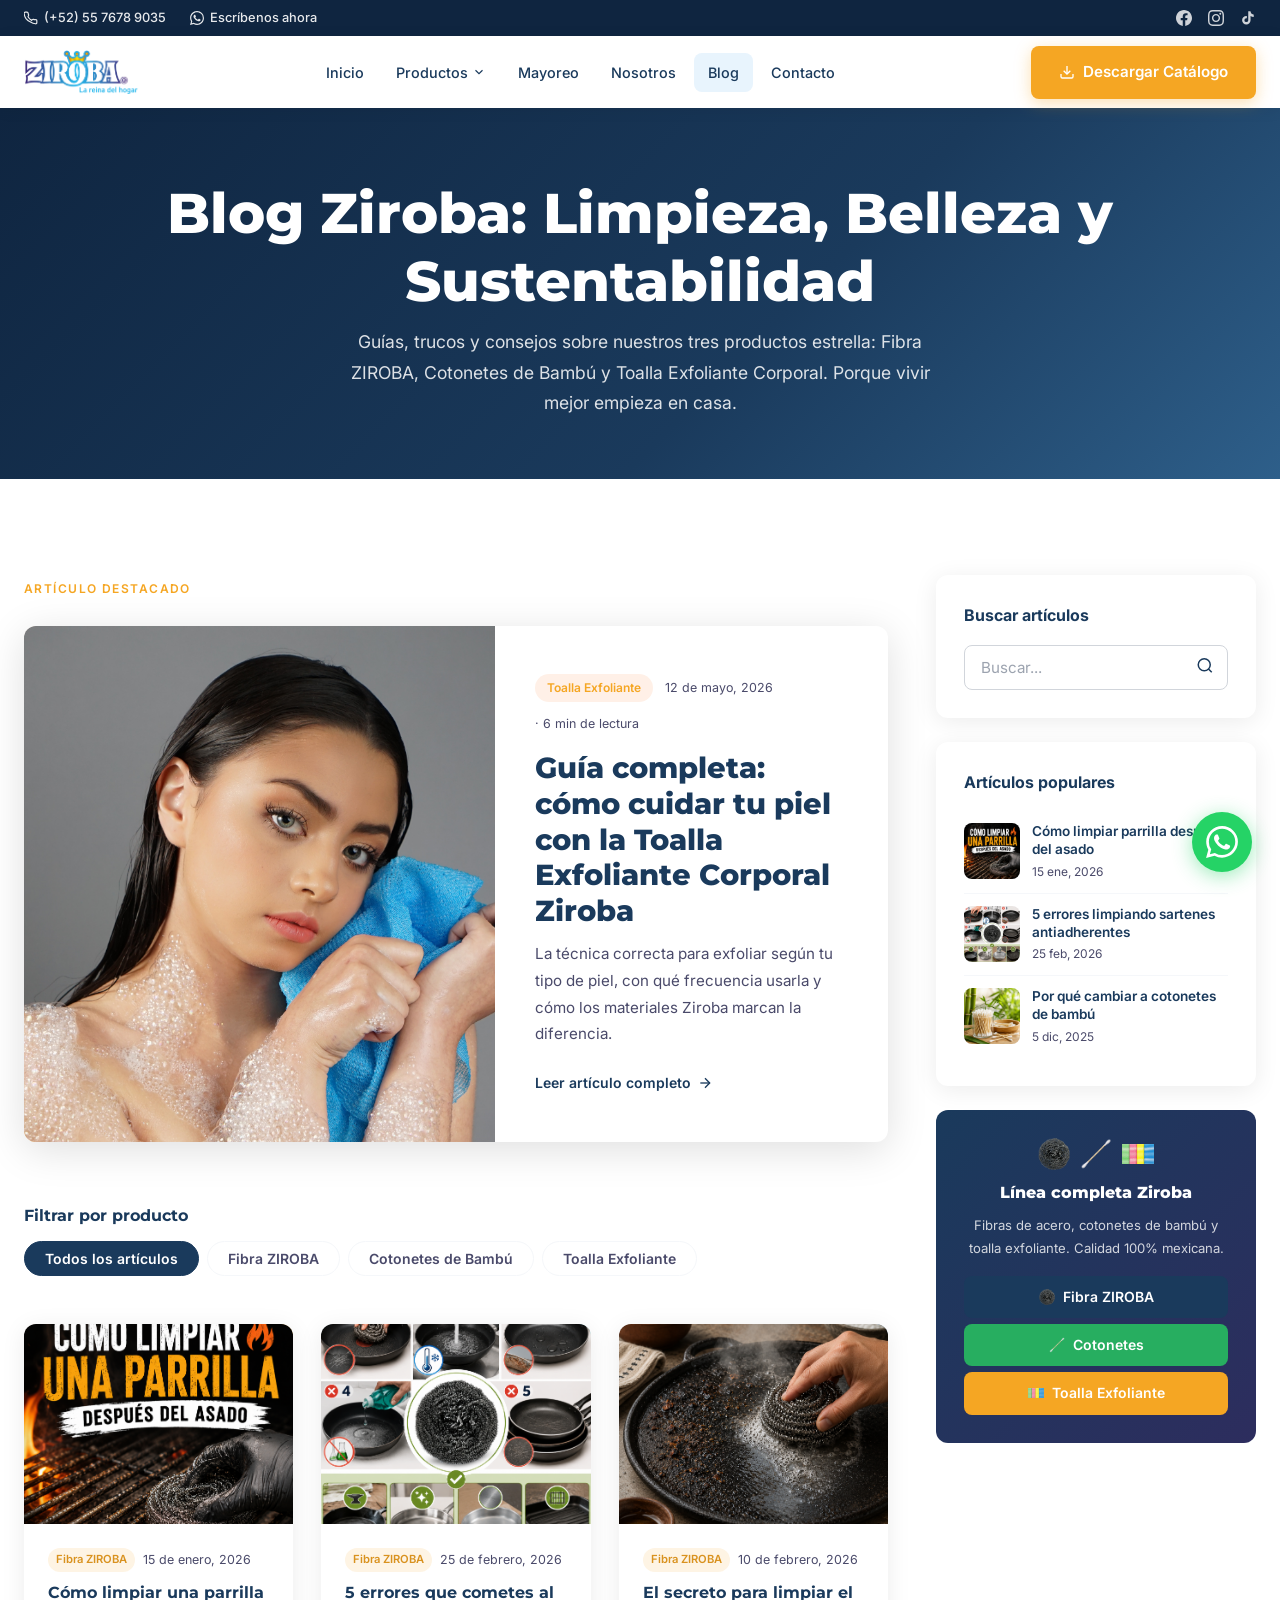
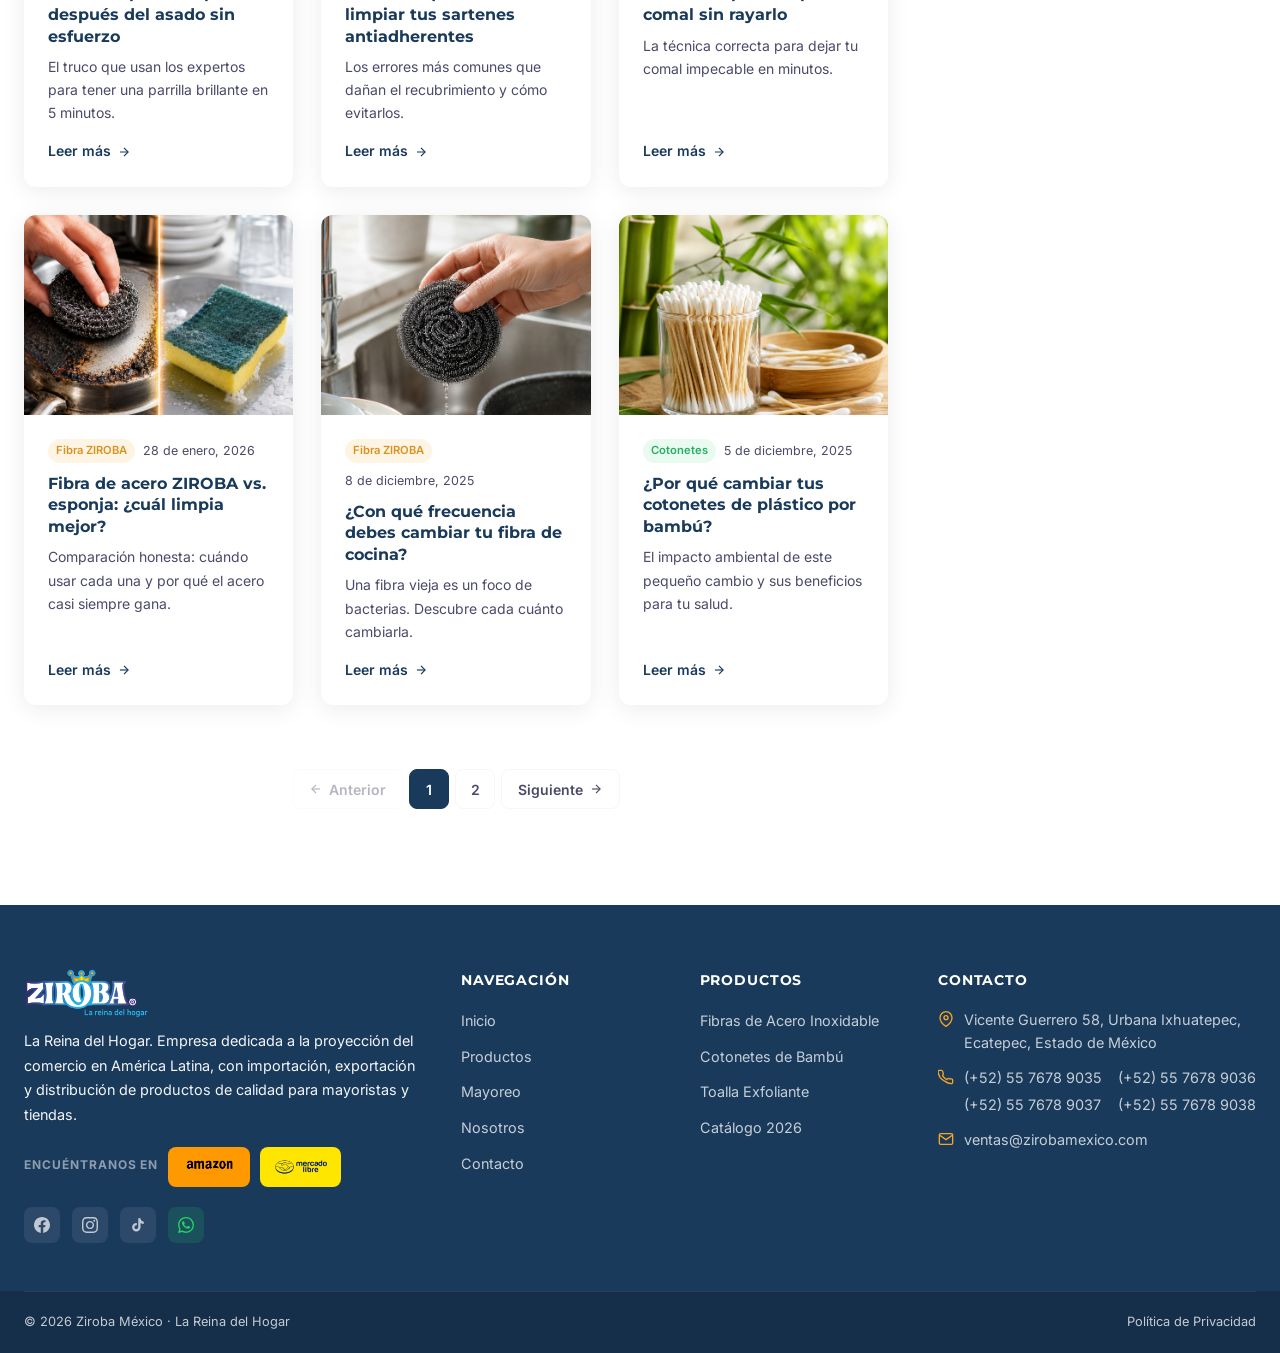
<file: blog.html>
﻿<!DOCTYPE html>
<html lang="es-MX">
<head>
  <meta charset="UTF-8">
  <meta name="viewport" content="width=device-width, initial-scale=1.0">
  <title>Blog — Consejos de Limpieza para el Hogar | Ziroba México</title>
  <meta name="description" content="Blog Ziroba: guías de limpieza para cocina, cuidado de piel con toalla exfoliante y vida sustentable con cotonetes de bambú. Consejos prácticos para el hogar.">
  <link rel="canonical" href="https://zirobamexico.com/blog.html">
  <meta property="og:title" content="Blog — Consejos de Limpieza para el Hogar | Ziroba México">
  <meta property="og:description" content="Guías de limpieza para cocina, cuidado de piel con toalla exfoliante y vida sustentable con cotonetes de bambú. Consejos prácticos para el hogar.">
  <meta property="og:type" content="website">
  <meta property="og:url" content="https://zirobamexico.com/blog.html">
  <meta property="og:image" content="https://zirobamexico.com/imagenes/zirobalogo.png">
  <meta property="og:image:alt" content="Ziroba México — Blog de limpieza">
  <meta property="og:locale" content="es_MX">
  <meta name="twitter:card" content="summary">
  <meta name="twitter:title" content="Blog — Consejos de Limpieza para el Hogar | Ziroba México">
  <meta name="twitter:description" content="Guías de limpieza para cocina, cuidado de piel con toalla exfoliante y vida sustentable con cotonetes de bambú. Consejos prácticos para el hogar.">
  <meta name="twitter:image" content="https://zirobamexico.com/imagenes/zirobalogo.png">
  <link rel="stylesheet" href="css/main.css">
  <style>
    .blog-hero {
      background: linear-gradient(135deg, var(--teal-dark) 0%, var(--teal) 60%, var(--teal-light) 100%);
      padding: 72px 0 60px;
    }
    .blog-hero h1 { color: white; margin-bottom: 12px; }
    .blog-hero p { color: rgba(255,255,255,.85); font-size: 1.1rem; max-width: 540px; }

    /* Filtros de categoría */
    .category-filters {
      display: flex;
      gap: 8px;
      flex-wrap: wrap;
      margin-bottom: 48px;
    }
    .filter-btn {
      padding: 8px 20px;
      border-radius: 24px;
      font-size: .875rem;
      font-weight: 600;
      border: 1.5px solid var(--gray-light);
      color: var(--gray);
      background: white;
      cursor: pointer;
      transition: all var(--transition);
    }
    .filter-btn:hover, .filter-btn.active {
      background: var(--teal);
      color: white;
      border-color: var(--teal);
    }

    /* Artículo destacado */
    .article-featured {
      display: grid;
      grid-template-columns: 1.2fr 1fr;
      gap: 0;
      background: white;
      border-radius: var(--radius);
      box-shadow: var(--shadow-md);
      overflow: hidden;
      margin-bottom: 64px;
      transition: box-shadow var(--transition), transform var(--transition);
    }
    .article-featured:hover { box-shadow: 0 12px 48px rgba(0,0,0,.15); transform: translateY(-4px); }
    .article-featured__img {
      background: linear-gradient(135deg, var(--teal-pale), #B2EBF2);
      display: flex;
      align-items: center;
      justify-content: center;
      font-size: 8rem;
      min-height: 360px;
    }
    .article-featured__body {
      padding: 48px 40px;
      display: flex;
      flex-direction: column;
      justify-content: center;
    }
    .article-featured__meta {
      display: flex;
      align-items: center;
      gap: 12px;
      margin-bottom: 16px;
      flex-wrap: wrap;
    }
    .article-featured__title {
      font-size: clamp(1.3rem, 2.5vw, 1.8rem);
      font-weight: 800;
      color: var(--navy);
      margin-bottom: 12px;
      line-height: 1.25;
    }
    .article-featured__excerpt {
      color: var(--gray);
      font-size: .95rem;
      line-height: 1.75;
      margin-bottom: 24px;
    }

    /* Grid de artículos */
    .articles-grid {
      display: grid;
      grid-template-columns: repeat(3, 1fr);
      gap: 28px;
    }
    .article-card {
      background: white;
      border-radius: var(--radius);
      box-shadow: var(--shadow);
      overflow: hidden;
      transition: box-shadow var(--transition), transform var(--transition);
      display: flex;
      flex-direction: column;
    }
    .article-card:hover { box-shadow: var(--shadow-md); transform: translateY(-4px); }
    .article-card__img {
      height: 200px;
      display: flex;
      align-items: center;
      justify-content: center;
      font-size: 4.5rem;
      flex-shrink: 0;
    }
    .article-card__body {
      padding: 24px;
      display: flex;
      flex-direction: column;
      flex: 1;
    }
    .article-card__meta {
      display: flex;
      align-items: center;
      gap: 8px;
      margin-bottom: 10px;
      flex-wrap: wrap;
    }
    .article-card__date {
      font-size: .78rem;
      color: var(--gray);
    }
    .article-card__title {
      font-size: 1rem;
      font-weight: 700;
      color: var(--navy);
      margin-bottom: 8px;
      line-height: 1.35;
    }
    .article-card__excerpt {
      font-size: .875rem;
      color: var(--gray);
      line-height: 1.65;
      margin-bottom: 16px;
      flex: 1;
    }
    .article-card__read {
      display: inline-flex;
      align-items: center;
      gap: 6px;
      color: var(--teal);
      font-weight: 600;
      font-size: .875rem;
      transition: gap var(--transition);
      margin-top: auto;
    }
    .article-card__read:hover { gap: 10px; }

    /* Paginación */
    .pagination {
      display: flex;
      align-items: center;
      justify-content: center;
      gap: 6px;
      margin-top: 64px;
    }
    .page-btn {
      width: 40px;
      height: 40px;
      border-radius: 8px;
      display: flex;
      align-items: center;
      justify-content: center;
      font-size: .875rem;
      font-weight: 600;
      border: 1.5px solid var(--gray-light);
      color: var(--gray);
      background: white;
      cursor: pointer;
      transition: all var(--transition);
    }
    .page-btn:hover, .page-btn.active {
      background: var(--teal);
      color: white;
      border-color: var(--teal);
    }
    .page-btn--prev, .page-btn--next { width: auto; padding: 0 16px; gap: 6px; }

    /* Newsletter lateral */
    .blog-layout { display: grid; grid-template-columns: 1fr 320px; gap: 48px; align-items: start; }
    .sidebar { position: sticky; top: 100px; }
    .sidebar-card {
      background: white;
      border-radius: var(--radius);
      box-shadow: var(--shadow);
      padding: 28px;
      margin-bottom: 24px;
    }
    .sidebar-card__title { font-size: 1rem; font-weight: 700; margin-bottom: 16px; }
    .sidebar-tag {
      display: inline-block;
      padding: 6px 14px;
      border-radius: 20px;
      font-size: .8rem;
      font-weight: 600;
      background: var(--gray-light);
      color: var(--gray);
      margin: 4px;
      cursor: pointer;
      transition: all var(--transition);
    }
    .sidebar-tag:hover { background: var(--teal); color: white; }

    /* ── Blog Modal ── */
    .blog-modal-overlay {
      display: none; position: fixed; inset: 0; z-index: 1000;
      background: rgba(0,0,0,.65); overflow-y: auto; padding: 24px 16px;
    }
    .blog-modal-overlay.open { display: block; }
    .blog-modal {
      max-width: 760px; margin: 0 auto; background: white;
      border-radius: var(--radius); overflow: hidden; position: relative;
      animation: modalIn .28s ease;
    }
    @keyframes modalIn {
      from { transform: translateY(28px); opacity: 0; }
      to   { transform: translateY(0); opacity: 1; }
    }
    .blog-modal__close {
      position: absolute; top: 14px; right: 14px; z-index: 10;
      width: 36px; height: 36px; border-radius: 50%;
      background: rgba(0,0,0,.4); border: none; color: white;
      font-size: 1.1rem; cursor: pointer; line-height: 1;
      display: flex; align-items: center; justify-content: center;
      transition: background .2s;
    }
    .blog-modal__close:hover { background: rgba(0,0,0,.65); }
    .blog-modal__img {
      height: 360px; display: flex; align-items: center;
      justify-content: center; font-size: 6rem;
      position: relative; overflow: hidden;
    }
    .blog-modal__img img {
      position: absolute; inset: 0; width: 100%; height: 100%; object-fit: cover;
    }
    .blog-modal__body { padding: 32px 36px 36px; }
    .blog-modal__body h2 { font-size: 1.45rem; font-weight: 800; color: var(--navy); margin: 14px 0 18px; line-height: 1.25; }
    .blog-modal__body p { color: var(--gray); line-height: 1.8; margin-bottom: 14px; font-size: .95rem; }
    .blog-modal__body h3 { font-size: 1.02rem; font-weight: 700; color: var(--navy); margin: 22px 0 8px; }
    .blog-modal__body ul, .blog-modal__body ol { padding-left: 22px; margin-bottom: 14px; }
    .blog-modal__body li { color: var(--gray); line-height: 1.7; font-size: .95rem; margin-bottom: 5px; }
    .blog-modal__body strong { color: var(--navy); }
    .article-card, .article-featured { cursor: pointer; }

    @media (max-width: 1024px) {
      .blog-layout { grid-template-columns: 1fr; }
      .sidebar { position: static; }
      .articles-grid { grid-template-columns: repeat(2, 1fr); }
    }
    @media (max-width: 768px) {
      .article-featured { grid-template-columns: 1fr; }
      .article-featured__img { min-height: 200px; }
      .article-featured__body { padding: 28px 24px; }
      .articles-grid { grid-template-columns: 1fr; }
    }
  </style>
</head>
<body>

  <!-- UTILITY BAR -->
  <div class="utility-bar">
    <div class="container">
      <div class="utility-bar__inner">
        <div class="utility-bar__contact">
          <a href="tel:+525576789035" class="utility-bar__item">
            <svg xmlns="http://www.w3.org/2000/svg" viewBox="0 0 24 24" fill="none" stroke="currentColor" stroke-width="2"><path d="M22 16.92v3a2 2 0 01-2.18 2 19.79 19.79 0 01-8.63-3.07A19.5 19.5 0 013.07 12.5 19.79 19.79 0 01.12 4 2 2 0 012.1 2h3a2 2 0 012 1.72c.127.96.361 1.903.7 2.81a2 2 0 01-.45 2.11L6.91 9.91a16 16 0 006.17 6.17l1.08-1.34a2 2 0 012.11-.45c.907.339 1.85.573 2.81.7A2 2 0 0122 16.92z"/></svg>
            (+52) 55 7678 9035
          </a>
          <a href="https://wa.me/525578583609?text=Hola%2C+me+interesa+conocer+los+productos+Ziroba." target="_blank" rel="noopener" class="utility-bar__item">
            <svg xmlns="http://www.w3.org/2000/svg" viewBox="0 0 24 24" fill="currentColor"><path d="M17.472 14.382c-.297-.149-1.758-.867-2.03-.967c-.273-.099-.471-.148-.67.15-.197.297-.767.966-.94 1.164-.173.199-.347.223-.644.075-.297-.15-1.255-.463-2.39-1.475-.883-.788-1.48-1.761-1.653-2.059-.173-.297-.018-.458.13-.606.134-.133.298-.347.446-.52.149-.174.198-.298.298-.497.099-.198.05-.371-.025-.52-.075-.149-.669-1.612-.916-2.207-.242-.579-.487-.5-.669-.51-.173-.008-.371-.01-.57-.01-.198 0-.52.074-.792.372-.272.297-1.04 1.016-1.04 2.479 0 1.462 1.065 2.875 1.213 3.074.149.198 2.096 3.2 5.077 4.487.709.306 1.262.489 1.694.625.712.227 1.36.195 1.871.118.571-.085 1.758-.719 2.006-1.413.248-.694.248-1.289.173-1.413-.074-.124-.272-.198-.57-.347m-5.421 7.403h-.004a9.87 9.87 0 01-5.031-1.378l-.361-.214-3.741.982.998-3.648-.235-.374a9.86 9.86 0 01-1.51-5.26c.001-5.45 4.436-9.884 9.888-9.884 2.64 0 5.122 1.03 6.988 2.898a9.825 9.825 0 012.893 6.994c-.003 5.45-4.437 9.884-9.885 9.884m8.413-18.297A11.815 11.815 0 0012.05 0C5.495 0 .16 5.335.157 11.892c0 2.096.547 4.142 1.588 5.945L.057 24l6.305-1.654a11.882 11.882 0 005.683 1.448h.005c6.554 0 11.89-5.335 11.893-11.893a11.821 11.821 0 00-3.48-8.413z"/></svg>
            Escríbenos ahora
          </a>
        </div>
        <div class="utility-bar__socials">
          <a href="https://www.facebook.com/ZirobaMX" target="_blank" rel="noopener" aria-label="Facebook"><svg xmlns="http://www.w3.org/2000/svg" viewBox="0 0 24 24" fill="currentColor"><path d="M24 12.073c0-6.627-5.373-12-12-12s-12 5.373-12 12c0 5.99 4.388 10.954 10.125 11.854v-8.385H7.078v-3.47h3.047V9.43c0-3.007 1.792-4.669 4.533-4.669 1.312 0 2.686.235 2.686.235v2.953H15.83c-1.491 0-1.956.925-1.956 1.874v2.25h3.328l-.532 3.47h-2.796v8.385C19.612 23.027 24 18.062 24 12.073z"/></svg></a>
          <a href="https://www.instagram.com/zirobamexico/" target="_blank" rel="noopener" aria-label="Instagram"><svg xmlns="http://www.w3.org/2000/svg" viewBox="0 0 24 24" fill="currentColor"><path d="M12 2.163c3.204 0 3.584.012 4.85.07 3.252.148 4.771 1.691 4.919 4.919.058 1.265.069 1.645.069 4.849 0 3.205-.012 3.584-.069 4.849-.149 3.225-1.664 4.771-4.919 4.919-1.266.058-1.644.07-4.85.07-3.204 0-3.584-.012-4.849-.07-3.26-.149-4.771-1.699-4.919-4.92-.058-1.265-.07-1.644-.07-4.849 0-3.204.013-3.583.07-4.849.149-3.227 1.664-4.771 4.919-4.919 1.266-.057 1.645-.069 4.849-.069zm0-2.163c-3.259 0-3.667.014-4.947.072-4.358.2-6.78 2.618-6.98 6.98-.059 1.281-.073 1.689-.073 4.948 0 3.259.014 3.668.072 4.948.2 4.358 2.618 6.78 6.98 6.98 1.281.058 1.689.072 4.948.072 3.259 0 3.668-.014 4.948-.072 4.354-.2 6.782-2.618 6.979-6.98.059-1.28.073-1.689.073-4.948 0-3.259-.014-3.667-.072-4.947-.196-4.354-2.617-6.78-6.979-6.98-1.281-.059-1.69-.073-4.949-.073zm0 5.838c-3.403 0-6.162 2.759-6.162 6.162s2.759 6.163 6.162 6.163 6.162-2.759 6.162-6.163c0-3.403-2.759-6.162-6.162-6.162zm0 10.162c-2.209 0-4-1.79-4-4 0-2.209 1.791-4 4-4s4 1.791 4 4c0 2.21-1.791 4-4 4zm6.406-11.845c-.796 0-1.441.645-1.441 1.44s.645 1.44 1.441 1.44c.795 0 1.439-.645 1.439-1.44s-.644-1.44-1.439-1.44z"/></svg></a><a href="https://www.tiktok.com/@zirobamexico" target="_blank" rel="noopener" aria-label="TikTok"><svg xmlns="http://www.w3.org/2000/svg" viewBox="0 0 24 24" fill="currentColor"><path d="M19.59 6.69a4.83 4.83 0 01-3.77-4.25V2h-3.45v13.67a2.89 2.89 0 01-2.88 2.5 2.89 2.89 0 01-2.89-2.89 2.89 2.89 0 012.89-2.89c.28 0 .54.04.79.1V9.01a6.33 6.33 0 00-.79-.05 6.34 6.34 0 00-6.34 6.34 6.34 6.34 0 006.34 6.34 6.34 6.34 0 006.33-6.34V8.83a8.18 8.18 0 004.78 1.52V6.9a4.85 4.85 0 01-1.01-.21z"/></svg></a>
        </div>
      </div>
    </div>
  </div>

  <!-- NAVBAR -->
  <nav class="navbar">
    <div class="container">
      <div class="navbar__inner">
        <a href="index.html" class="navbar__logo">
          <img src="imagenes/zirobalogo.png" alt="Ziroba México" style="height:44px;width:auto;object-fit:contain;">
        </a>
        <div class="navbar__nav">
          <a href="index.html" class="navbar__link">Inicio</a>
          <div class="navbar__dropdown">
            <a href="productos.html" class="navbar__link navbar__dropdown-toggle">
              Productos
              <svg xmlns="http://www.w3.org/2000/svg" viewBox="0 0 24 24" fill="none" stroke="currentColor" stroke-width="2"><polyline points="6 9 12 15 18 9"/></svg>
            </a>
            <div class="navbar__dropdown-menu">
              <a href="productos.html#fibras" class="navbar__dropdown-item">
                <img src="imagenes/iconos%20productos/fibra.png" style="width:22px;height:22px;object-fit:contain;flex-shrink:0;">
                Fibras de Acero Inoxidable
              </a>
              <a href="productos.html#toallas" class="navbar__dropdown-item">
                <img src="imagenes/iconos%20productos/toalla.png" style="width:22px;height:22px;object-fit:contain;flex-shrink:0;">
                Toalla Exfoliante
              </a>
              <a href="productos.html#cotonetes" class="navbar__dropdown-item">
                <img src="imagenes/iconos%20productos/cotonete.png" style="width:22px;height:22px;object-fit:contain;flex-shrink:0;">
                Cotonetes de Bambú
              </a>
            </div>
          </div>
          <a href="distribuidores.html" class="navbar__link">Mayoreo</a>
          <a href="nosotros.html" class="navbar__link">Nosotros</a>
          <!--  <a href="donde-comprar.html" class="navbar__link">Dónde Comprar</a> -->
          <a href="blog.html" class="navbar__link active">Blog</a>
          <a href="contacto.html" class="navbar__link">Contacto</a>
        </div>
        <a href="catalogo.html" class="btn btn--primary navbar__cta">
          <svg xmlns="http://www.w3.org/2000/svg" width="16" height="16" viewBox="0 0 24 24" fill="none" stroke="currentColor" stroke-width="2"><path d="M21 15v4a2 2 0 01-2 2H5a2 2 0 01-2-2v-4"/><polyline points="7 10 12 15 17 10"/><line x1="12" y1="15" x2="12" y2="3"/></svg>
          Descargar Catálogo
        </a>
        <button class="navbar__hamburger" aria-label="Abrir menú"><span></span><span></span><span></span></button>
      </div>
    </div>
  </nav>

  <div class="navbar__mobile">
    <a href="index.html" class="navbar__mobile-link">Inicio</a>
    <a href="productos.html" class="navbar__mobile-link">Productos</a>
    <a href="distribuidores.html" class="navbar__mobile-link">Mayoreo</a>
    <a href="nosotros.html" class="navbar__mobile-link">Nosotros</a>
   <!-- <a href="donde-comprar.html" class="navbar__mobile-link">Dónde Comprar</a> -->
    <a href="blog.html" class="navbar__mobile-link">Blog</a>
    <a href="contacto.html" class="navbar__mobile-link">Contacto</a>
    <div class="navbar__mobile-ctas">
      <a href="catalogo.html" class="btn btn--primary" style="justify-content:center;">Descargar Catálogo</a>
    </div>
  </div>

   <!-- HERO  -->
  <section class="blog-hero" style="text-align:center;">
    <div class="container">
      <h1>Blog Ziroba: Limpieza, Belleza y Sustentabilidad</h1>
      <p style="max-width:600px;margin-left:auto;margin-right:auto;">Guías, trucos y consejos sobre nuestros tres productos estrella: Fibra ZIROBA, Cotonetes de Bambú y Toalla Exfoliante Corporal. Porque vivir mejor empieza en casa.</p>
    </div>
  </section>

  <!-- CONTENIDO PRINCIPAL -->
  <section class="section">
    <div class="container">
      <div class="blog-layout">

        <!-- COLUMNA PRINCIPAL -->
        <div>

          <!-- ARTÍCULO DESTACADO -->
          <div style="margin-bottom:16px;">
            <span class="section-label">Artículo destacado</span>
          </div>
          <div class="article-featured reveal" style="display:grid;" onclick="openBlogModal('toalla-guia')">
            <div class="article-featured__img" style="background:linear-gradient(135deg,#FFF0E8,#F5A623);position:relative;overflow:hidden;">
              🛁
              <img src="imagenes/blog/toalla-guia.jpg" alt="Toalla Exfoliante Ziroba" style="position:absolute;inset:0;width:100%;height:100%;object-fit:cover;" onerror="this.style.display='none'">
            </div>
            <div class="article-featured__body">
              <div class="article-featured__meta">
                <span class="badge badge--orange">Toalla Exfoliante</span>
                <span class="article-card__date">12 de mayo, 2026</span>
                <span style="font-size:.78rem;color:var(--gray);">· 6 min de lectura</span>
              </div>
              <h2 class="article-featured__title">Guía completa: cómo cuidar tu piel con la Toalla Exfoliante Corporal Ziroba</h2>
              <p class="article-featured__excerpt">La técnica correcta para exfoliar según tu tipo de piel, con qué frecuencia usarla y cómo los materiales Ziroba marcan la diferencia.</p>
              <div style="display:flex;align-items:center;gap:10px;">
                <span class="article-card__read">
                  Leer artículo completo
                  <svg xmlns="http://www.w3.org/2000/svg" width="16" height="16" viewBox="0 0 24 24" fill="none" stroke="currentColor" stroke-width="2"><line x1="5" y1="12" x2="19" y2="12"/><polyline points="12 5 19 12 12 19"/></svg>
                </span>
              </div>
            </div>
          </div>

          <!-- FILTROS DE CATEGORÍA -->
          <div style="margin: 48px 0 32px;">
            <h3 style="margin-bottom:16px;font-size:1rem;">Filtrar por producto</h3>
            <div class="category-filters">
              <button class="filter-btn active" onclick="filtrarCategoria('todos', this)">Todos los artículos</button>
              <button class="filter-btn" onclick="filtrarCategoria('fibras', this)"> Fibra ZIROBA</button>
              <button class="filter-btn" onclick="filtrarCategoria('cotonetes', this)"> Cotonetes de Bambú</button>
              <button class="filter-btn" onclick="filtrarCategoria('toallas', this)"> Toalla Exfoliante</button>
            </div>
          </div>

          <!-- GRID DE ARTÍCULOS -->
          <div class="articles-grid" id="articles-grid">

            <!-- FIBRA ZIROBA -->
            <article class="article-card reveal" data-cat="fibras" onclick="openBlogModal('parrilla')">
              <div class="article-card__img" style="background:linear-gradient(135deg,#FFF3ED,#D9921F);position:relative;overflow:hidden;">
                🥩<img src="imagenes/blog/parrilla.png" alt="CÃ³mo limpiar una parrilla con fibra de acero inoxidable Ziroba" style="position:absolute;inset:0;width:100%;height:100%;object-fit:cover;" onerror="this.style.display='none'">
              </div>
              <div class="article-card__body">
                <div class="article-card__meta">
                  <span class="badge badge--teal" style="font-size:.7rem;padding:3px 8px;">Fibra ZIROBA</span>
                  <span class="article-card__date">15 de enero, 2026</span>
                </div>
                <h3 class="article-card__title">Cómo limpiar una parrilla después del asado sin esfuerzo</h3>
                <p class="article-card__excerpt">El truco que usan los expertos para tener una parrilla brillante en 5 minutos.</p>
                <span class="article-card__read">Leer más <svg xmlns="http://www.w3.org/2000/svg" width="14" height="14" viewBox="0 0 24 24" fill="none" stroke="currentColor" stroke-width="2"><line x1="5" y1="12" x2="19" y2="12"/><polyline points="12 5 19 12 12 19"/></svg></span>
              </div>
            </article>

            <article class="article-card reveal reveal-delay-1" data-cat="fibras" onclick="openBlogModal('sartenes')">
              <div class="article-card__img" style="background:linear-gradient(135deg,var(--teal-pale),#80DEEA);position:relative;overflow:hidden;">
                ✨<img src="imagenes/blog/sartenes.png" alt="Sartenes antiadherentes limpieza con fibra Ziroba" style="position:absolute;inset:0;width:100%;height:100%;object-fit:cover;" onerror="this.style.display='none'">
              </div>
              <div class="article-card__body">
                <div class="article-card__meta">
                  <span class="badge badge--teal" style="font-size:.7rem;padding:3px 8px;">Fibra ZIROBA</span>
                  <span class="article-card__date">25 de febrero, 2026</span>
                </div>
                <h3 class="article-card__title">5 errores que cometes al limpiar tus sartenes antiadherentes</h3>
                <p class="article-card__excerpt">Los errores más comunes que dañan el recubrimiento y cómo evitarlos.</p>
                <span class="article-card__read">Leer más <svg xmlns="http://www.w3.org/2000/svg" width="14" height="14" viewBox="0 0 24 24" fill="none" stroke="currentColor" stroke-width="2"><line x1="5" y1="12" x2="19" y2="12"/><polyline points="12 5 19 12 12 19"/></svg></span>
              </div>
            </article>

            <article class="article-card reveal reveal-delay-2" data-cat="fibras" onclick="openBlogModal('comal')">
              <div class="article-card__img" style="background:linear-gradient(135deg,#E8F4FD,#1A3A5C);position:relative;overflow:hidden;">
                🫕<img src="imagenes/blog/comal.png" alt="Limpiar comal sin rayar con fibra de acero Ziroba" style="position:absolute;inset:0;width:100%;height:100%;object-fit:cover;" onerror="this.style.display='none'">
              </div>
              <div class="article-card__body">
                <div class="article-card__meta">
                  <span class="badge badge--teal" style="font-size:.7rem;padding:3px 8px;">Fibra ZIROBA</span>
                  <span class="article-card__date">10 de febrero, 2026</span>
                </div>
                <h3 class="article-card__title">El secreto para limpiar el comal sin rayarlo</h3>
                <p class="article-card__excerpt">La técnica correcta para dejar tu comal impecable en minutos.</p>
                <span class="article-card__read">Leer más <svg xmlns="http://www.w3.org/2000/svg" width="14" height="14" viewBox="0 0 24 24" fill="none" stroke="currentColor" stroke-width="2"><line x1="5" y1="12" x2="19" y2="12"/><polyline points="12 5 19 12 12 19"/></svg></span>
              </div>
            </article>

            <article class="article-card reveal" data-cat="fibras" onclick="openBlogModal('fibra-vs-plastico')">
              <div class="article-card__img" style="background:linear-gradient(135deg,#FFF3ED,#FFAB76);position:relative;overflow:hidden;">
                🧽<img src="imagenes/blog/fibravsplstico.png" alt="" style="position:absolute;inset:0;width:100%;height:100%;object-fit:cover;" onerror="this.style.display='none'">
              </div>
              <div class="article-card__body">
                <div class="article-card__meta">
                  <span class="badge badge--teal" style="font-size:.7rem;padding:3px 8px;">Fibra ZIROBA</span>
                  <span class="article-card__date">28 de enero, 2026</span>
                </div>
                <h3 class="article-card__title">Fibra de acero ZIROBA vs. esponja: ¿cuál limpia mejor?</h3>
                <p class="article-card__excerpt">Comparación honesta: cuándo usar cada una y por qué el acero casi siempre gana.</p>
                <span class="article-card__read">Leer más <svg xmlns="http://www.w3.org/2000/svg" width="14" height="14" viewBox="0 0 24 24" fill="none" stroke="currentColor" stroke-width="2"><line x1="5" y1="12" x2="19" y2="12"/><polyline points="12 5 19 12 12 19"/></svg></span>
              </div>
            </article>

            <article class="article-card reveal reveal-delay-1" data-cat="fibras" onclick="openBlogModal('frecuencia-fibra')">
              <div class="article-card__img" style="background:linear-gradient(135deg,#E8F4FD,#26C6DA);position:relative;overflow:hidden;">
                🔬<img src="imagenes/blog/fracuenciafibra.png" alt="" style="position:absolute;inset:0;width:100%;height:100%;object-fit:cover;" onerror="this.style.display='none'">
              </div>
              <div class="article-card__body">
                <div class="article-card__meta">
                  <span class="badge badge--teal" style="font-size:.7rem;padding:3px 8px;">Fibra ZIROBA</span>
                  <span class="article-card__date">8 de diciembre, 2025</span>
                </div>
                <h3 class="article-card__title">¿Con qué frecuencia debes cambiar tu fibra de cocina?</h3>
                <p class="article-card__excerpt">Una fibra vieja es un foco de bacterias. Descubre cada cuánto cambiarla.</p>
                <span class="article-card__read">Leer más <svg xmlns="http://www.w3.org/2000/svg" width="14" height="14" viewBox="0 0 24 24" fill="none" stroke="currentColor" stroke-width="2"><line x1="5" y1="12" x2="19" y2="12"/><polyline points="12 5 19 12 12 19"/></svg></span>
              </div>
            </article>

            <!-- COTONETES DE BAMBÚ -->
            <article class="article-card reveal reveal-delay-2" data-cat="cotonetes" onclick="openBlogModal('cotonetes-bambu')">
              <div class="article-card__img" style="background:linear-gradient(135deg,#F0FFF4,#2ECC71);position:relative;overflow:hidden;">
                🌿<img src="imagenes/blog/cotonetes-bambu.png" alt="Cotonetes de bambÃº Ziroba biodegradables sostenibles" style="position:absolute;inset:0;width:100%;height:100%;object-fit:cover;" onerror="this.style.display='none'">
              </div>
              <div class="article-card__body">
                <div class="article-card__meta">
                  <span class="badge" style="background:rgba(46,204,113,.1);color:#27ae60;font-size:.7rem;padding:3px 8px;">Cotonetes</span>
                  <span class="article-card__date">5 de diciembre, 2025</span>
                </div>
                <h3 class="article-card__title">¿Por qué cambiar tus cotonetes de plástico por bambú?</h3>
                <p class="article-card__excerpt">El impacto ambiental de este pequeño cambio y sus beneficios para tu salud.</p>
                <span class="article-card__read">Leer más <svg xmlns="http://www.w3.org/2000/svg" width="14" height="14" viewBox="0 0 24 24" fill="none" stroke="currentColor" stroke-width="2"><line x1="5" y1="12" x2="19" y2="12"/><polyline points="12 5 19 12 12 19"/></svg></span>
              </div>
            </article>

            <article class="article-card reveal" data-cat="cotonetes" onclick="openBlogModal('10-usos-cotonetes')">
              <div class="article-card__img" style="background:linear-gradient(135deg,#E8F5E9,#66BB6A);position:relative;overflow:hidden;">
                ♻️<img src="imagenes/blog/10-usos-cotonetes.png" alt="" style="position:absolute;inset:0;width:100%;height:100%;object-fit:cover;" onerror="this.style.display='none'">
              </div>
              <div class="article-card__body">
                <div class="article-card__meta">
                  <span class="badge" style="background:rgba(46,204,113,.1);color:#27ae60;font-size:.7rem;padding:3px 8px;">Cotonetes</span>
                  <span class="article-card__date">18 de diciembre, 2025</span>
                </div>
                <h3 class="article-card__title">10 usos de los cotonetes de bambú que probablemente no conocías</h3>
                <p class="article-card__excerpt">Más allá del oído: maquillaje, electrónicos, bebés y mucho más.</p>
                <span class="article-card__read">Leer más <svg xmlns="http://www.w3.org/2000/svg" width="14" height="14" viewBox="0 0 24 24" fill="none" stroke="currentColor" stroke-width="2"><line x1="5" y1="12" x2="19" y2="12"/><polyline points="12 5 19 12 12 19"/></svg></span>
              </div>
            </article>

            <article class="article-card reveal reveal-delay-1" data-cat="cotonetes" onclick="openBlogModal('bebes-cotonetes')">
              <div class="article-card__img" style="background:linear-gradient(135deg,#F0FFF4,#A5D6A7);position:relative;overflow:hidden;">
                👶<img src="imagenes/blog/bebes-cotonetes.png" alt="" style="position:absolute;inset:0;width:100%;height:100%;object-fit:cover;" onerror="this.style.display='none'">
              </div>
              <div class="article-card__body">
                <div class="article-card__meta">
                  <span class="badge" style="background:rgba(46,204,113,.1);color:#27ae60;font-size:.7rem;padding:3px 8px;">Cotonetes</span>
                  <span class="article-card__date">3 de febrero, 2026</span>
                </div>
                <h3 class="article-card__title">Bebés y cotonetes de bambú: la opción más segura y natural</h3>
                <p class="article-card__excerpt">Bambú libre de toxinas: la elección perfecta para el cuidado más delicado.</p>
                <span class="article-card__read">Leer más <svg xmlns="http://www.w3.org/2000/svg" width="14" height="14" viewBox="0 0 24 24" fill="none" stroke="currentColor" stroke-width="2"><line x1="5" y1="12" x2="19" y2="12"/><polyline points="12 5 19 12 12 19"/></svg></span>
              </div>
            </article>

            <!-- TOALLA EXFOLIANTE -->
            <article class="article-card reveal reveal-delay-2" data-cat="toallas" onclick="openBlogModal('toalla-paso-a-paso')">
              <div class="article-card__img" style="background:linear-gradient(135deg,#FFF0E8,#F5A623);position:relative;overflow:hidden;">
                🛁<img src="imagenes/blog/toalla-paso-a-paso.jpg" alt="CÃ³mo usar la toalla exfoliante corporal Ziroba paso a paso" style="position:absolute;inset:0;width:100%;height:100%;object-fit:cover;" onerror="this.style.display='none'">
              </div>
              <div class="article-card__body">
                <div class="article-card__meta">
                  <span class="badge badge--orange" style="font-size:.7rem;padding:3px 8px;">Toalla Exfoliante</span>
                  <span class="article-card__date">22 de abril, 2026</span>
                </div>
                <h3 class="article-card__title">Cómo usar la Toalla Exfoliante Corporal Ziroba paso a paso</h3>
                <p class="article-card__excerpt">Técnica, frecuencia de uso y cómo adaptarla a tu tipo de piel.</p>
                <span class="article-card__read">Leer más <svg xmlns="http://www.w3.org/2000/svg" width="14" height="14" viewBox="0 0 24 24" fill="none" stroke="currentColor" stroke-width="2"><line x1="5" y1="12" x2="19" y2="12"/><polyline points="12 5 19 12 12 19"/></svg></span>
              </div>
            </article>

            <article class="article-card reveal" data-cat="toallas" onclick="openBlogModal('exfoliacion-beneficios')">
              <div class="article-card__img" style="background:linear-gradient(135deg,#FFF3ED,#FFCC99);position:relative;overflow:hidden;">
                🧖<img src="imagenes/blog/exfoliacion-beneficios.png" alt="Beneficios de la exfoliaciÃ³n corporal con toalla Ziroba" style="position:absolute;inset:0;width:100%;height:100%;object-fit:cover;" onerror="this.style.display='none'">
              </div>
              <div class="article-card__body">
                <div class="article-card__meta">
                  <span class="badge badge--orange" style="font-size:.7rem;padding:3px 8px;">Toalla Exfoliante</span>
                  <span class="article-card__date">10 de marzo, 2026</span>
                </div>
                <h3 class="article-card__title">Beneficios de la exfoliación corporal regular para tu piel</h3>
                <p class="article-card__excerpt">Cómo la exfoliación mejora la circulación, hidratación y luminosidad.</p>
                <span class="article-card__read">Leer más <svg xmlns="http://www.w3.org/2000/svg" width="14" height="14" viewBox="0 0 24 24" fill="none" stroke="currentColor" stroke-width="2"><line x1="5" y1="12" x2="19" y2="12"/><polyline points="12 5 19 12 12 19"/></svg></span>
              </div>
            </article>

            <article class="article-card reveal reveal-delay-1" data-cat="toallas" onclick="openBlogModal('toalla-vs-esponja')">
              <div class="article-card__img" style="background:linear-gradient(135deg,#FFF8F0,#E8840A);position:relative;overflow:hidden;">
                🆚<img src="imagenes/blog/toalla-vs-esponja.png" alt="Toalla exfoliante Ziroba vs esponja de baÃ±o comparativa" style="position:absolute;inset:0;width:100%;height:100%;object-fit:cover;" onerror="this.style.display='none'">
              </div>
              <div class="article-card__body">
                <div class="article-card__meta">
                  <span class="badge badge--orange" style="font-size:.7rem;padding:3px 8px;">Toalla Exfoliante</span>
                  <span class="article-card__date">20 de febrero, 2026</span>
                </div>
                <h3 class="article-card__title">Toalla exfoliante vs. esponja de baño: ¿cuál cuida mejor tu piel?</h3>
                <p class="article-card__excerpt">Comparativa directa: exfoliación, higiene, durabilidad y precio.</p>
                <span class="article-card__read">Leer más <svg xmlns="http://www.w3.org/2000/svg" width="14" height="14" viewBox="0 0 24 24" fill="none" stroke="currentColor" stroke-width="2"><line x1="5" y1="12" x2="19" y2="12"/><polyline points="12 5 19 12 12 19"/></svg></span>
              </div>
            </article>

            <article class="article-card reveal reveal-delay-2" data-cat="cotonetes" onclick="openBlogModal('cotonete-compostable')">
              <div class="article-card__img" style="background:linear-gradient(135deg,#E8F5E9,#388E3C);position:relative;overflow:hidden;">
                🌱<img src="imagenes/blog/cotonete-compostable.png" alt="Cotonete compostable Ziroba ciclo de vida biodegradable" style="position:absolute;inset:0;width:100%;height:100%;object-fit:cover;" onerror="this.style.display='none'">
              </div>
              <div class="article-card__body">
                <div class="article-card__meta">
                  <span class="badge" style="background:rgba(46,204,113,.1);color:#27ae60;font-size:.7rem;padding:3px 8px;">Cotonetes</span>
                  <span class="article-card__date">28 de marzo, 2026</span>
                </div>
                <h3 class="article-card__title">¿Qué sucede con un cotonete compostable después de usarlo?</h3>
                <p class="article-card__excerpt">El ciclo completo: del uso diario al compost que nutre la tierra.</p>
                <span class="article-card__read">Leer más <svg xmlns="http://www.w3.org/2000/svg" width="14" height="14" viewBox="0 0 24 24" fill="none" stroke="currentColor" stroke-width="2"><line x1="5" y1="12" x2="19" y2="12"/><polyline points="12 5 19 12 12 19"/></svg></span>
              </div>
            </article>

          </div>

          <!-- MENSAJE SIN RESULTADOS -->
          <div id="no-articles" style="display:none;text-align:center;padding:64px 0;">
            <div style="font-size:3rem;margin-bottom:16px;">📝</div>
            <h3 style="margin-bottom:8px;">Próximamente más artículos</h3>
            <p>Estamos preparando contenido en esta categoría. Regresa pronto.</p>
          </div>

          <!-- PAGINACIÓN (generada dinámicamente por JS) -->
          <div class="pagination" id="pagination"></div>

        </div>

        <!-- SIDEBAR -->
        <aside class="sidebar">

          <!-- Búsqueda -->
          <div class="sidebar-card">
            <div class="sidebar-card__title">Buscar artículos</div>
            <div style="position:relative;">
              <input type="text" class="form-control" placeholder="Buscar..." id="blog-search" style="padding-right:44px;">
              <button onclick="buscarArticulos()" style="position:absolute;right:10px;top:50%;transform:translateY(-50%);background:none;border:none;color:var(--teal);cursor:pointer;padding:4px;">
                <svg xmlns="http://www.w3.org/2000/svg" width="18" height="18" viewBox="0 0 24 24" fill="none" stroke="currentColor" stroke-width="2"><circle cx="11" cy="11" r="8"/><line x1="21" y1="21" x2="16.65" y2="16.65"/></svg>
              </button>
            </div>
          </div>

          <!-- Artículos populares -->
          <div class="sidebar-card">
            <div class="sidebar-card__title">Artículos populares</div>
            <div style="display:flex;flex-direction:column;gap:0;">
              <a href="javascript:void(0)" onclick="openBlogModal('parrilla')" style="display:flex;gap:12px;padding:12px 0;border-bottom:1px solid var(--gray-light);text-decoration:none;cursor:pointer;">
                <div style="width:56px;height:56px;background:linear-gradient(135deg,#FFF3ED,#D9921F);border-radius:8px;overflow:hidden;position:relative;flex-shrink:0;">
                  <img src="imagenes/blog/parrilla.png" alt="CÃ³mo limpiar una parrilla con fibra de acero inoxidable Ziroba" style="width:100%;height:100%;object-fit:cover;display:block;" onerror="this.style.display='none'">
                </div>
                <div>
                  <div style="font-size:.85rem;font-weight:600;color:var(--navy);line-height:1.3;margin-bottom:3px;">Cómo limpiar parrilla después del asado</div>
                  <div style="font-size:.75rem;color:var(--gray);">15 ene, 2026</div>
                </div>
              </a>
              <a href="javascript:void(0)" onclick="openBlogModal('sartenes')" style="display:flex;gap:12px;padding:12px 0;border-bottom:1px solid var(--gray-light);text-decoration:none;cursor:pointer;">
                <div style="width:56px;height:56px;background:linear-gradient(135deg,var(--teal-pale),#80DEEA);border-radius:8px;overflow:hidden;position:relative;flex-shrink:0;">
                  <img src="imagenes/blog/sartenes.png" alt="Sartenes antiadherentes limpieza con fibra Ziroba" style="width:100%;height:100%;object-fit:cover;display:block;" onerror="this.style.display='none'">
                </div>
                <div>
                  <div style="font-size:.85rem;font-weight:600;color:var(--navy);line-height:1.3;margin-bottom:3px;">5 errores limpiando sartenes antiadherentes</div>
                  <div style="font-size:.75rem;color:var(--gray);">25 feb, 2026</div>
                </div>
              </a>
              <a href="javascript:void(0)" onclick="openBlogModal('cotonetes-bambu')" style="display:flex;gap:12px;padding:12px 0;text-decoration:none;cursor:pointer;">
                <div style="width:56px;height:56px;background:linear-gradient(135deg,#F0FFF4,#2ECC71);border-radius:8px;overflow:hidden;position:relative;flex-shrink:0;">
                  <img src="imagenes/blog/cotonetes-bambu.png" alt="Cotonetes de bambÃº Ziroba biodegradables sostenibles" style="width:100%;height:100%;object-fit:cover;display:block;" onerror="this.style.display='none'">
                </div>
                <div>
                  <div style="font-size:.85rem;font-weight:600;color:var(--navy);line-height:1.3;margin-bottom:3px;">Por qué cambiar a cotonetes de bambú</div>
                  <div style="font-size:.75rem;color:var(--gray);">5 dic, 2025</div>
                </div>
              </a>
            </div>
          </div>


          <!-- CTA productos -->
          <div style="background:linear-gradient(135deg,var(--navy),#2D2D5E);border-radius:var(--radius);padding:28px;color:white;text-align:center;">
            <div style="margin-bottom:10px;display:flex;justify-content:center;gap:10px;">
              <img src="imagenes/iconos%20productos/fibra.png" alt="Fibra" style="width:32px;height:32px;object-fit:contain;">
              <img src="imagenes/iconos%20productos/cotonete.png" alt="Cotonete" style="width:32px;height:32px;object-fit:contain;">
              <img src="imagenes/iconos%20productos/toalla.png" alt="Toalla" style="width:32px;height:32px;object-fit:contain;">
            </div>
            <div style="font-family:'Montserrat',sans-serif;font-weight:800;font-size:1rem;margin-bottom:8px;">Línea completa Ziroba</div>
            <p style="color:rgba(255,255,255,.8);font-size:.82rem;margin-bottom:16px;">Fibras de acero, cotonetes de bambú y toalla exfoliante. Calidad 100% mexicana.</p>
            <a href="productos.html#fibras" class="btn btn--sm" style="width:100%;justify-content:center;background:var(--teal);color:white;margin-bottom:6px;">
              <img src="imagenes/iconos%20productos/fibra.png" alt="" style="width:16px;height:16px;object-fit:contain;"> Fibra ZIROBA
            </a>
            <a href="productos.html#cotonetes" class="btn btn--sm" style="width:100%;justify-content:center;background:#27ae60;color:white;margin-bottom:6px;">
              <img src="imagenes/iconos%20productos/cotonete.png" alt="" style="width:16px;height:16px;object-fit:contain;"> Cotonetes
            </a>
            <a href="productos.html#toallas" class="btn btn--sm" style="width:100%;justify-content:center;background:var(--orange);color:white;">
              <img src="imagenes/iconos%20productos/toalla.png" alt="" style="width:16px;height:16px;object-fit:contain;"> Toalla Exfoliante
            </a>
          </div>

        </aside>

      </div>
    </div>
  </section>

  <!-- BLOG MODAL -->
  <div id="blog-modal-overlay" class="blog-modal-overlay" onclick="if(event.target===this)closeBlogModal()">
    <div class="blog-modal">
      <button class="blog-modal__close" onclick="closeBlogModal()" aria-label="Cerrar">✕</button>
      <div class="blog-modal__img" id="bm-img"></div>
      <div class="blog-modal__body">
        <div style="display:flex;align-items:center;gap:10px;flex-wrap:wrap;margin-bottom:4px;" id="bm-meta"></div>
        <h2 id="bm-title"></h2>
        <div id="bm-content"></div>
        <div style="margin-top:28px;">
          <a id="bm-cta" href="#" class="btn btn--primary">Ver producto</a>
        </div>
      </div>
    </div>
  </div>

  <!-- FOOTER -->
  <footer class="footer">
    <div class="container">
      <div class="footer__grid">
        <div>
          <div class="footer__logo">
            <img src="imagenes/zirobalogo.png" alt="Ziroba México" style="height:48px;width:auto;object-fit:contain;">
          </div>
          <p class="footer__desc">La Reina del Hogar. Empresa dedicada a la proyección del comercio en América Latina, con importación, exportación y distribución de productos de calidad para mayoristas y tiendas.</p>
          <div class="footer__encuentranos">
            <p style="font-size:.75rem;font-weight:700;text-transform:uppercase;letter-spacing:.08em;color:rgba(255,255,255,.5);margin-bottom:6px;">Encuéntranos en</p>
            <a href="https://www.amazon.com.mx/s?srs=121147690011&rh=p_89%3AZIROBA" class="amazon" target="_blank" rel="noopener">
              <img src="imagenes/iconos%20productos/amazon.png" alt="Amazon" style="height:28px;width:auto;object-fit:contain;">
            </a>
            <a href="https://listado.mercadolibre.com.mx/zacate-corporal-ziroba#D[A:Zacate%20Corporal%20Ziroba]" class="ml" target="_blank" rel="noopener">
              <img src="imagenes/iconos%20productos/MERCADO%20LIBRE.png" alt="Mercado Libre" style="height:28px;width:auto;object-fit:contain;">
            </a>
          </div>
          <div class="footer__socials">
            <a href="https://www.facebook.com/ZirobaMX" target="_blank" rel="noopener" class="footer__social-btn" aria-label="Facebook">
              <svg xmlns="http://www.w3.org/2000/svg" viewBox="0 0 24 24" fill="currentColor"><path d="M24 12.073c0-6.627-5.373-12-12-12s-12 5.373-12 12c0 5.99 4.388 10.954 10.125 11.854v-8.385H7.078v-3.47h3.047V9.43c0-3.007 1.792-4.669 4.533-4.669 1.312 0 2.686.235 2.686.235v2.953H15.83c-1.491 0-1.956.925-1.956 1.874v2.25h3.328l-.532 3.47h-2.796v8.385C19.612 23.027 24 18.062 24 12.073z"/></svg>
            </a>
            <a href="https://www.instagram.com/zirobamexico/" target="_blank" rel="noopener" class="footer__social-btn" aria-label="Instagram">
              <svg xmlns="http://www.w3.org/2000/svg" viewBox="0 0 24 24" fill="currentColor"><path d="M12 2.163c3.204 0 3.584.012 4.85.07 3.252.148 4.771 1.691 4.919 4.919.058 1.265.069 1.645.069 4.849 0 3.205-.012 3.584-.069 4.849-.149 3.225-1.664 4.771-4.919 4.919-1.266.058-1.644.07-4.85.07-3.204 0-3.584-.012-4.849-.07-3.26-.149-4.771-1.699-4.919-4.92-.058-1.265-.07-1.644-.07-4.849 0-3.204.013-3.583.07-4.849.149-3.227 1.664-4.771 4.919-4.919 1.266-.057 1.645-.069 4.849-.069zm0-2.163c-3.259 0-3.667.014-4.947.072-4.358.2-6.78 2.618-6.98 6.98-.059 1.281-.073 1.689-.073 4.948 0 3.259.014 3.668.072 4.948.2 4.358 2.618 6.78 6.98 6.98 1.281.058 1.689.072 4.948.072 3.259 0 3.668-.014 4.948-.072 4.354-.2 6.782-2.618 6.979-6.98.059-1.28.073-1.689.073-4.948 0-3.259-.014-3.667-.072-4.947-.196-4.354-2.617-6.78-6.979-6.98-1.281-.059-1.69-.073-4.949-.073zm0 5.838c-3.403 0-6.162 2.759-6.162 6.162s2.759 6.163 6.162 6.163 6.162-2.759 6.162-6.163c0-3.403-2.759-6.162-6.162-6.162zm0 10.162c-2.209 0-4-1.79-4-4 0-2.209 1.791-4 4-4s4 1.791 4 4c0 2.21-1.791 4-4 4zm6.406-11.845c-.796 0-1.441.645-1.441 1.44s.645 1.44 1.441 1.44c.795 0 1.439-.645 1.439-1.44s-.644-1.44-1.439-1.44z"/></svg>
            </a>
            <a href="https://www.tiktok.com/@zirobamexico" target="_blank" rel="noopener" class="footer__social-btn" aria-label="TikTok">
              <svg xmlns="http://www.w3.org/2000/svg" viewBox="0 0 24 24" fill="currentColor"><path d="M19.59 6.69a4.83 4.83 0 01-3.77-4.25V2h-3.45v13.67a2.89 2.89 0 01-2.88 2.5 2.89 2.89 0 01-2.89-2.89 2.89 2.89 0 012.89-2.89c.28 0 .54.04.79.1V9.01a6.33 6.33 0 00-.79-.05 6.34 6.34 0 00-6.34 6.34 6.34 6.34 0 006.34 6.34 6.34 6.34 0 006.33-6.34V8.83a8.18 8.18 0 004.78 1.52V6.9a4.85 4.85 0 01-1.01-.21z"/></svg>
            </a>
            <a href="https://wa.me/525578583609" class="footer__social-btn" aria-label="WhatsApp" style="background:rgba(37,211,102,.15);color:#25D366;">
              <svg xmlns="http://www.w3.org/2000/svg" viewBox="0 0 24 24" fill="currentColor"><path d="M17.472 14.382c-.297-.149-1.758-.867-2.03-.967-.273-.099-.471-.148-.67.15-.197.297-.767.966-.94 1.164-.173.199-.347.223-.644.075-.297-.15-1.255-.463-2.39-1.475-.883-.788-1.48-1.761-1.653-2.059-.173-.297-.018-.458.13-.606.134-.133.298-.347.446-.52.149-.174.198-.298.298-.497.099-.198.05-.371-.025-.52-.075-.149-.669-1.612-.916-2.207-.242-.579-.487-.5-.669-.51-.173-.008-.371-.01-.57-.01-.198 0-.52.074-.792.372-.272.297-1.04 1.016-1.04 2.479 0 1.462 1.065 2.875 1.213 3.074.149.198 2.096 3.2 5.077 4.487.709.306 1.262.489 1.694.625.712.227 1.36.195 1.871.118.571-.085 1.758-.719 2.006-1.413.248-.694.248-1.289.173-1.413-.074-.124-.272-.198-.57-.347m-5.421 7.403h-.004a9.87 9.87 0 01-5.031-1.378l-.361-.214-3.741.982.998-3.648-.235-.374a9.86 9.86 0 01-1.51-5.26c.001-5.45 4.436-9.884 9.888-9.884 2.64 0 5.122 1.03 6.988 2.898a9.825 9.825 0 012.893 6.994c-.003 5.45-4.437 9.884-9.885 9.884m8.413-18.297A11.815 11.815 0 0012.05 0C5.495 0 .16 5.335.157 11.892c0 2.096.547 4.142 1.588 5.945L.057 24l6.305-1.654a11.882 11.882 0 005.683 1.448h.005c6.554 0 11.89-5.335 11.893-11.893a11.821 11.821 0 00-3.48-8.413z"/></svg>
            </a>
          </div>
        </div>
        <div>
          <div class="footer__col-title">Navegación</div>
          <ul class="footer__links">
            <li><a href="index.html">Inicio</a></li>
            <li><a href="productos.html">Productos</a></li>
            <li><a href="distribuidores.html">Mayoreo</a></li>
            <li><a href="nosotros.html">Nosotros</a></li>
           <!-- <li><a href="donde-comprar.html">Dónde Comprar</a></li> -->
            <li><a href="contacto.html">Contacto</a></li>
          </ul>
        </div>
        <div>
          <div class="footer__col-title">Productos</div>
          <ul class="footer__links">
            <li><a href="productos.html#fibras">Fibras de Acero Inoxidable</a></li>
            <li><a href="productos.html#cotonetes">Cotonetes de Bambú</a></li>
            <li><a href="productos.html#toallas">Toalla Exfoliante</a></li>
            <li><a href="catalogo.html">Catálogo 2026</a></li>
          </ul>
        </div>
        <div>
          <div class="footer__col-title">Contacto</div>
          <div class="footer__contact-item">
            <svg xmlns="http://www.w3.org/2000/svg" viewBox="0 0 24 24" fill="none" stroke="#F5A623" stroke-width="2"><path d="M21 10c0 7-9 13-9 13s-9-6-9-13a9 9 0 0118 0z"/><circle cx="12" cy="10" r="3"/></svg>
            <a href="https://maps.app.goo.gl/gzKfzwtEmLWUvBBd7" target="_blank" rel="noopener" style="color:inherit;">Vicente Guerrero 58, Urbana Ixhuatepec,<br>Ecatepec, Estado de México</a>
          </div>
          <div class="footer__contact-item" style="align-items:flex-start;">
            <svg xmlns="http://www.w3.org/2000/svg" viewBox="0 0 24 24" fill="none" stroke="#F5A623" stroke-width="2" style="width:16px;height:16px;flex-shrink:0;margin-top:3px;"><path d="M22 16.92v3a2 2 0 01-2.18 2 19.79 19.79 0 01-8.63-3.07A19.5 19.5 0 013.07 12.5 19.79 19.79 0 01.12 4 2 2 0 012.1 2h3a2 2 0 012 1.72c.127.96.361 1.903.7 2.81a2 2 0 01-.45 2.11L6.91 9.91a16 16 0 006.17 6.17l1.08-1.34a2 2 0 012.11-.45c.907.339 1.85.573 2.81.7A2 2 0 0122 16.92z"/></svg>
            <div style="display:grid;grid-template-columns:1fr 1fr;gap:4px 16px;">
              <a href="tel:+525576789035" style="color:inherit;white-space:nowrap;">(+52) 55 7678 9035</a>
              <a href="tel:+525576789036" style="color:inherit;white-space:nowrap;">(+52) 55 7678 9036</a>
              <a href="tel:+525576789037" style="color:inherit;white-space:nowrap;">(+52) 55 7678 9037</a>
              <a href="tel:+525576789038" style="color:inherit;white-space:nowrap;">(+52) 55 7678 9038</a>
              
            </div>
          </div>
          <div class="footer__contact-item">
            <svg xmlns="http://www.w3.org/2000/svg" viewBox="0 0 24 24" fill="none" stroke="currentColor" stroke-width="2"><path d="M4 4h16c1.1 0 2 .9 2 2v12c0 1.1-.9 2-2 2H4c-1.1 0-2-.9-2-2V6c0-1.1.9-2 2-2z"/><polyline points="22,6 12,13 2,6"/></svg>
            <a href="mailto:ventas@zirobamexico.com" style="color:inherit;">ventas@zirobamexico.com</a>
          </div>
        </div>
      </div>
    </div>
    <div style="background:rgba(0,0,0,.2);">
      <div class="container">
        <div class="footer__bottom">
          <span>© 2026 Ziroba México · La Reina del Hogar</span>
          <a href="#">Política de Privacidad</a>
        </div>
      </div>
    </div>
  </footer>

  <!-- WhatsApp FAB -->
  <a href="https://wa.me/525578583609?text=Hola%2C+me+interesa+conocer+los+productos+Ziroba." target="_blank" rel="noopener" class="wa-fab" aria-label="WhatsApp">
    <svg xmlns="http://www.w3.org/2000/svg" viewBox="0 0 24 24" fill="currentColor"><path d="M17.472 14.382c-.297-.149-1.758-.867-2.03-.967c-.273-.099-.471-.148-.67.15-.197.297-.767.966-.94 1.164-.173.199-.347.223-.644.075-.297-.15-1.255-.463-2.39-1.475-.883-.788-1.48-1.761-1.653-2.059-.173-.297-.018-.458.13-.606.134-.133.298-.347.446-.52.149-.174.198-.298.298-.497.099-.198.05-.371-.025-.52-.075-.149-.669-1.612-.916-2.207-.242-.579-.487-.5-.669-.51-.173-.008-.371-.01-.57-.01-.198 0-.52.074-.792.372-.272.297-1.04 1.016-1.04 2.479 0 1.462 1.065 2.875 1.213 3.074.149.198 2.096 3.2 5.077 4.487.709.306 1.262.489 1.694.625.712.227 1.36.195 1.871.118.571-.085 1.758-.719 2.006-1.413.248-.694.248-1.289.173-1.413-.074-.124-.272-.198-.57-.347m-5.421 7.403h-.004a9.87 9.87 0 01-5.031-1.378l-.361-.214-3.741.982.998-3.648-.235-.374a9.86 9.86 0 01-1.51-5.26c.001-5.45 4.436-9.884 9.888-9.884 2.64 0 5.122 1.03 6.988 2.898a9.825 9.825 0 012.893 6.994c-.003 5.45-4.437 9.884-9.885 9.884m8.413-18.297A11.815 11.815 0 0012.05 0C5.495 0 .16 5.335.157 11.892c0 2.096.547 4.142 1.588 5.945L.057 24l6.305-1.654a11.882 11.882 0 005.683 1.448h.005c6.554 0 11.89-5.335 11.893-11.893a11.821 11.821 0 00-3.48-8.413z"/></svg>
  </a>

  <script src="js/config.js"></script>
  <script src="js/main.js"></script>
  <script>
  // ─── Datos de artículos ────────────────────────────────────────────────────
  const BLOG_ARTICLES = {
    'toalla-guia': {
      title: 'Guía completa: cómo cuidar tu piel con la Toalla Exfoliante Corporal Ziroba',
      category: 'Toalla Exfoliante', badgeClass: 'badge--orange',
      date: '12 de mayo, 2026', readTime: '6 min de lectura',
      imgBg: 'linear-gradient(135deg,#FFF0E8,#F5A623)', emoji: '🛁',
      imgSrc: 'imagenes/blog/toalla-guia.png',
      ctaText: 'Ver Toalla Exfoliante', ctaLink: 'productos.html#toallas',
      content: `<p>La exfoliación corporal es uno de los pasos más importantes del cuidado personal que muchos pasan por alto. La Toalla Exfoliante Corporal Ziroba fue diseñada para hacer este proceso sencillo y accesible para toda la familia.</p>
<h3>¿Por qué exfoliar tu piel?</h3>
<p>La piel se renueva constantemente y las células muertas se acumulan en la superficie, opacando la apariencia y obstruyendo poros. La exfoliación regular elimina esa capa y revela la piel más suave y luminosa que hay debajo.</p>
<h3>La técnica correcta paso a paso</h3>
<ol><li>Moja bien tu piel con agua tibia (no caliente) para abrir los poros</li><li>Aplica tu jabón o gel de baño favorito sobre la toalla</li><li>Realiza movimientos circulares suaves, comenzando desde los pies hacia arriba</li><li>En zonas sensibles usa presión mínima</li><li>Enjuaga con agua fría para cerrar los poros</li><li>Aplica crema hidratante inmediatamente — tu piel la absorberá mucho mejor</li></ol>
<h3>¿Con qué frecuencia usarla?</h3>
<ul><li><strong>Piel normal:</strong> 2–3 veces por semana</li><li><strong>Piel seca o sensible:</strong> 1–2 veces por semana</li><li><strong>Piel grasa:</strong> hasta 3 veces por semana</li></ul>
<h3>¿Cómo cuidar tu Toalla Ziroba?</h3>
<p>Enjuágala bien después de cada uso y déjala secar al aire libre. Lávala con jabón suave una vez a la semana. Una Toalla Ziroba bien cuidada dura meses más que una esponja ordinaria.</p>`
    },
    'parrilla': {
      title: 'Cómo limpiar una parrilla después del asado sin esfuerzo',
      category: 'Fibra ZIROBA', badgeClass: 'badge--teal',
      date: '15 de enero, 2026', readTime: '5 min de lectura',
      imgBg: 'linear-gradient(135deg,#FFF3ED,#D9921F)', emoji: '🥩',
      imgSrc: 'imagenes/blog/parrilla.png',
      ctaText: 'Ver Fibra ZIROBA', ctaLink: 'productos.html#fibras',
      content: `<p>El error más común al limpiar una parrilla es dejarla enfriar completamente. Cuando la grasa se solidifica se vuelve mucho más difícil de remover. El momento ideal es cuando la parrilla está tibia.</p>
<h3>El método paso a paso</h3>
<ol><li>Espera a que la parrilla esté tibia — lo suficiente para manipularla</li><li>Usa la Fibra ZIROBA directamente sobre las rejillas</li><li>Aplica un poco de jabón desengrasante en la fibra</li><li>Frota en la dirección de las rejillas para evitar incrustar más residuos</li><li>Para manchas muy pegadas, deja reposar agua caliente con unas gotas de limón 5 minutos antes</li><li>Enjuaga con agua abundante</li></ol>
<h3>¿Por qué el acero inoxidable funciona mejor?</h3>
<p>El acero inoxidable tiene una dureza mayor que el carbón carbonizado, permitiendo desprenderlo sin dañar el metal de la rejilla. Las esponjas plásticas simplemente redistribuyen la grasa sin eliminarla.</p>
<h3>Tip extra</h3>
<p>Si tu parrilla es de acero inoxidable premium, usa una Fibra ZIROBA de calibre fino para no marcar el acabado. Para parrillas de hierro fundido, el calibre estándar funciona perfecto.</p>`
    },
    'sartenes': {
      title: '5 errores que cometes al limpiar tus sartenes antiadherentes',
      category: 'Fibra ZIROBA', badgeClass: 'badge--teal',
      date: '25 de febrero, 2026', readTime: '4 min de lectura',
      imgBg: 'linear-gradient(135deg,var(--teal-pale),#80DEEA)', emoji: '✨',
      imgSrc: 'imagenes/blog/sartenes.png',
      ctaText: 'Ver Fibra ZIROBA', ctaLink: 'productos.html#fibras',
      content: `<h3>Error #1: Usar fibras de metal en sartén antiadherente</h3>
<p>El teflón y otros recubrimientos se rayan con materiales abrasivos. Para sartenes antiadherentes usa esponja suave. La Fibra ZIROBA es ideal para hierro, acero inoxidable y aluminio sin recubrimiento.</p>
<h3>Error #2: Lavar con agua fría inmediatamente</h3>
<p>El cambio brusco de temperatura puede deformar el sartén. Deja que baje la temperatura antes de lavarlo.</p>
<h3>Error #3: Dejar agua después del lavado</h3>
<p>La humedad residual puede oxidar los bordes metálicos. Siempre seca tu sartén completamente.</p>
<h3>Error #4: Usar detergentes muy agresivos</h3>
<p>Un jabón suave es suficiente. Los desengrasantes industriales degradan gradualmente los recubrimientos.</p>
<h3>Error #5: Apilarlos sin protección</h3>
<p>Pon un trapo o papel entre sartenes para evitar que se rayen entre sí.</p>
<h3>¿Cuándo SÍ usar la Fibra ZIROBA?</h3>
<ul><li>Sartenes de hierro fundido</li><li>Sartenes de acero inoxidable sin recubrimiento</li><li>Sartenes de aluminio con terminado satinado</li><li>Parrillas y comales de hierro</li></ul>`
    },
    'comal': {
      title: 'El secreto para limpiar el comal sin rayarlo',
      category: 'Fibra ZIROBA', badgeClass: 'badge--teal',
      date: '10 de febrero, 2026', readTime: '4 min de lectura',
      imgBg: 'linear-gradient(135deg,#E8F4FD,#1A3A5C)', emoji: '🫕',
      imgSrc: 'imagenes/blog/comal.png',
      ctaText: 'Ver Fibra ZIROBA', ctaLink: 'productos.html#fibras',
      content: `<p>El comal acumula residuos de tortillas quemadas, salsa carbonizada y grasa. Es una de las superficies más difíciles de limpiar precisamente porque trabaja a temperaturas muy altas.</p>
<h3>La técnica correcta</h3>
<ol><li>Deja enfriar el comal hasta que puedas tocarlo con la mano</li><li>Pon agua tibia sobre él y deja reposar 3–5 minutos para ablandar los residuos</li><li>Con la Fibra ZIROBA y jabón, frota en movimientos lineales</li><li>Para manchas muy incrustadas, espolvorea sal gruesa como abrasivo natural adicional</li><li>Enjuaga con agua caliente</li></ol>
<h3>¿Y el comal de barro?</h3>
<p>Para comales de barro, nunca uses fibra de acero — puede dañar la superficie porosa. Usa una fibra vegetal natural. La Fibra ZIROBA es perfecta para comales de hierro o aluminio.</p>
<h3>Consejo de mantenimiento</h3>
<p>Después de lavarlo y secarlo, pasa un trapo con una gota de aceite vegetal. Esto crea una capa protectora que previene la oxidación y facilita la limpieza la próxima vez.</p>`
    },
    'fibra-vs-plastico': {
      title: 'Fibra de acero vs. fibra de plástico: ¿cuál limpia mejor?',
      category: 'Fibra ZIROBA', badgeClass: 'badge--teal',
      date: '28 de enero, 2026', readTime: '5 min de lectura',
      imgBg: 'linear-gradient(135deg,#FFF3ED,#FFAB76)', emoji: '🧽',
      imgSrc: 'imagenes/blog/fibravsplstico.png',
      ctaText: 'Ver Fibra ZIROBA', ctaLink: 'productos.html#fibras',
      content: `<p>¿Cuál de las dos opciones más populares realmente limpia mejor? Aquí va la comparación honesta.</p>
<h3>Poder de limpieza</h3>
<p>El acero gana. Su dureza permite remover grasa carbonizada y residuos incrustados que el plástico no puede eliminar. El plástico funciona solo para limpieza ligera cotidiana.</p>
<h3>Bacterias e higiene</h3>
<p>El acero inoxidable no es poroso, por lo que las bacterias no tienen dónde adherirse. El plástico retiene humedad y puede ser foco de bacterias en 24–48 horas.</p>
<h3>Durabilidad</h3>
<p>Una Fibra ZIROBA de acero dura entre 3 y 6 veces más que una esponja de plástico equivalente. Esto también significa menos basura plástica generada.</p>
<h3>¿Cuándo elegir plástico?</h3>
<p>Solo para superficies muy delicadas (vidrio, cerámica de diseño, teflón) donde el metal podría rayar. Para todo lo demás, el acero inoxidable es superior.</p>
<h3>El veredicto</h3>
<ul><li><strong>Limpieza general de cocina:</strong> Fibra de acero ZIROBA</li><li><strong>Sartenes antiadherentes o vidrio:</strong> Esponja suave</li><li><strong>Parrilla, comal, ollas:</strong> Fibra de acero ZIROBA siempre</li></ul>`
    },
    'frecuencia-fibra': {
      title: '¿Con qué frecuencia debes cambiar tu fibra de cocina?',
      category: 'Fibra ZIROBA', badgeClass: 'badge--teal',
      date: '8 de diciembre, 2025', readTime: '3 min de lectura',
      imgBg: 'linear-gradient(135deg,#E8F4FD,#26C6DA)', emoji: '🔬',
      imgSrc: 'imagenes/blog/fracuenciafibra.png',
      ctaText: 'Ver Fibra ZIROBA', ctaLink: 'productos.html#fibras',
      content: `<p>Una fibra de cocina vieja no solo pierde efectividad — se convierte en un foco de bacterias. Saber cuándo cambiarla puede marcar una diferencia real en la higiene de tu hogar.</p>
<h3>Las señales de alerta</h3>
<ul><li>Olor desagradable incluso después de lavarla</li><li>Color oscurecido que no desaparece</li><li>Fibras sueltas o deshilachadas</li><li>Pérdida de efectividad para limpiar</li></ul>
<h3>¿Cada cuánto cambiarla?</h3>
<p>Cuando notes alguna señal de alerta, o después de 4–6 semanas de uso intensivo diario con la Fibra ZIROBA (vs. 1–2 semanas con fibra de plástico).</p>
<h3>Cómo extender la vida de tu fibra</h3>
<ul><li>Enjuágala muy bien después de cada uso</li><li>Exprime el exceso de agua y guárdala en lugar ventilado</li><li>Una vez a la semana: déjala reposar 10 minutos en agua con vinagre blanco para eliminar bacterias y olores</li></ul>`
    },
    'cotonetes-bambu': {
      title: '¿Por qué cambiar tus cotonetes de plástico por bambú?',
      category: 'Cotonetes de Bambú', badgeStyle: 'background:rgba(46,204,113,.1);color:#27ae60;',
      date: '5 de diciembre, 2025', readTime: '4 min de lectura',
      imgBg: 'linear-gradient(135deg,#F0FFF4,#2ECC71)', emoji: '🌿',
      imgSrc: 'imagenes/blog/cotonetes-bambu.png',
      ctaText: 'Ver Cotonetes de Bambú', ctaLink: 'productos.html#cotonetes',
      content: `<p>Más de 1.5 billones de cotonetes de plástico se producen cada año. Son tan ligeros que el viento los lleva desde los basureros hasta los ríos y océanos, donde tardan hasta 400 años en degradarse.</p>
<h3>El bambú como solución</h3>
<p>El bambú es una de las plantas de crecimiento más rápido del planeta — puede crecer hasta 91 cm en un solo día. Es biodegradable y no requiere pesticidas ni fertilizantes.</p>
<h3>Beneficios para tu salud</h3>
<p>Los cotonetes de plástico pueden liberar micropartículas plásticas durante el uso. El bambú es completamente natural y libre de toxinas, BPA y ftalatos.</p>
<h3>¿Se limpian igual de bien?</h3>
<p>Sí. La punta de algodón 100% es idéntica en ambos casos. El bambú ofrece mejor agarre y mayor resistencia que muchos mangos de plástico delgados.</p>
<h3>Un pequeño cambio, un gran impacto</h3>
<p>Si cada familia mexicana cambiara solo sus cotonetes a bambú, se evitaría la generación de toneladas de plástico al año. Es uno de los cambios más fáciles y económicos que puedes hacer.</p>`
    },
    '10-usos-cotonetes': {
      title: '10 usos de los cotonetes de bambú que probablemente no conocías',
      category: 'Cotonetes de Bambú', badgeStyle: 'background:rgba(46,204,113,.1);color:#27ae60;',
      date: '18 de diciembre, 2025', readTime: '5 min de lectura',
      imgBg: 'linear-gradient(135deg,#E8F5E9,#66BB6A)', emoji: '♻️',
      imgSrc: 'imagenes/blog/10-usos-cotonetes.png',
      ctaText: 'Ver Cotonetes de Bambú', ctaLink: 'productos.html#cotonetes',
      content: `<p>El cotonete de bambú Ziroba es mucho más que un accesorio de higiene personal. Aquí van 10 usos que te sorprenderán:</p>
<ol><li><strong>Limpieza de oídos:</strong> El uso clásico, con presión suave en la parte exterior.</li><li><strong>Corrección de maquillaje:</strong> Perfecto para corregir el delineador o el labial sin empezar de nuevo.</li><li><strong>Limpieza de teclado:</strong> Húmedece con alcohol isopropílico y limpia entre las teclas.</li><li><strong>Cuidado de bebés:</strong> Para limpiar el ombligo, pliegues de piel o detrás de las orejas.</li><li><strong>Limpieza de joyas:</strong> Llega a los rincones más pequeños de tus anillos y cadenas.</li><li><strong>Arreglos de uñas:</strong> Para limpiar el esmalte derramado antes de que seque.</li><li><strong>Puertos de electrónicos:</strong> USB, auriculares, cargadores — el cotonete llega donde ningún trapo puede.</li><li><strong>Aplicación de productos capilares:</strong> Para tratar con precisión la línea del cabello.</li><li><strong>Primeros auxilios:</strong> Para aplicar antiséptico en heridas pequeñas.</li><li><strong>Arte y manualidades:</strong> Sellos, degradados de pintura, detalles finos — los niños lo adoran.</li></ol>`
    },
    'bebes-cotonetes': {
      title: 'Bebés y cotonetes de bambú: la opción más segura y natural',
      category: 'Cotonetes de Bambú', badgeStyle: 'background:rgba(46,204,113,.1);color:#27ae60;',
      date: '3 de febrero, 2026', readTime: '4 min de lectura',
      imgBg: 'linear-gradient(135deg,#F0FFF4,#A5D6A7)', emoji: '👶',
      imgSrc: 'imagenes/blog/bebes-cotonetes.png',
      ctaText: 'Ver Cotonetes de Bambú', ctaLink: 'productos.html#cotonetes',
      content: `<p>La piel de un bebé es entre 5 y 7 veces más delgada que la de un adulto. Es mucho más sensible a tóxicos, abrasivos e irritantes. Por eso, el material del cotonete importa más de lo que parece.</p>
<h3>El bambú es la elección natural</h3>
<p>El bambú tiene propiedades antibacteriales naturales y no contiene BPA, ftalatos ni otros plásticos que podrían irritar la delicada piel de tu bebé.</p>
<h3>Usos seguros en bebés</h3>
<ul><li>Limpieza del ombligo durante los primeros días de vida</li><li>Pliegues del cuello, axila e ingle donde la humedad se acumula</li><li>Detrás de las orejas</li><li>Limpieza suave de la nariz exterior</li><li>Aplicación de crema en zonas pequeñas y precisas</li></ul>
<h3>¿Qué NO hacer</h3>
<ul><li>Nunca insertes el cotonete dentro del canal auditivo de un bebé</li><li>No uses cotonetes mojados con productos químicos fuertes sobre la piel del bebé</li></ul>
<h3>La opinión de los pediatras</h3>
<p>Cada vez más pediatras recomiendan cotonetes de bambú por su menor impacto ambiental y su composición natural. Es una inversión mínima que hace una diferencia real.</p>`
    },
    'toalla-paso-a-paso': {
      title: 'Cómo usar la Toalla Exfoliante Corporal Ziroba paso a paso',
      category: 'Toalla Exfoliante', badgeClass: 'badge--orange',
      date: '22 de abril, 2026', readTime: '5 min de lectura',
      imgBg: 'linear-gradient(135deg,#FFF0E8,#F5A623)', emoji: '🛁',
      imgSrc: 'imagenes/blog/toalla-paso-a-paso.jpg',
      ctaText: 'Ver Toalla Exfoliante', ctaLink: 'productos.html#toallas',
      content: `<p>Con la técnica correcta, la Toalla Exfoliante Ziroba puede transformar la textura y apariencia de tu piel en pocas semanas.</p>
<h3>Preparación (2 minutos)</h3>
<p>Dúchate con agua tibia durante al menos 3 minutos. El calor abre los poros y ablanda las células muertas, haciendo la exfoliación más efectiva.</p>
<h3>La técnica de los 3 pasos</h3>
<ol><li><strong>Jabona la toalla</strong> con tu gel favorito. Produce espuma abundante con poca cantidad.</li><li><strong>Frota con movimientos circulares</strong> de abajo hacia arriba. Presión moderada, nunca al punto de irritar.</li><li><strong>Zonas especiales:</strong> codos, rodillas, talones y espalda acumulan más células muertas. Dedica tiempo extra ahí.</li></ol>
<h3>Después de la exfoliación</h3>
<ul><li>Enjuaga con agua tibia y luego un chorro de agua fría para cerrar los poros</li><li>Sécate sin frotar — da toquecitos suaves</li><li>Aplica crema hidratante inmediatamente para máxima absorción</li></ul>
<h3>Resultados visibles desde</h3>
<ul><li><strong>1ª sesión:</strong> piel más suave al tacto</li><li><strong>1 semana:</strong> tono más uniforme</li><li><strong>3 semanas:</strong> piel claramente más luminosa</li></ul>`
    },
    'exfoliacion-beneficios': {
      title: 'Beneficios de la exfoliación corporal regular para tu piel',
      category: 'Toalla Exfoliante', badgeClass: 'badge--orange',
      date: '10 de marzo, 2026', readTime: '5 min de lectura',
      imgBg: 'linear-gradient(135deg,#FFF3ED,#FFCC99)', emoji: '🧖',
      imgSrc: 'imagenes/blog/exfoliacion-beneficios.png',
      ctaText: 'Ver Toalla Exfoliante', ctaLink: 'productos.html#toallas',
      content: `<p>La piel se renueva en ciclos de 28–40 días. A medida que envejecemos, este proceso se ralentiza. La exfoliación manual lo acelera, manteniendo la piel joven y saludable.</p>
<h3>Beneficio #1: Piel más luminosa</h3>
<p>Al retirar las células muertas, la piel refleja mejor la luz y luce más brillante y uniforme.</p>
<h3>Beneficio #2: Mejor absorción de hidratantes</h3>
<p>Una piel exfoliada absorbe hasta un 30% más de crema hidratante. Tu inversión en cuidado personal se vuelve más efectiva.</p>
<h3>Beneficio #3: Reducción de manchas</h3>
<p>La exfoliación regular ayuda a difuminar gradualmente las manchas oscuras por exposición solar.</p>
<h3>Beneficio #4: Prevención de vellos encarnados</h3>
<p>Especialmente relevante para zonas de depilación. La exfoliación libera los vellos antes de que se encamen.</p>
<h3>Beneficio #5: Mejora la circulación</h3>
<p>Los movimientos circulares activan la circulación sanguínea, ayudando a reducir celulitis y mejorar el tono general.</p>
<h3>¿Con qué frecuencia?</h3>
<ul><li><strong>Piel normal/mixta:</strong> 2–3 veces por semana</li><li><strong>Piel sensible:</strong> 1 vez por semana</li><li><strong>Piel con acné activo:</strong> evitar zonas afectadas</li></ul>`
    },
    'cotonete-compostable': {
      title: '¿Qué sucede con un cotonete compostable después de usarlo?',
      category: 'Cotonetes de Bambú', badgeStyle: 'background:rgba(46,204,113,.1);color:#27ae60;',
      date: '28 de marzo, 2026', readTime: '4 min de lectura',
      imgBg: 'linear-gradient(135deg,#E8F5E9,#388E3C)', emoji: '🌱',
      imgSrc: 'imagenes/blog/cotonete-compostable.png',
      ctaText: 'Ver Cotonetes de Bambú', ctaLink: 'productos.html#cotonetes',
      content: `<p>Cada día utilizamos productos de higiene personal que terminan en la basura, pero pocas veces nos preguntamos qué ocurre con ellos después. Los cotonetes tradicionales están fabricados con plástico, un material que puede tardar cientos de años en degradarse y que frecuentemente termina contaminando suelos, ríos y océanos.</p>
<p>Los cotonetes compostables representan una alternativa más amigable con el medio ambiente. Gracias a sus materiales de origen natural, pueden integrarse al ciclo de la naturaleza una vez que terminan su vida útil.</p>
<h3>El ciclo de compostaje paso a paso</h3>
<ol>
  <li><strong>Uso del producto:</strong> Cumple exactamente la misma función que un cotonete convencional, pero con un menor impacto ambiental.</li>
  <li><strong>Desecho como residuo orgánico:</strong> Una vez utilizado, puede incorporarse junto con otros residuos orgánicos aptos para compostaje, siguiendo las recomendaciones del fabricante.</li>
  <li><strong>Compostera:</strong> Los microorganismos comienzan a descomponer los materiales orgánicos. Los componentes biodegradables del cotonete se integran gradualmente al resto de los residuos.</li>
  <li><strong>Formación de compost:</strong> Con el tiempo, la materia orgánica se transforma en compost, un material rico en nutrientes que mejora la calidad del suelo y favorece el crecimiento de las plantas.</li>
  <li><strong>Uso en huertas y jardines:</strong> El compost puede utilizarse en huertas, jardines y áreas verdes, ayudando a nutrir nuevas plantas y cerrando el ciclo natural.</li>
</ol>
<h3>Beneficios de elegir productos compostables</h3>
<ul>
  <li>Reducen la generación de residuos plásticos</li>
  <li>Ayudan a disminuir la contaminación ambiental</li>
  <li>Favorecen la economía circular</li>
  <li>Contribuyen a la creación de compost para enriquecer los suelos</li>
  <li>Promueven hábitos de consumo más responsables</li>
</ul>
<h3>Pequeñas acciones, grandes cambios</h3>
<p>Cambiar productos de uso diario por alternativas compostables puede parecer una decisión pequeña, pero cuando miles de personas adoptan hábitos más sostenibles, el impacto positivo para el planeta es significativo.</p>
<p>Elegir cotonetes compostables es una forma sencilla de cuidar tu higiene personal mientras contribuyes a un futuro más limpio y sostenible para todos.</p>
<p><em>Ziroba: innovación y sostenibilidad para el cuidado diario. 🌱♻️</em></p>`
    },
    'toalla-vs-esponja': {
      title: 'Toalla exfoliante vs. esponja de baño: ¿cuál cuida mejor tu piel?',
      category: 'Toalla Exfoliante', badgeClass: 'badge--orange',
      date: '20 de febrero, 2026', readTime: '5 min de lectura',
      imgBg: 'linear-gradient(135deg,#FFF8F0,#E8840A)', emoji: '🆚',
      imgSrc: 'imagenes/blog/toalla-vs-esponja.png',
      ctaText: 'Ver Toalla Exfoliante', ctaLink: 'productos.html#toallas',
      content: `<h3>La esponja de baño tradicional</h3>
<p>Las esponjas son porosas por naturaleza. Esa porosidad atrapa humedad, células muertas y residuos de jabón, creando un ambiente ideal para bacterias. Una esponja usada por más de 2 semanas puede contener millones de colonias bacterianas.</p>
<h3>La Toalla Exfoliante Ziroba</h3>
<p>La estructura de la toalla se puede lavar y secar completamente, eliminando los residuos. Además, ofrece exfoliación mecánica real que la esponja no puede proporcionar.</p>
<h3>Comparativa directa</h3>
<ul><li><strong>Exfoliación:</strong> Esponja — baja &nbsp;|&nbsp; Toalla Ziroba — alta</li><li><strong>Higiene:</strong> Esponja — media-baja &nbsp;|&nbsp; Toalla Ziroba — alta</li><li><strong>Durabilidad:</strong> Esponja — 2–4 semanas &nbsp;|&nbsp; Toalla Ziroba — 3–6 meses</li><li><strong>Precio anual:</strong> Esponja — alto &nbsp;|&nbsp; Toalla Ziroba — bajo</li></ul>
<h3>El veredicto</h3>
<p>Para exfoliación real, mejor higiene y mayor ahorro a largo plazo, la Toalla Exfoliante Ziroba es la elección superior.</p>`
    }
  };

  // ─── Modal ────────────────────────────────────────────────────────────────
  function openBlogModal(id) {
    const a = BLOG_ARTICLES[id];
    if (!a) return;
    const badgeHtml = a.badgeStyle
      ? `<span class="badge" style="${a.badgeStyle}font-size:.75rem;padding:3px 10px;">${a.category}</span>`
      : `<span class="badge ${a.badgeClass}" style="font-size:.75rem;padding:3px 10px;">${a.category}</span>`;
    // Toma el src exacto de la card clickeada (respeta .png, .jpg, cualquier extensión)
    const cardEl = document.querySelector(`[onclick*="openBlogModal('${id}')"]`);
    const cardImgDiv = cardEl?.querySelector('.article-card__img, .article-featured__img');
    const cardImgTag = cardImgDiv?.querySelector('img');
    const imgSrc = cardImgTag?.getAttribute('src') || a.imgSrc;

    const img = document.getElementById('bm-img');
    img.style.background = cardImgDiv?.style.background || a.imgBg;
    img.innerHTML = `${a.emoji}<img src="${imgSrc}" alt="${a.title}" style="position:absolute;inset:0;width:100%;height:100%;object-fit:cover;" onerror="this.style.display='none'">`;
    document.getElementById('bm-meta').innerHTML = `${badgeHtml}<span style="font-size:.8rem;color:var(--gray);">${a.date}</span><span style="font-size:.8rem;color:var(--gray);">· ${a.readTime}</span>`;
    document.getElementById('bm-title').textContent = a.title;
    document.getElementById('bm-content').innerHTML = a.content;
    document.getElementById('bm-cta').href = a.ctaLink;
    document.getElementById('bm-cta').textContent = a.ctaText;
    document.getElementById('blog-modal-overlay').classList.add('open');
    document.body.style.overflow = 'hidden';
  }

  function closeBlogModal() {
    document.getElementById('blog-modal-overlay').classList.remove('open');
    document.body.style.overflow = '';
  }

  document.addEventListener('keydown', e => { if (e.key === 'Escape') closeBlogModal(); });

  // ─── Paginación ───────────────────────────────────────────────────────────
  const PER_PAGE = 6;
  let currentPage = 1;
  let currentFilter = 'todos';
  let searchQuery = '';

  const PREV_SVG = '<svg xmlns="http://www.w3.org/2000/svg" width="14" height="14" viewBox="0 0 24 24" fill="none" stroke="currentColor" stroke-width="2"><line x1="19" y1="12" x2="5" y2="12"/><polyline points="12 5 5 12 12 19"/></svg>';
  const NEXT_SVG = '<svg xmlns="http://www.w3.org/2000/svg" width="14" height="14" viewBox="0 0 24 24" fill="none" stroke="currentColor" stroke-width="2"><line x1="5" y1="12" x2="19" y2="12"/><polyline points="12 5 19 12 12 19"/></svg>';

  function getAllArticles() {
    return [...document.querySelectorAll('#articles-grid .article-card')];
  }

  function getFilteredArticles() {
    return getAllArticles().filter(a => {
      const catOk = currentFilter === 'todos' || a.dataset.cat === currentFilter;
      const searchOk = !searchQuery ||
        (a.querySelector('.article-card__title')?.textContent.toLowerCase().includes(searchQuery)) ||
        (a.querySelector('.article-card__excerpt')?.textContent.toLowerCase().includes(searchQuery));
      return catOk && searchOk;
    });
  }

  function renderArticles() {
    const filtered = getFilteredArticles();
    const totalPages = Math.max(1, Math.ceil(filtered.length / PER_PAGE));
    if (currentPage > totalPages) currentPage = totalPages;

    const start = (currentPage - 1) * PER_PAGE;
    const pageSet = new Set(filtered.slice(start, start + PER_PAGE));
    getAllArticles().forEach(a => { a.style.display = pageSet.has(a) ? 'flex' : 'none'; });

    document.getElementById('no-articles').style.display = filtered.length === 0 ? 'block' : 'none';
    buildPagination(totalPages, filtered.length);
  }

  function buildPagination(totalPages, total) {
    const container = document.getElementById('pagination');
    if (totalPages <= 1) { container.style.display = 'none'; return; }
    container.style.display = 'flex';

    const prevDis = currentPage === 1 ? 'disabled style="opacity:.4;cursor:not-allowed;"' : '';
    const nextDis = currentPage === totalPages ? 'disabled style="opacity:.4;cursor:not-allowed;"' : '';

    let html = `<button class="page-btn page-btn--prev" onclick="goToPage(${currentPage - 1})" ${prevDis}>${PREV_SVG} Anterior</button>`;
    for (let i = 1; i <= totalPages; i++) {
      html += `<button class="page-btn${i === currentPage ? ' active' : ''}" onclick="goToPage(${i})">${i}</button>`;
    }
    html += `<button class="page-btn page-btn--next" onclick="goToPage(${currentPage + 1})" ${nextDis}>Siguiente ${NEXT_SVG}</button>`;
    container.innerHTML = html;
  }

  function goToPage(page) {
    currentPage = page;
    renderArticles();
    document.getElementById('articles-grid').scrollIntoView({ behavior: 'smooth', block: 'start' });
  }

  function filtrarCategoria(cat, btn) {
    document.querySelectorAll('.filter-btn').forEach(b => b.classList.remove('active'));
    btn.classList.add('active');
    currentFilter = cat;
    searchQuery = '';
    currentPage = 1;
    document.getElementById('blog-search').value = '';
    renderArticles();
  }

  function buscarArticulos() {
    searchQuery = document.getElementById('blog-search').value.toLowerCase().trim();
    currentFilter = 'todos';
    currentPage = 1;
    document.querySelectorAll('.filter-btn').forEach(b => b.classList.remove('active'));
    renderArticles();
  }

  document.getElementById('blog-search').addEventListener('keydown', e => {
    if (e.key === 'Enter') buscarArticulos();
    if (e.key === 'Escape') {
      document.getElementById('blog-search').value = '';
      searchQuery = '';
      currentPage = 1;
      filtrarCategoria('todos', document.querySelector('.filter-btn'));
    }
  });

  renderArticles();

  // Abrir artículo si se llega desde enlace externo con #id (ej: blog.html#parrilla)
  if (window.location.hash) {
    const id = window.location.hash.slice(1);
    if (BLOG_ARTICLES[id]) {
      setTimeout(() => openBlogModal(id), 200);
    }
  }
  </script>
</body>
</html>
</file>
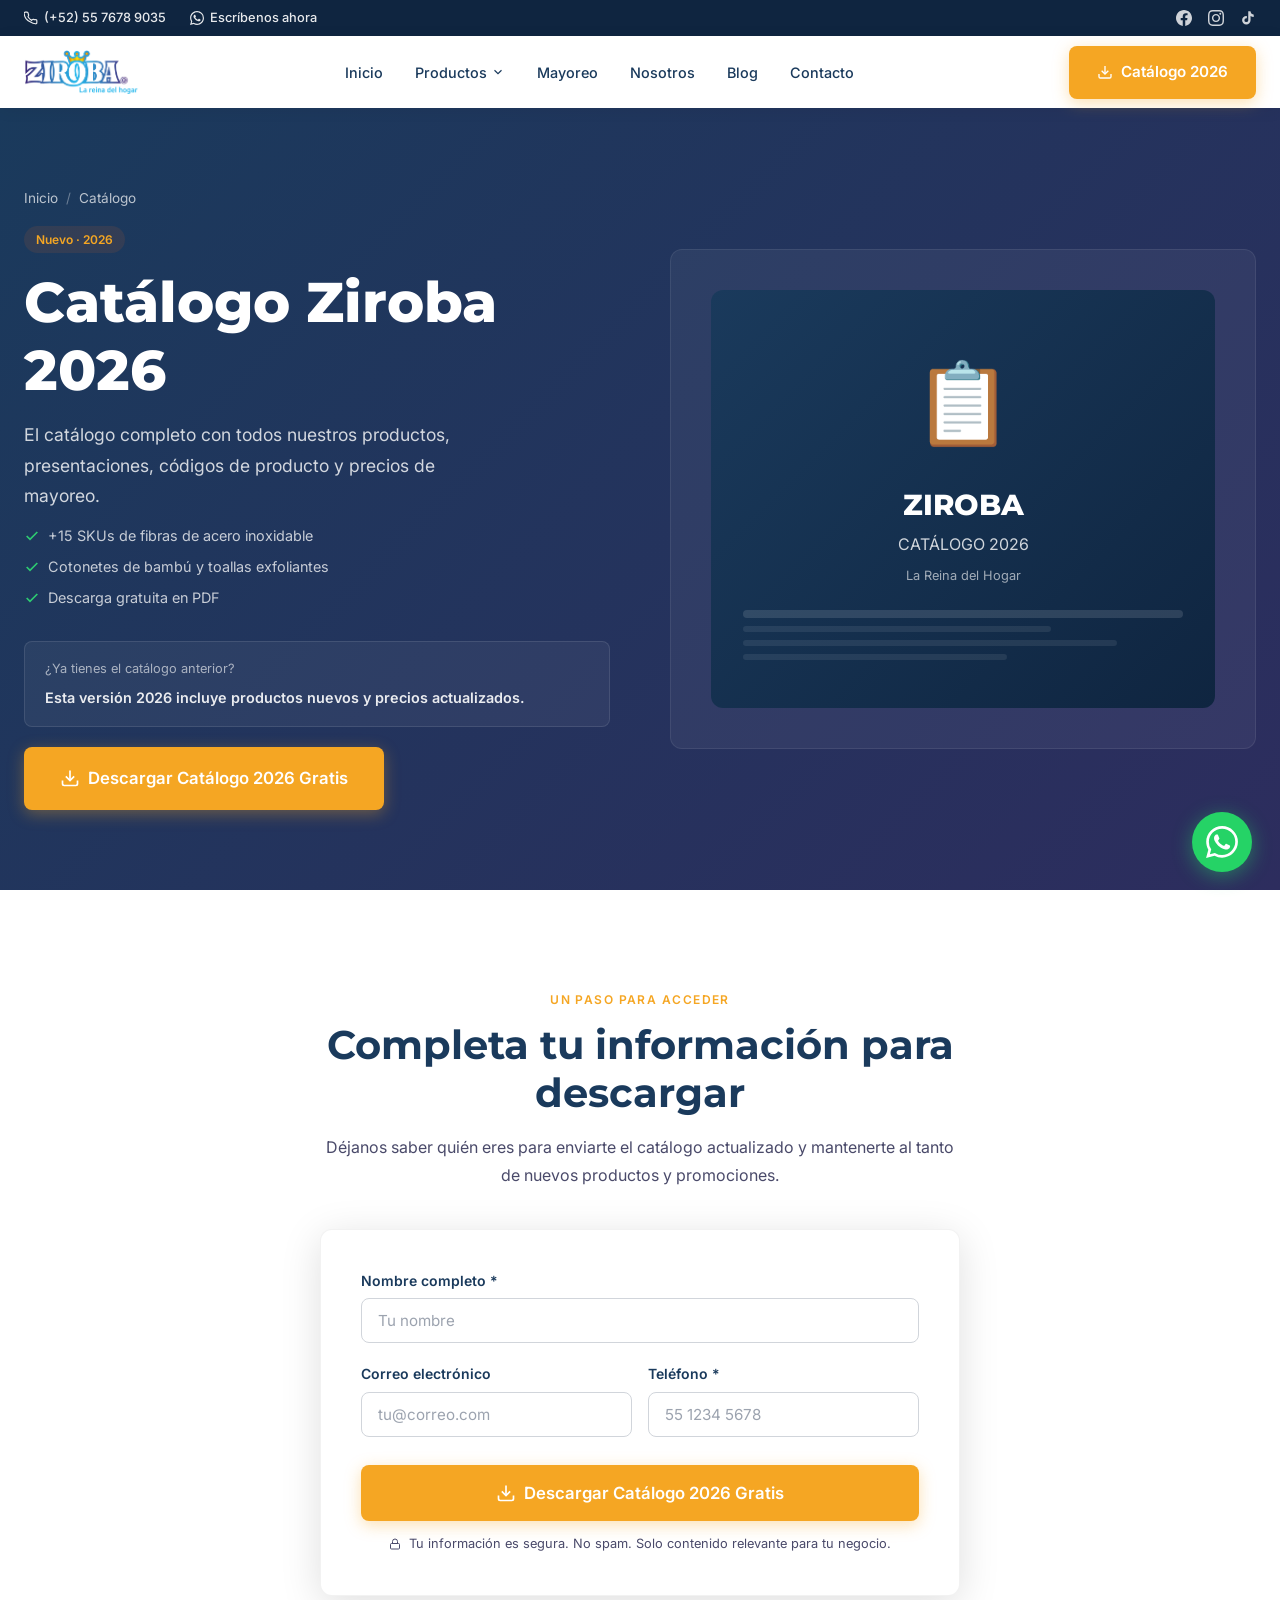
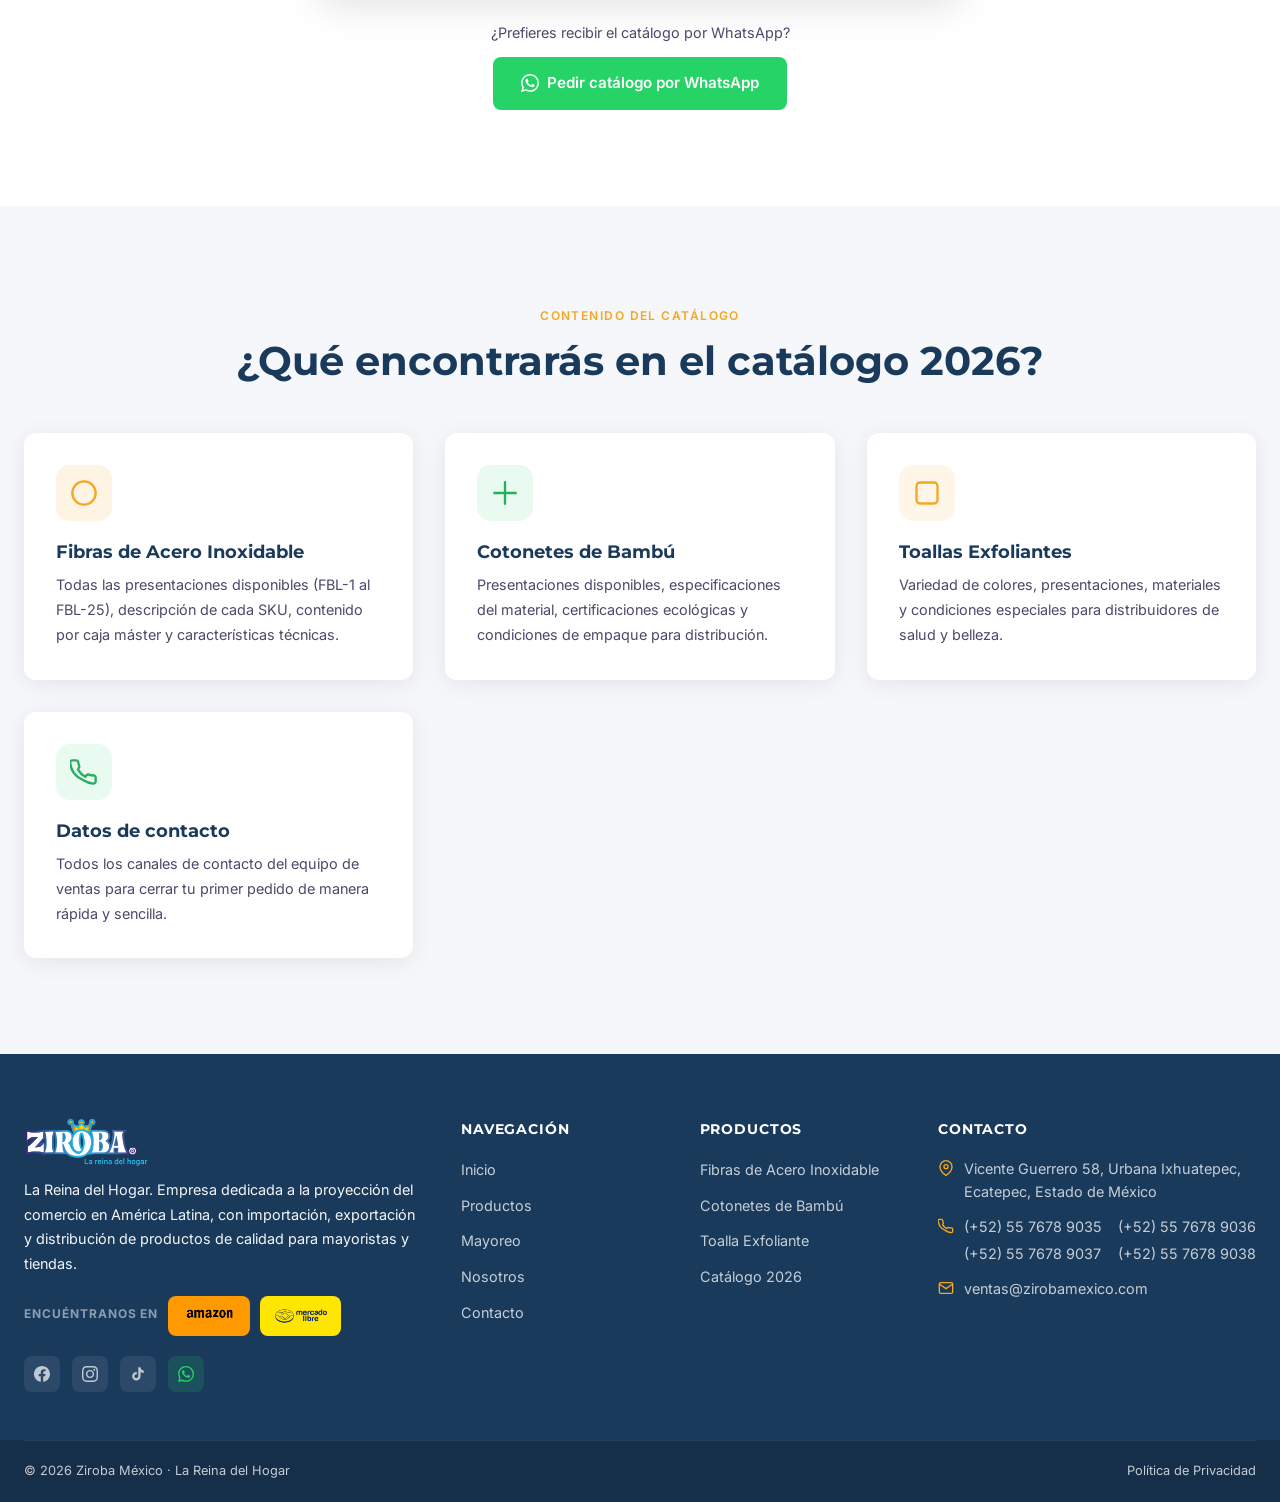
<file: catalogo.html>
﻿<!DOCTYPE html>
<html lang="es-MX">
<head>
  <meta charset="UTF-8">
  <meta name="viewport" content="width=device-width, initial-scale=1.0">
  <title>Catálogo Ziroba 2026 — Descarga Gratis</title>
  <meta name="description" content="Descarga gratis el catálogo Ziroba 2026: fibras de acero inoxidable, cotonetes de bambú y toalla exfoliante corporal con códigos de producto y precios de mayoreo.">
  <link rel="canonical" href="https://zirobamexico.com/catalogo.html">
  <meta property="og:title" content="Catálogo Ziroba 2026 — Descarga Gratis">
  <meta property="og:description" content="Descarga gratis el catálogo Ziroba 2026: fibras de acero inoxidable, cotonetes de bambú y toalla exfoliante con códigos de producto y precios de mayoreo.">
  <meta property="og:type" content="website">
  <meta property="og:url" content="https://zirobamexico.com/catalogo.html">
  <meta property="og:image" content="https://zirobamexico.com/imagenes/zirobalogo.png">
  <meta property="og:image:alt" content="Catálogo Ziroba 2026">
  <meta property="og:locale" content="es_MX">
  <meta name="twitter:card" content="summary">
  <meta name="twitter:title" content="Catálogo Ziroba 2026 — Descarga Gratis">
  <meta name="twitter:description" content="Descarga gratis el catálogo Ziroba 2026: fibras de acero inoxidable, cotonetes de bambú y toalla exfoliante con códigos de producto y precios de mayoreo.">
  <meta name="twitter:image" content="https://zirobamexico.com/imagenes/zirobalogo.png">
  <link rel="stylesheet" href="css/main.css">
</head>
<body>

  <div class="utility-bar">
    <div class="container">
      <div class="utility-bar__inner">
        <div class="utility-bar__contact">
          <a href="tel:+525576789035" class="utility-bar__item"><svg xmlns="http://www.w3.org/2000/svg" viewBox="0 0 24 24" fill="none" stroke="currentColor" stroke-width="2"><path d="M22 16.92v3a2 2 0 01-2.18 2 19.79 19.79 0 01-8.63-3.07A19.5 19.5 0 013.07 12.5 19.79 19.79 0 01.12 4 2 2 0 012.1 2h3a2 2 0 012 1.72c.127.96.361 1.903.7 2.81a2 2 0 01-.45 2.11L6.91 9.91a16 16 0 006.17 6.17l1.08-1.34a2 2 0 012.11-.45c.907.339 1.85.573 2.81.7A2 2 0 0122 16.92z"/></svg>(+52) 55 7678 9035</a>
          <a href="https://wa.me/525578583609" target="_blank" rel="noopener" class="utility-bar__item"><svg xmlns="http://www.w3.org/2000/svg" viewBox="0 0 24 24" fill="currentColor"><path d="M17.472 14.382c-.297-.149-1.758-.867-2.03-.967c-.273-.099-.471-.148-.67.15-.197.297-.767.966-.94 1.164-.173.199-.347.223-.644.075-.297-.15-1.255-.463-2.39-1.475-.883-.788-1.48-1.761-1.653-2.059-.173-.297-.018-.458.13-.606.134-.133.298-.347.446-.52.149-.174.198-.298.298-.497.099-.198.05-.371-.025-.52-.075-.149-.669-1.612-.916-2.207-.242-.579-.487-.5-.669-.51-.173-.008-.371-.01-.57-.01-.198 0-.52.074-.792.372-.272.297-1.04 1.016-1.04 2.479 0 1.462 1.065 2.875 1.213 3.074.149.198 2.096 3.2 5.077 4.487.709.306 1.262.489 1.694.625.712.227 1.36.195 1.871.118.571-.085 1.758-.719 2.006-1.413.248-.694.248-1.289.173-1.413-.074-.124-.272-.198-.57-.347m-5.421 7.403h-.004a9.87 9.87 0 01-5.031-1.378l-.361-.214-3.741.982.998-3.648-.235-.374a9.86 9.86 0 01-1.51-5.26c.001-5.45 4.436-9.884 9.888-9.884 2.64 0 5.122 1.03 6.988 2.898a9.825 9.825 0 012.893 6.994c-.003 5.45-4.437 9.884-9.885 9.884m8.413-18.297A11.815 11.815 0 0012.05 0C5.495 0 .16 5.335.157 11.892c0 2.096.547 4.142 1.588 5.945L.057 24l6.305-1.654a11.882 11.882 0 005.683 1.448h.005c6.554 0 11.89-5.335 11.893-11.893a11.821 11.821 0 00-3.48-8.413z"/></svg>Escríbenos ahora</a>
        </div>
        <div class="utility-bar__socials">
          <a href="https://www.facebook.com/ZirobaMX" target="_blank" rel="noopener" aria-label="Facebook"><svg xmlns="http://www.w3.org/2000/svg" viewBox="0 0 24 24" fill="currentColor"><path d="M24 12.073c0-6.627-5.373-12-12-12s-12 5.373-12 12c0 5.99 4.388 10.954 10.125 11.854v-8.385H7.078v-3.47h3.047V9.43c0-3.007 1.792-4.669 4.533-4.669 1.312 0 2.686.235 2.686.235v2.953H15.83c-1.491 0-1.956.925-1.956 1.874v2.25h3.328l-.532 3.47h-2.796v8.385C19.612 23.027 24 18.062 24 12.073z"/></svg></a>
          <a href="https://www.instagram.com/zirobamexico/" target="_blank" rel="noopener" aria-label="Instagram"><svg xmlns="http://www.w3.org/2000/svg" viewBox="0 0 24 24" fill="currentColor"><path d="M12 2.163c3.204 0 3.584.012 4.85.07 3.252.148 4.771 1.691 4.919 4.919.058 1.265.069 1.645.069 4.849 0 3.205-.012 3.584-.069 4.849-.149 3.225-1.664 4.771-4.919 4.919-1.266.058-1.644.07-4.85.07-3.204 0-3.584-.012-4.849-.07-3.26-.149-4.771-1.699-4.919-4.92-.058-1.265-.07-1.644-.07-4.849 0-3.204.013-3.583.07-4.849.149-3.227 1.664-4.771 4.919-4.919 1.266-.057 1.645-.069 4.849-.069zm0-2.163c-3.259 0-3.667.014-4.947.072-4.358.2-6.78 2.618-6.98 6.98-.059 1.281-.073 1.689-.073 4.948 0 3.259.014 3.668.072 4.948.2 4.358 2.618 6.78 6.98 6.98 1.281.058 1.689.072 4.948.072 3.259 0 3.668-.014 4.948-.072 4.354-.2 6.782-2.618 6.979-6.98.059-1.28.073-1.689.073-4.948 0-3.259-.014-3.667-.072-4.947-.196-4.354-2.617-6.78-6.979-6.98-1.281-.059-1.69-.073-4.949-.073zm0 5.838c-3.403 0-6.162 2.759-6.162 6.162s2.759 6.163 6.162 6.163 6.162-2.759 6.162-6.163c0-3.403-2.759-6.162-6.162-6.162zm0 10.162c-2.209 0-4-1.79-4-4 0-2.209 1.791-4 4-4s4 1.791 4 4c0 2.21-1.791 4-4 4zm6.406-11.845c-.796 0-1.441.645-1.441 1.44s.645 1.44 1.441 1.44c.795 0 1.439-.645 1.439-1.44s-.644-1.44-1.439-1.44z"/></svg></a><a href="https://www.tiktok.com/@zirobamexico" target="_blank" rel="noopener" aria-label="TikTok"><svg xmlns="http://www.w3.org/2000/svg" viewBox="0 0 24 24" fill="currentColor"><path d="M19.59 6.69a4.83 4.83 0 01-3.77-4.25V2h-3.45v13.67a2.89 2.89 0 01-2.88 2.5 2.89 2.89 0 01-2.89-2.89 2.89 2.89 0 012.89-2.89c.28 0 .54.04.79.1V9.01a6.33 6.33 0 00-.79-.05 6.34 6.34 0 00-6.34 6.34 6.34 6.34 0 006.34 6.34 6.34 6.34 0 006.33-6.34V8.83a8.18 8.18 0 004.78 1.52V6.9a4.85 4.85 0 01-1.01-.21z"/></svg></a>
        </div>
      </div>
    </div>
  </div>

  <nav class="navbar">
    <div class="container">
      <div class="navbar__inner">
        <a href="index.html" class="navbar__logo"><img src="imagenes/zirobalogo.png" alt="Ziroba México" style="height:44px;width:auto;object-fit:contain;"></a>
        <div class="navbar__nav">
          <a href="index.html" class="navbar__link">Inicio</a>
          <div class="navbar__dropdown">
            <a href="productos.html" class="navbar__link navbar__dropdown-toggle">Productos <svg xmlns="http://www.w3.org/2000/svg" viewBox="0 0 24 24" fill="none" stroke="currentColor" stroke-width="2"><polyline points="6 9 12 15 18 9"/></svg></a>
            <div class="navbar__dropdown-menu">
              <a href="productos.html#fibras" class="navbar__dropdown-item"><img src="imagenes/iconos%20productos/fibra.png" style="width:22px;height:22px;object-fit:contain;flex-shrink:0;">Fibras de Acero</a>
              <a href="productos.html#toallas" class="navbar__dropdown-item"><img src="imagenes/iconos%20productos/toalla.png" style="width:22px;height:22px;object-fit:contain;flex-shrink:0;">Toalla Exfoliante</a>
              <a href="productos.html#cotonetes" class="navbar__dropdown-item"><img src="imagenes/iconos%20productos/cotonete.png" style="width:22px;height:22px;object-fit:contain;flex-shrink:0;">Cotonetes de Bambú</a>
            </div>
          </div>
          <a href="distribuidores.html" class="navbar__link">Mayoreo</a>
          <a href="nosotros.html" class="navbar__link">Nosotros</a>
          <!--  <a href="donde-comprar.html" class="navbar__link">Dóndee Comprar</a> -->
          <a href="blog.html" class="navbar__link">Blog</a>
          <a href="contacto.html" class="navbar__link">Contacto</a>
        </div>
        <a href="catalogo.html" class="btn btn--primary navbar__cta active-cta" style="background:var(--orange);">
          <svg xmlns="http://www.w3.org/2000/svg" width="16" height="16" viewBox="0 0 24 24" fill="none" stroke="currentColor" stroke-width="2"><path d="M21 15v4a2 2 0 01-2 2H5a2 2 0 01-2-2v-4"/><polyline points="7 10 12 15 17 10"/><line x1="12" y1="15" x2="12" y2="3"/></svg>
          Catálogo 2026
        </a>
        <button class="navbar__hamburger" aria-label="Abrir menú"><span></span><span></span><span></span></button>
      </div>
    </div>
  </nav>

  <div class="navbar__mobile">
    <a href="index.html" class="navbar__mobile-link">Inicio</a>
    <a href="productos.html" class="navbar__mobile-link">Productos</a>
    <a href="distribuidores.html" class="navbar__mobile-link">Mayoreo</a>
    <a href="nosotros.html" class="navbar__mobile-link">Nosotros</a>
   <!-- <a href="donde-comprar.html" class="navbar__mobile-link">Dónde Comprar</a> -->
    <a href="blog.html" class="navbar__mobile-link">Blog</a>
    <a href="contacto.html" class="navbar__mobile-link">Contacto</a>
    <div class="navbar__mobile-ctas"><a href="catalogo.html" class="btn btn--orange" style="justify-content:center;">Catálogo 2026</a></div>
  </div>
 
  <!-- HERO CATÁLOGO -->
  <section style="background:linear-gradient(135deg,var(--navy) 0%,#2D2D5E 100%);padding:80px 0;min-height:60vh;display:flex;align-items:center;">
    <div class="container">
      <div class="grid-2" style="align-items:center;gap:60px;">
        <div>
          <nav class="breadcrumb"><a href="index.html">Inicio</a><span class="breadcrumb__sep">/</span><span>Catálogo</span></nav>
          <div class="badge badge--orange" style="margin-bottom:16px;">Nuevo · 2026</div>
          <h1 style="color:white;margin-bottom:16px;">Catálogo Ziroba 2026</h1>
          <p style="color:rgba(255,255,255,.8);font-size:1.1rem;margin-bottom:12px;max-width:480px;">El catálogo completo con todos nuestros productos, presentaciones, códigos de producto y precios de mayoreo.</p>
          <ul style="display:flex;flex-direction:column;gap:8px;margin-bottom:32px;">
            <li style="color:rgba(255,255,255,.75);font-size:.9rem;display:flex;align-items:center;gap:8px;">
              <svg xmlns="http://www.w3.org/2000/svg" width="16" height="16" viewBox="0 0 24 24" fill="none" stroke="#2ECC71" stroke-width="2.5"><polyline points="20 6 9 17 4 12"/></svg>
              +15 SKUs de fibras de acero inoxidable
            </li>
            <li style="color:rgba(255,255,255,.75);font-size:.9rem;display:flex;align-items:center;gap:8px;">
              <svg xmlns="http://www.w3.org/2000/svg" width="16" height="16" viewBox="0 0 24 24" fill="none" stroke="#2ECC71" stroke-width="2.5"><polyline points="20 6 9 17 4 12"/></svg>
              Cotonetes de bambú y toallas exfoliantes
            </li>
            <li style="color:rgba(255,255,255,.75);font-size:.9rem;display:flex;align-items:center;gap:8px;">
              <svg xmlns="http://www.w3.org/2000/svg" width="16" height="16" viewBox="0 0 24 24" fill="none" stroke="#2ECC71" stroke-width="2.5"><polyline points="20 6 9 17 4 12"/></svg>
              Descarga gratuita en PDF
            </li>
          </ul>
          <div style="background:rgba(255,255,255,.05);border:1px solid rgba(255,255,255,.1);border-radius:var(--radius-sm);padding:16px 20px;margin-bottom:20px;">
            <p style="color:rgba(255,255,255,.6);font-size:.8rem;margin-bottom:4px;">¿Ya tienes el catálogo anterior?</p>
            <p style="color:rgba(255,255,255,.9);font-size:.9rem;font-weight:600;">Esta versión 2026 incluye productos nuevos y precios actualizados.</p>
          </div>
          <a href="#formulario-catalogo" class="btn btn--orange btn--lg">
            <svg xmlns="http://www.w3.org/2000/svg" width="20" height="20" viewBox="0 0 24 24" fill="none" stroke="currentColor" stroke-width="2"><path d="M21 15v4a2 2 0 01-2 2H5a2 2 0 01-2-2v-4"/><polyline points="7 10 12 15 17 10"/><line x1="12" y1="15" x2="12" y2="3"/></svg>
            Descargar Catálogo 2026 Gratis
          </a>
        </div>
        <div class="reveal">
          <div style="background:rgba(255,255,255,.05);border:1px solid rgba(255,255,255,.08);border-radius:var(--radius);padding:40px;text-align:center;">
            <div style="background:linear-gradient(135deg,var(--teal),var(--teal-dark));border-radius:var(--radius);padding:48px 32px;margin-bottom:0;">
              <div style="font-size:5rem;margin-bottom:16px;">📋</div>
              <div style="font-family:'Montserrat',sans-serif;font-weight:800;font-size:1.8rem;color:white;margin-bottom:4px;">ZIROBA</div>
              <div style="color:rgba(255,255,255,.8);font-size:1rem;margin-bottom:8px;">CATÁLOGO 2026</div>
              <div style="color:rgba(255,255,255,.6);font-size:.8rem;">La Reina del Hogar</div>
              <div style="margin-top:24px;display:flex;flex-direction:column;gap:8px;">
                <div style="background:rgba(255,255,255,.12);border-radius:6px;height:8px;"></div>
                <div style="background:rgba(255,255,255,.08);border-radius:6px;height:6px;width:70%;"></div>
                <div style="background:rgba(255,255,255,.08);border-radius:6px;height:6px;width:85%;"></div>
                <div style="background:rgba(255,255,255,.08);border-radius:6px;height:6px;width:60%;"></div>
              </div>
            </div>
          </div>
        </div>
      </div>
    </div>
  </section>

  <!-- FORMULARIO DE DESCARGA -->
  <section id="formulario-catalogo" class="section">
    <div class="container">
      <div style="max-width:640px;margin:0 auto;">
        <div class="text-center" style="margin-bottom:40px;">
          <span class="section-label">Un paso para acceder</span>
          <h2 class="section-title">Completa tu información para descargar</h2>
          <p>Déjanos saber quién eres para enviarte el catálogo actualizado y mantenerte al tanto de nuevos productos y promociones.</p>
        </div>

        <div style="background:white;border-radius:var(--radius);box-shadow:var(--shadow-md);padding:40px;border:1px solid rgba(0,0,0,.05);">
          <form data-form="catalogo" data-download="catalogo/catalogo-ziroba-2026.pdf">
            <input type="hidden" name="subject" value="Descarga de catálogo — Ziroba México">
            <input type="hidden" name="from_name" value="Formulario Web Ziroba">
            <div class="form-group">
              <label class="form-label" for="cat-nombre">Nombre completo *</label>
              <input type="text" id="cat-nombre" name="nombre" class="form-control" placeholder="Tu nombre" required>
            </div>
            <div class="grid-2" style="gap:16px;">
              <div class="form-group">
                <label class="form-label" for="cat-email">Correo electrónico</label>
                <input type="email" id="cat-email" name="email" class="form-control" placeholder="tu@correo.com">
              </div>
              <div class="form-group">
                <label class="form-label" for="cat-telefono">Teléfono *</label>
                <input type="tel" id="cat-telefono" name="telefono" class="form-control" placeholder="55 1234 5678" required>
              </div>
            </div>
            <button type="submit" class="btn btn--orange btn--lg" style="width:100%;justify-content:center;margin-top:8px;">
              <svg xmlns="http://www.w3.org/2000/svg" width="20" height="20" viewBox="0 0 24 24" fill="none" stroke="currentColor" stroke-width="2"><path d="M21 15v4a2 2 0 01-2 2H5a2 2 0 01-2-2v-4"/><polyline points="7 10 12 15 17 10"/><line x1="12" y1="15" x2="12" y2="3"/></svg>
              Descargar Catálogo 2026 Gratis
            </button>
          </form>
          <p style="font-size:.8rem;color:var(--gray);text-align:center;margin-top:12px;">
            <svg xmlns="http://www.w3.org/2000/svg" width="12" height="12" viewBox="0 0 24 24" fill="none" stroke="currentColor" stroke-width="2" style="vertical-align:middle;margin-right:4px;"><rect x="3" y="11" width="18" height="11" rx="2" ry="2"/><path d="M7 11V7a5 5 0 0110 0v4"/></svg>
            Tu información es segura. No spam. Solo contenido relevante para tu negocio.
          </p>
        </div>

        <!-- Alternativa WhatsApp -->
        <div style="margin-top:24px;text-align:center;">
          <p style="color:var(--gray);font-size:.9rem;margin-bottom:12px;">¿Prefieres recibir el catálogo por WhatsApp?</p>
          <a href="https://wa.me/525578583609?text=Hola%2C+me+interesa+recibir+el+cat%C3%A1logo+2026+de+Ziroba." target="_blank" rel="noopener"
             class="btn" style="background:#25D366;color:white;gap:8px;display:inline-flex;align-items:center;">
            <svg xmlns="http://www.w3.org/2000/svg" width="18" height="18" viewBox="0 0 24 24" fill="currentColor"><path d="M17.472 14.382c-.297-.149-1.758-.867-2.03-.967c-.273-.099-.471-.148-.67.15-.197.297-.767.966-.94 1.164-.173.199-.347.223-.644.075-.297-.15-1.255-.463-2.39-1.475-.883-.788-1.48-1.761-1.653-2.059-.173-.297-.018-.458.13-.606.134-.133.298-.347.446-.52.149-.174.198-.298.298-.497.099-.198.05-.371-.025-.52-.075-.149-.669-1.612-.916-2.207-.242-.579-.487-.5-.669-.51-.173-.008-.371-.01-.57-.01-.198 0-.52.074-.792.372-.272.297-1.04 1.016-1.04 2.479 0 1.462 1.065 2.875 1.213 3.074.149.198 2.096 3.2 5.077 4.487.709.306 1.262.489 1.694.625.712.227 1.36.195 1.871.118.571-.085 1.758-.719 2.006-1.413.248-.694.248-1.289.173-1.413-.074-.124-.272-.198-.57-.347m-5.421 7.403h-.004a9.87 9.87 0 01-5.031-1.378l-.361-.214-3.741.982.998-3.648-.235-.374a9.86 9.86 0 01-1.51-5.26c.001-5.45 4.436-9.884 9.888-9.884 2.64 0 5.122 1.03 6.988 2.898a9.825 9.825 0 012.893 6.994c-.003 5.45-4.437 9.884-9.885 9.884m8.413-18.297A11.815 11.815 0 0012.05 0C5.495 0 .16 5.335.157 11.892c0 2.096.547 4.142 1.588 5.945L.057 24l6.305-1.654a11.882 11.882 0 005.683 1.448h.005c6.554 0 11.89-5.335 11.893-11.893a11.821 11.821 0 00-3.48-8.413z"/></svg>
            Pedir catálogo por WhatsApp
          </a>
        </div>
      </div>
    </div>
  </section>

  <!-- QUÉ ENCONTRARÁS -->
  <section class="section section--alt">
    <div class="container">
      <div class="text-center" style="margin-bottom:48px;">
        <span class="section-label">Contenido del catálogo</span>
        <h2 class="section-title">¿Qué encontrarás en el catálogo 2026?</h2>
      </div>
      <div class="grid-3">
        <div class="feature-card reveal">
          <div class="feature-card__icon"><svg xmlns="http://www.w3.org/2000/svg" viewBox="0 0 24 24" fill="none" stroke="currentColor" stroke-width="2"><circle cx="12" cy="12" r="10"/></svg></div>
          <h3 class="feature-card__title">Fibras de Acero Inoxidable</h3>
          <p class="feature-card__text">Todas las presentaciones disponibles (FBL-1 al FBL-25), descripción de cada SKU, contenido por caja máster y características técnicas.</p>
        </div>
        <div class="feature-card reveal reveal-delay-1">
          <div class="feature-card__icon" style="background:rgba(46,204,113,.1);color:#27ae60;"><svg xmlns="http://www.w3.org/2000/svg" viewBox="0 0 24 24" fill="none" stroke="currentColor" stroke-width="2"><path d="M12 2v20M2 12h20"/></svg></div>
          <h3 class="feature-card__title">Cotonetes de Bambú</h3>
          <p class="feature-card__text">Presentaciones disponibles, especificaciones del material, certificaciones ecológicas y condiciones de empaque para distribución.</p>
        </div>
        <div class="feature-card reveal reveal-delay-2">
          <div class="feature-card__icon" style="background:rgba(245,166,35,.1);color:var(--orange);"><svg xmlns="http://www.w3.org/2000/svg" viewBox="0 0 24 24" fill="none" stroke="currentColor" stroke-width="2"><rect x="3" y="3" width="18" height="18" rx="3"/></svg></div>
          <h3 class="feature-card__title">Toallas Exfoliantes</h3>
          <p class="feature-card__text">Variedad de colores, presentaciones, materiales y condiciones especiales para distribuidores de salud y belleza.</p>
        </div>
        <div class="feature-card reveal reveal-delay-2">
          <div class="feature-card__icon" style="background:rgba(46,204,113,.1);color:#27ae60;"><svg xmlns="http://www.w3.org/2000/svg" viewBox="0 0 24 24" fill="none" stroke="currentColor" stroke-width="2"><path d="M22 16.92v3a2 2 0 01-2.18 2 19.79 19.79 0 01-8.63-3.07A19.5 19.5 0 013.07 12.5 19.79 19.79 0 01.12 4 2 2 0 012.1 2h3a2 2 0 012 1.72c.127.96.361 1.903.7 2.81a2 2 0 01-.45 2.11L6.91 9.91a16 16 0 006.17 6.17l1.08-1.34a2 2 0 012.11-.45c.907.339 1.85.573 2.81.7A2 2 0 0122 16.92z"/></svg></div>
          <h3 class="feature-card__title">Datos de contacto</h3>
          <p class="feature-card__text">Todos los canales de contacto del equipo de ventas para cerrar tu primer pedido de manera rápida y sencilla.</p>
        </div>
      </div>
    </div>
  </section>

  <!-- FOOTER -->
  <footer class="footer">
    <div class="container">
      <div class="footer__grid">
        <div>
          <div class="footer__logo">
            <img src="imagenes/zirobalogo.png" alt="Ziroba México" style="height:48px;width:auto;object-fit:contain;">
          </div>
          <p class="footer__desc">La Reina del Hogar. Empresa dedicada a la proyección del comercio en América Latina, con importación, exportación y distribución de productos de calidad para mayoristas y tiendas.</p>
          <div class="footer__encuentranos">
            <p style="font-size:.75rem;font-weight:700;text-transform:uppercase;letter-spacing:.08em;color:rgba(255,255,255,.5);margin-bottom:6px;">Encuéntranos en</p>
            <a href="https://www.amazon.com.mx/s?srs=121147690011&rh=p_89%3AZIROBA" class="amazon" target="_blank" rel="noopener">
              <img src="imagenes/iconos%20productos/amazon.png" alt="Amazon" style="height:28px;width:auto;object-fit:contain;">
            </a>
            <a href="https://listado.mercadolibre.com.mx/zacate-corporal-ziroba#D[A:Zacate%20Corporal%20Ziroba]" class="ml" target="_blank" rel="noopener">
              <img src="imagenes/iconos%20productos/MERCADO%20LIBRE.png" alt="Mercado Libre" style="height:28px;width:auto;object-fit:contain;">
            </a>
          </div>
          <div class="footer__socials">
            <a href="https://www.facebook.com/ZirobaMX" target="_blank" rel="noopener" class="footer__social-btn" aria-label="Facebook">
              <svg xmlns="http://www.w3.org/2000/svg" viewBox="0 0 24 24" fill="currentColor"><path d="M24 12.073c0-6.627-5.373-12-12-12s-12 5.373-12 12c0 5.99 4.388 10.954 10.125 11.854v-8.385H7.078v-3.47h3.047V9.43c0-3.007 1.792-4.669 4.533-4.669 1.312 0 2.686.235 2.686.235v2.953H15.83c-1.491 0-1.956.925-1.956 1.874v2.25h3.328l-.532 3.47h-2.796v8.385C19.612 23.027 24 18.062 24 12.073z"/></svg>
            </a>
            <a href="https://www.instagram.com/zirobamexico/" target="_blank" rel="noopener" class="footer__social-btn" aria-label="Instagram">
              <svg xmlns="http://www.w3.org/2000/svg" viewBox="0 0 24 24" fill="currentColor"><path d="M12 2.163c3.204 0 3.584.012 4.85.07 3.252.148 4.771 1.691 4.919 4.919.058 1.265.069 1.645.069 4.849 0 3.205-.012 3.584-.069 4.849-.149 3.225-1.664 4.771-4.919 4.919-1.266.058-1.644.07-4.85.07-3.204 0-3.584-.012-4.849-.07-3.26-.149-4.771-1.699-4.919-4.92-.058-1.265-.07-1.644-.07-4.849 0-3.204.013-3.583.07-4.849.149-3.227 1.664-4.771 4.919-4.919 1.266-.057 1.645-.069 4.849-.069zm0-2.163c-3.259 0-3.667.014-4.947.072-4.358.2-6.78 2.618-6.98 6.98-.059 1.281-.073 1.689-.073 4.948 0 3.259.014 3.668.072 4.948.2 4.358 2.618 6.78 6.98 6.98 1.281.058 1.689.072 4.948.072 3.259 0 3.668-.014 4.948-.072 4.354-.2 6.782-2.618 6.979-6.98.059-1.28.073-1.689.073-4.948 0-3.259-.014-3.667-.072-4.947-.196-4.354-2.617-6.78-6.979-6.98-1.281-.059-1.69-.073-4.949-.073zm0 5.838c-3.403 0-6.162 2.759-6.162 6.162s2.759 6.163 6.162 6.163 6.162-2.759 6.162-6.163c0-3.403-2.759-6.162-6.162-6.162zm0 10.162c-2.209 0-4-1.79-4-4 0-2.209 1.791-4 4-4s4 1.791 4 4c0 2.21-1.791 4-4 4zm6.406-11.845c-.796 0-1.441.645-1.441 1.44s.645 1.44 1.441 1.44c.795 0 1.439-.645 1.439-1.44s-.644-1.44-1.439-1.44z"/></svg>
            </a>
            <a href="https://www.tiktok.com/@zirobamexico" target="_blank" rel="noopener" class="footer__social-btn" aria-label="TikTok">
              <svg xmlns="http://www.w3.org/2000/svg" viewBox="0 0 24 24" fill="currentColor"><path d="M19.59 6.69a4.83 4.83 0 01-3.77-4.25V2h-3.45v13.67a2.89 2.89 0 01-2.88 2.5 2.89 2.89 0 01-2.89-2.89 2.89 2.89 0 012.89-2.89c.28 0 .54.04.79.1V9.01a6.33 6.33 0 00-.79-.05 6.34 6.34 0 00-6.34 6.34 6.34 6.34 0 006.34 6.34 6.34 6.34 0 006.33-6.34V8.83a8.18 8.18 0 004.78 1.52V6.9a4.85 4.85 0 01-1.01-.21z"/></svg>
            </a>
            <a href="https://wa.me/525578583609" class="footer__social-btn" aria-label="WhatsApp" style="background:rgba(37,211,102,.15);color:#25D366;">
              <svg xmlns="http://www.w3.org/2000/svg" viewBox="0 0 24 24" fill="currentColor"><path d="M17.472 14.382c-.297-.149-1.758-.867-2.03-.967-.273-.099-.471-.148-.67.15-.197.297-.767.966-.94 1.164-.173.199-.347.223-.644.075-.297-.15-1.255-.463-2.39-1.475-.883-.788-1.48-1.761-1.653-2.059-.173-.297-.018-.458.13-.606.134-.133.298-.347.446-.52.149-.174.198-.298.298-.497.099-.198.05-.371-.025-.52-.075-.149-.669-1.612-.916-2.207-.242-.579-.487-.5-.669-.51-.173-.008-.371-.01-.57-.01-.198 0-.52.074-.792.372-.272.297-1.04 1.016-1.04 2.479 0 1.462 1.065 2.875 1.213 3.074.149.198 2.096 3.2 5.077 4.487.709.306 1.262.489 1.694.625.712.227 1.36.195 1.871.118.571-.085 1.758-.719 2.006-1.413.248-.694.248-1.289.173-1.413-.074-.124-.272-.198-.57-.347m-5.421 7.403h-.004a9.87 9.87 0 01-5.031-1.378l-.361-.214-3.741.982.998-3.648-.235-.374a9.86 9.86 0 01-1.51-5.26c.001-5.45 4.436-9.884 9.888-9.884 2.64 0 5.122 1.03 6.988 2.898a9.825 9.825 0 012.893 6.994c-.003 5.45-4.437 9.884-9.885 9.884m8.413-18.297A11.815 11.815 0 0012.05 0C5.495 0 .16 5.335.157 11.892c0 2.096.547 4.142 1.588 5.945L.057 24l6.305-1.654a11.882 11.882 0 005.683 1.448h.005c6.554 0 11.89-5.335 11.893-11.893a11.821 11.821 0 00-3.48-8.413z"/></svg>
            </a>
          </div>
        </div>
        <div>
          <div class="footer__col-title">Navegación</div>
          <ul class="footer__links">
            <li><a href="index.html">Inicio</a></li>
            <li><a href="productos.html">Productos</a></li>
            <li><a href="distribuidores.html">Mayoreo</a></li>
            <li><a href="nosotros.html">Nosotros</a></li>
           <!-- <li><a href="donde-comprar.html">Dónde Comprar</a></li> -->
            <li><a href="contacto.html">Contacto</a></li>
          </ul>
        </div>
        <div>
          <div class="footer__col-title">Productos</div>
          <ul class="footer__links">
            <li><a href="productos.html#fibras">Fibras de Acero Inoxidable</a></li>
            <li><a href="productos.html#cotonetes">Cotonetes de Bambú</a></li>
            <li><a href="productos.html#toallas">Toalla Exfoliante</a></li>
            <li><a href="catalogo.html">Catálogo 2026</a></li>
          </ul>
        </div>
        <div>
          <div class="footer__col-title">Contacto</div>
          <div class="footer__contact-item">
            <svg xmlns="http://www.w3.org/2000/svg" viewBox="0 0 24 24" fill="none" stroke="#F5A623" stroke-width="2"><path d="M21 10c0 7-9 13-9 13s-9-6-9-13a9 9 0 0118 0z"/><circle cx="12" cy="10" r="3"/></svg>
            <a href="https://maps.app.goo.gl/gzKfzwtEmLWUvBBd7" target="_blank" rel="noopener" style="color:inherit;">Vicente Guerrero 58, Urbana Ixhuatepec,<br>Ecatepec, Estado de México</a>
          </div>
          <div class="footer__contact-item" style="align-items:flex-start;">
            <svg xmlns="http://www.w3.org/2000/svg" viewBox="0 0 24 24" fill="none" stroke="#F5A623" stroke-width="2" style="width:16px;height:16px;flex-shrink:0;margin-top:3px;"><path d="M22 16.92v3a2 2 0 01-2.18 2 19.79 19.79 0 01-8.63-3.07A19.5 19.5 0 013.07 12.5 19.79 19.79 0 01.12 4 2 2 0 012.1 2h3a2 2 0 012 1.72c.127.96.361 1.903.7 2.81a2 2 0 01-.45 2.11L6.91 9.91a16 16 0 006.17 6.17l1.08-1.34a2 2 0 012.11-.45c.907.339 1.85.573 2.81.7A2 2 0 0122 16.92z"/></svg>
            <div style="display:grid;grid-template-columns:1fr 1fr;gap:4px 16px;">
              <a href="tel:+525576789035" style="color:inherit;white-space:nowrap;">(+52) 55 7678 9035</a>
              <a href="tel:+525576789036" style="color:inherit;white-space:nowrap;">(+52) 55 7678 9036</a>
              <a href="tel:+525576789037" style="color:inherit;white-space:nowrap;">(+52) 55 7678 9037</a>
              <a href="tel:+525576789038" style="color:inherit;white-space:nowrap;">(+52) 55 7678 9038</a>
              
            </div>
          </div>
          <div class="footer__contact-item">
            <svg xmlns="http://www.w3.org/2000/svg" viewBox="0 0 24 24" fill="none" stroke="currentColor" stroke-width="2"><path d="M4 4h16c1.1 0 2 .9 2 2v12c0 1.1-.9 2-2 2H4c-1.1 0-2-.9-2-2V6c0-1.1.9-2 2-2z"/><polyline points="22,6 12,13 2,6"/></svg>
            <a href="mailto:ventas@zirobamexico.com" style="color:inherit;">ventas@zirobamexico.com</a>
          </div>
        </div>
      </div>
    </div>
    <div style="background:rgba(0,0,0,.2);">
      <div class="container">
        <div class="footer__bottom">
          <span>© 2026 Ziroba México · La Reina del Hogar</span>
          <a href="#">Política de Privacidad</a>
        </div>
      </div>
    </div>
  </footer>

  <a href="https://wa.me/525578583609?text=Hola%2C+me+interesa+recibir+el+cat%C3%A1logo+2026+de+Ziroba." target="_blank" rel="noopener" class="wa-fab" aria-label="WhatsApp">
    <svg xmlns="http://www.w3.org/2000/svg" viewBox="0 0 24 24" fill="currentColor"><path d="M17.472 14.382c-.297-.149-1.758-.867-2.03-.967c-.273-.099-.471-.148-.67.15-.197.297-.767.966-.94 1.164-.173.199-.347.223-.644.075-.297-.15-1.255-.463-2.39-1.475-.883-.788-1.48-1.761-1.653-2.059-.173-.297-.018-.458.13-.606.134-.133.298-.347.446-.52.149-.174.198-.298.298-.497.099-.198.05-.371-.025-.52-.075-.149-.669-1.612-.916-2.207-.242-.579-.487-.5-.669-.51-.173-.008-.371-.01-.57-.01-.198 0-.52.074-.792.372-.272.297-1.04 1.016-1.04 2.479 0 1.462 1.065 2.875 1.213 3.074.149.198 2.096 3.2 5.077 4.487.709.306 1.262.489 1.694.625.712.227 1.36.195 1.871.118.571-.085 1.758-.719 2.006-1.413.248-.694.248-1.289.173-1.413-.074-.124-.272-.198-.57-.347m-5.421 7.403h-.004a9.87 9.87 0 01-5.031-1.378l-.361-.214-3.741.982.998-3.648-.235-.374a9.86 9.86 0 01-1.51-5.26c.001-5.45 4.436-9.884 9.888-9.884 2.64 0 5.122 1.03 6.988 2.898a9.825 9.825 0 012.893 6.994c-.003 5.45-4.437 9.884-9.885 9.884m8.413-18.297A11.815 11.815 0 0012.05 0C5.495 0 .16 5.335.157 11.892c0 2.096.547 4.142 1.588 5.945L.057 24l6.305-1.654a11.882 11.882 0 005.683 1.448h.005c6.554 0 11.89-5.335 11.893-11.893a11.821 11.821 0 00-3.48-8.413z"/></svg>
  </a>

  <script src="js/config.js"></script>
  <script src="js/main.js"></script>
</body>
</html>
</file>
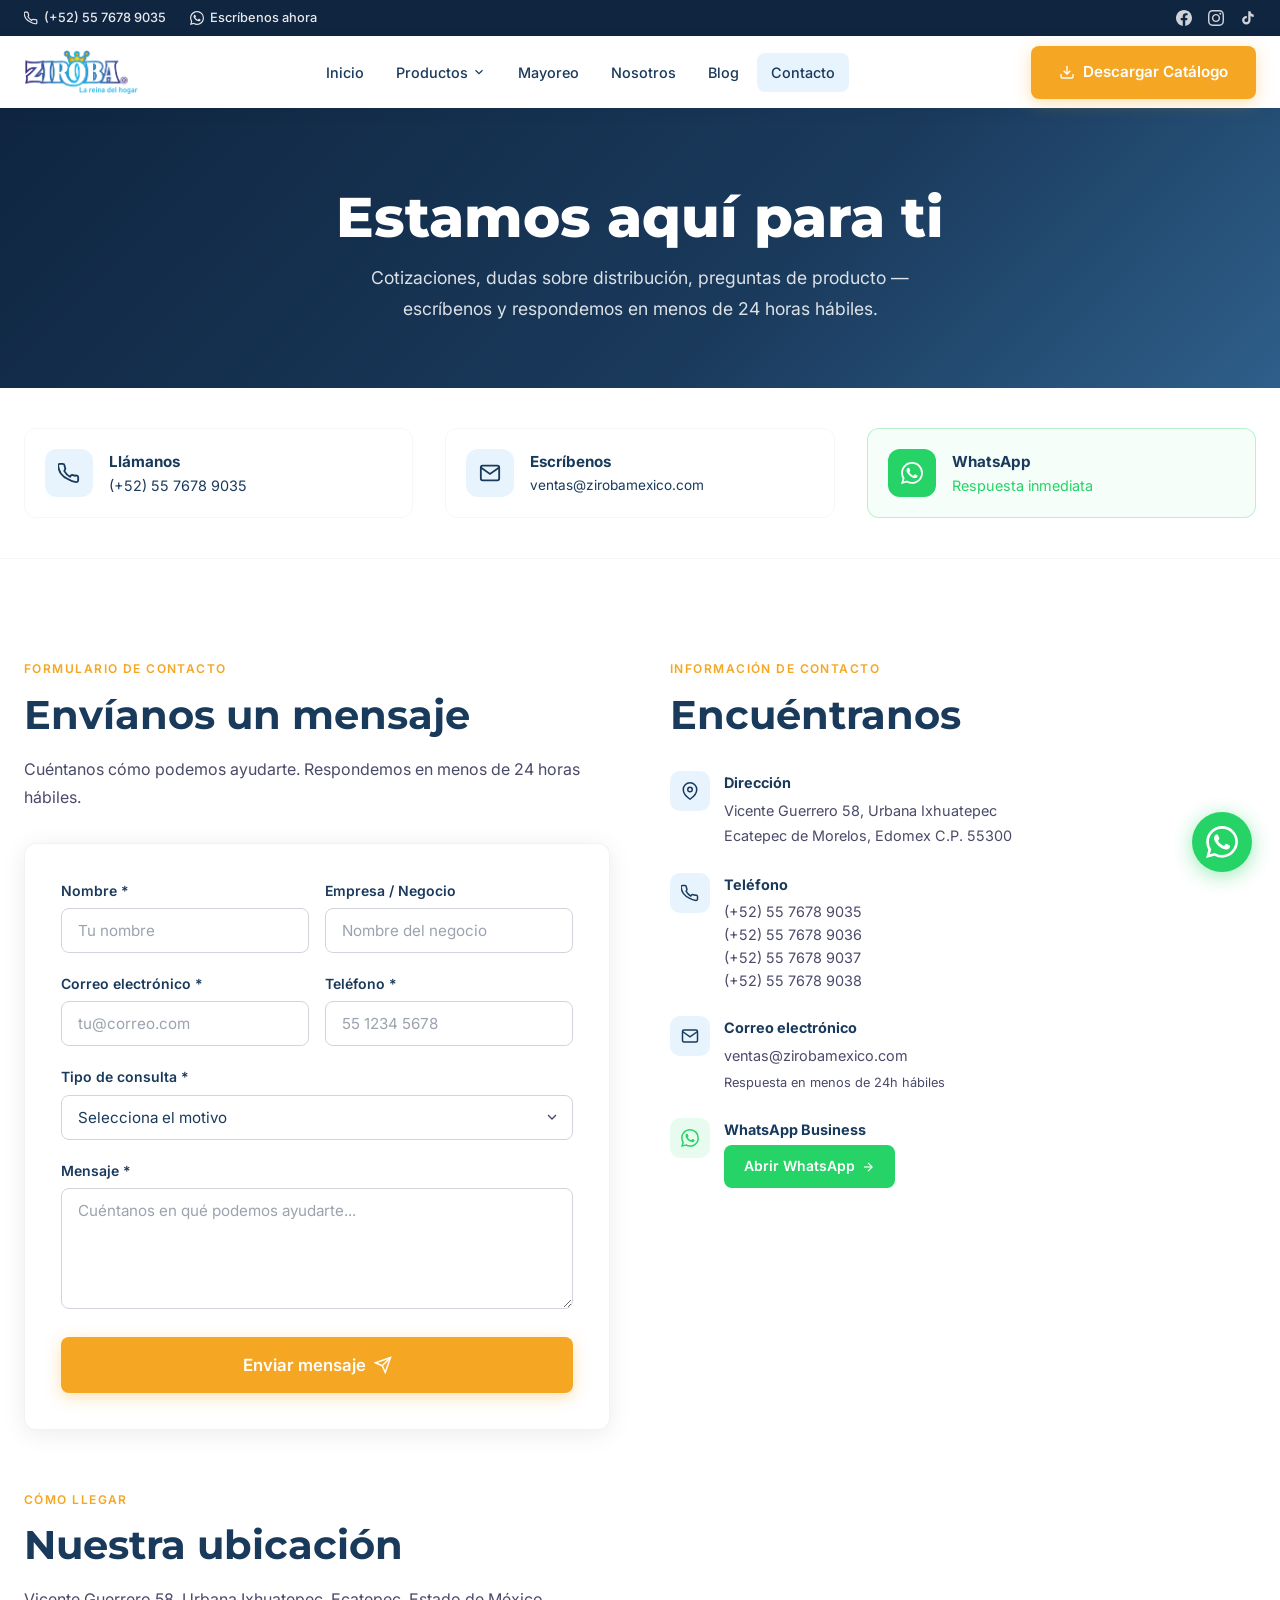
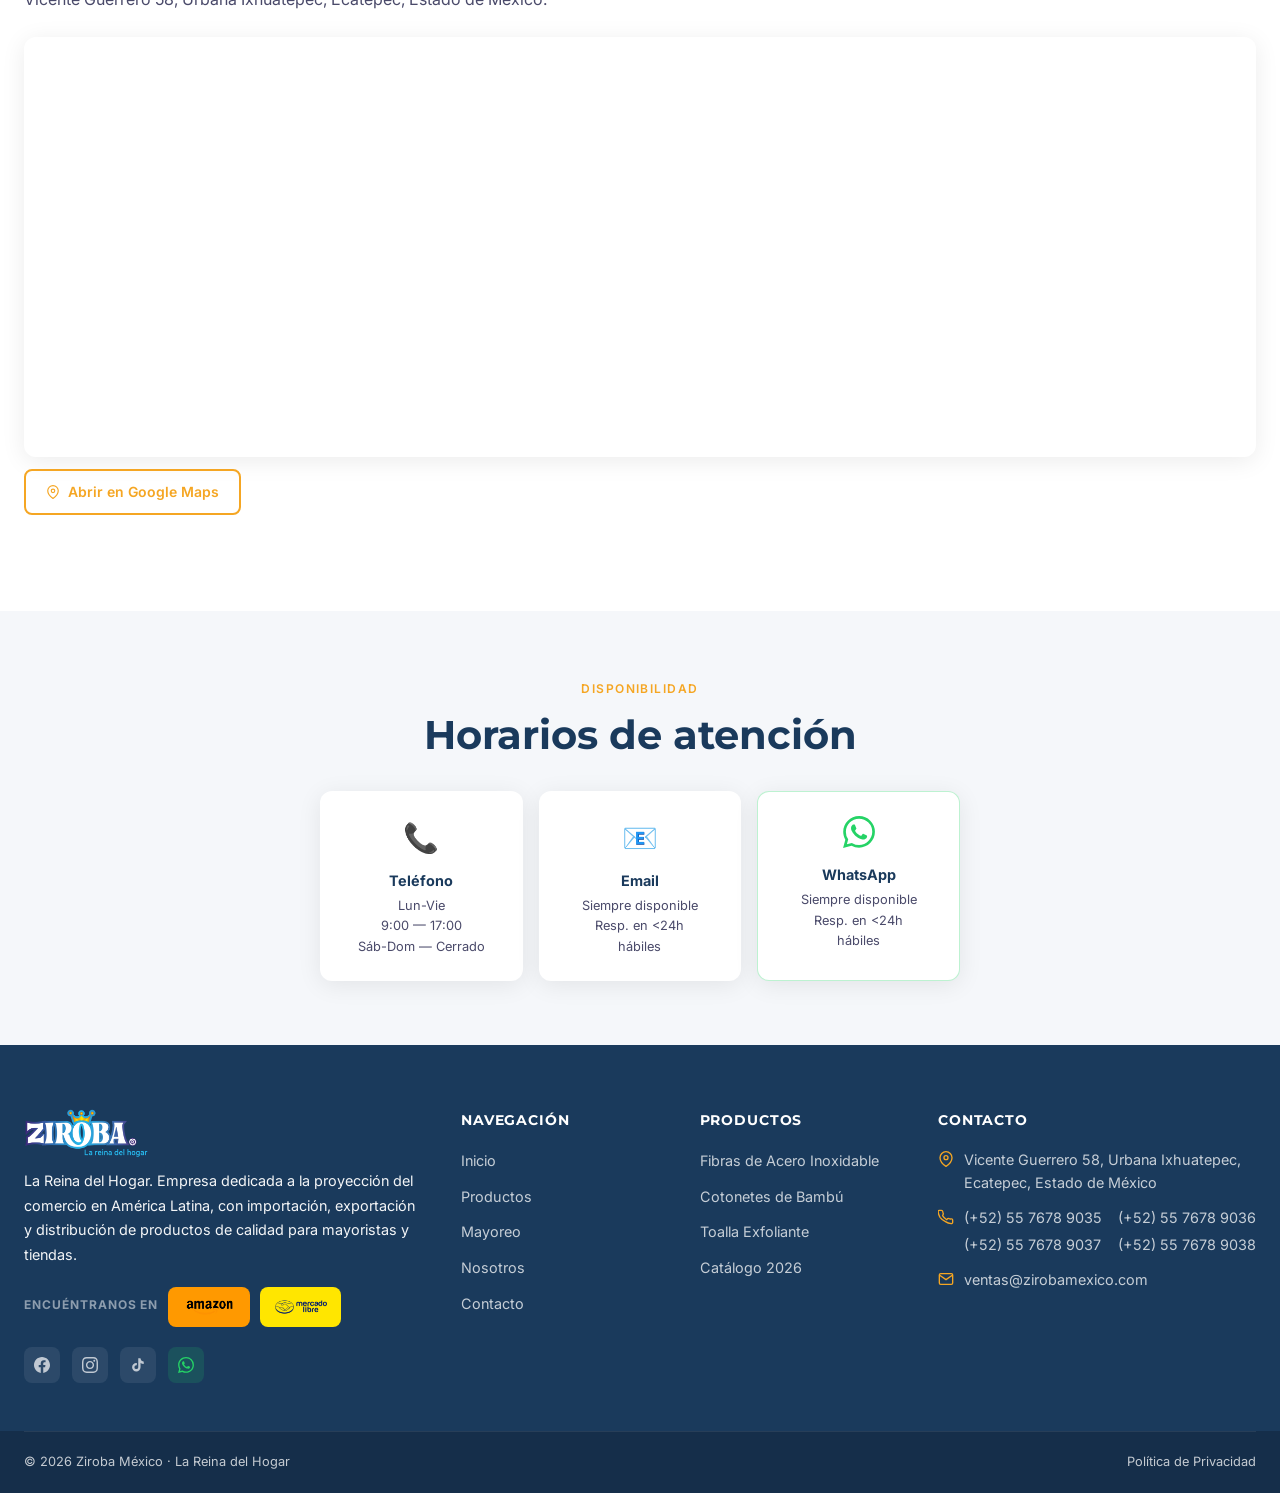
<file: contacto.html>
﻿<!DOCTYPE html>
<html lang="es-MX">
<head>
  <meta charset="UTF-8">
  <meta name="viewport" content="width=device-width, initial-scale=1.0">
  <title>Contacto — Ziroba México | Estamos para Ayudarte</title>
  <meta name="description" content="Contacta a Ziroba México para pedidos al mayoreo de fibras de acero, cotonetes de bambú y toallas exfoliantes. WhatsApp, teléfono y correo. Respuesta en menos de 24 horas.">
  <link rel="canonical" href="https://zirobamexico.com/contacto.html">
  <meta property="og:title" content="Contacto — Ziroba México | Estamos para Ayudarte">
  <meta property="og:description" content="Contacta a Ziroba México para pedidos al mayoreo. WhatsApp, teléfono y correo. Respuesta en menos de 24 horas.">
  <meta property="og:type" content="website">
  <meta property="og:url" content="https://zirobamexico.com/contacto.html">
  <meta property="og:image" content="https://zirobamexico.com/imagenes/zirobalogo.png">
  <meta property="og:image:alt" content="Ziroba México — Contacto">
  <meta property="og:locale" content="es_MX">
  <meta name="twitter:card" content="summary">
  <meta name="twitter:title" content="Contacto — Ziroba México | Estamos para Ayudarte">
  <meta name="twitter:description" content="Contacta a Ziroba México para pedidos al mayoreo. WhatsApp, teléfono y correo. Respuesta en menos de 24 horas.">
  <meta name="twitter:image" content="https://zirobamexico.com/imagenes/zirobalogo.png">
  <link rel="stylesheet" href="css/main.css">
</head>
<body>

  <div class="utility-bar">
    <div class="container">
      <div class="utility-bar__inner">
        <div class="utility-bar__contact">
          <a href="tel:+525576789035" class="utility-bar__item"><svg xmlns="http://www.w3.org/2000/svg" viewBox="0 0 24 24" fill="none" stroke="currentColor" stroke-width="2"><path d="M22 16.92v3a2 2 0 01-2.18 2 19.79 19.79 0 01-8.63-3.07A19.5 19.5 0 013.07 12.5 19.79 19.79 0 01.12 4 2 2 0 012.1 2h3a2 2 0 012 1.72c.127.96.361 1.903.7 2.81a2 2 0 01-.45 2.11L6.91 9.91a16 16 0 006.17 6.17l1.08-1.34a2 2 0 012.11-.45c.907.339 1.85.573 2.81.7A2 2 0 0122 16.92z"/></svg>(+52) 55 7678 9035</a>
          <a href="https://wa.me/525578583609" target="_blank" rel="noopener" class="utility-bar__item"><svg xmlns="http://www.w3.org/2000/svg" viewBox="0 0 24 24" fill="currentColor"><path d="M17.472 14.382c-.297-.149-1.758-.867-2.03-.967c-.273-.099-.471-.148-.67.15-.197.297-.767.966-.94 1.164-.173.199-.347.223-.644.075-.297-.15-1.255-.463-2.39-1.475-.883-.788-1.48-1.761-1.653-2.059-.173-.297-.018-.458.13-.606.134-.133.298-.347.446-.52.149-.174.198-.298.298-.497.099-.198.05-.371-.025-.52-.075-.149-.669-1.612-.916-2.207-.242-.579-.487-.5-.669-.51-.173-.008-.371-.01-.57-.01-.198 0-.52.074-.792.372-.272.297-1.04 1.016-1.04 2.479 0 1.462 1.065 2.875 1.213 3.074.149.198 2.096 3.2 5.077 4.487.709.306 1.262.489 1.694.625.712.227 1.36.195 1.871.118.571-.085 1.758-.719 2.006-1.413.248-.694.248-1.289.173-1.413-.074-.124-.272-.198-.57-.347m-5.421 7.403h-.004a9.87 9.87 0 01-5.031-1.378l-.361-.214-3.741.982.998-3.648-.235-.374a9.86 9.86 0 01-1.51-5.26c.001-5.45 4.436-9.884 9.888-9.884 2.64 0 5.122 1.03 6.988 2.898a9.825 9.825 0 012.893 6.994c-.003 5.45-4.437 9.884-9.885 9.884m8.413-18.297A11.815 11.815 0 0012.05 0C5.495 0 .16 5.335.157 11.892c0 2.096.547 4.142 1.588 5.945L.057 24l6.305-1.654a11.882 11.882 0 005.683 1.448h.005c6.554 0 11.89-5.335 11.893-11.893a11.821 11.821 0 00-3.48-8.413z"/></svg>Escríbenos ahora</a>
        </div>
        <div class="utility-bar__socials">
          <a href="https://www.facebook.com/ZirobaMX" target="_blank" rel="noopener" aria-label="Facebook"><svg xmlns="http://www.w3.org/2000/svg" viewBox="0 0 24 24" fill="currentColor"><path d="M24 12.073c0-6.627-5.373-12-12-12s-12 5.373-12 12c0 5.99 4.388 10.954 10.125 11.854v-8.385H7.078v-3.47h3.047V9.43c0-3.007 1.792-4.669 4.533-4.669 1.312 0 2.686.235 2.686.235v2.953H15.83c-1.491 0-1.956.925-1.956 1.874v2.25h3.328l-.532 3.47h-2.796v8.385C19.612 23.027 24 18.062 24 12.073z"/></svg></a>
          <a href="https://www.instagram.com/zirobamexico/" target="_blank" rel="noopener" aria-label="Instagram"><svg xmlns="http://www.w3.org/2000/svg" viewBox="0 0 24 24" fill="currentColor"><path d="M12 2.163c3.204 0 3.584.012 4.85.07 3.252.148 4.771 1.691 4.919 4.919.058 1.265.069 1.645.069 4.849 0 3.205-.012 3.584-.069 4.849-.149 3.225-1.664 4.771-4.919 4.919-1.266.058-1.644.07-4.85.07-3.204 0-3.584-.012-4.849-.07-3.26-.149-4.771-1.699-4.919-4.92-.058-1.265-.07-1.644-.07-4.849 0-3.204.013-3.583.07-4.849.149-3.227 1.664-4.771 4.919-4.919 1.266-.057 1.645-.069 4.849-.069zm0-2.163c-3.259 0-3.667.014-4.947.072-4.358.2-6.78 2.618-6.98 6.98-.059 1.281-.073 1.689-.073 4.948 0 3.259.014 3.668.072 4.948.2 4.358 2.618 6.78 6.98 6.98 1.281.058 1.689.072 4.948.072 3.259 0 3.668-.014 4.948-.072 4.354-.2 6.782-2.618 6.979-6.98.059-1.28.073-1.689.073-4.948 0-3.259-.014-3.667-.072-4.947-.196-4.354-2.617-6.78-6.979-6.98-1.281-.059-1.69-.073-4.949-.073zm0 5.838c-3.403 0-6.162 2.759-6.162 6.162s2.759 6.163 6.162 6.163 6.162-2.759 6.162-6.163c0-3.403-2.759-6.162-6.162-6.162zm0 10.162c-2.209 0-4-1.79-4-4 0-2.209 1.791-4 4-4s4 1.791 4 4c0 2.21-1.791 4-4 4zm6.406-11.845c-.796 0-1.441.645-1.441 1.44s.645 1.44 1.441 1.44c.795 0 1.439-.645 1.439-1.44s-.644-1.44-1.439-1.44z"/></svg></a><a href="https://www.tiktok.com/@zirobamexico" target="_blank" rel="noopener" aria-label="TikTok"><svg xmlns="http://www.w3.org/2000/svg" viewBox="0 0 24 24" fill="currentColor"><path d="M19.59 6.69a4.83 4.83 0 01-3.77-4.25V2h-3.45v13.67a2.89 2.89 0 01-2.88 2.5 2.89 2.89 0 01-2.89-2.89 2.89 2.89 0 012.89-2.89c.28 0 .54.04.79.1V9.01a6.33 6.33 0 00-.79-.05 6.34 6.34 0 00-6.34 6.34 6.34 6.34 0 006.34 6.34 6.34 6.34 0 006.33-6.34V8.83a8.18 8.18 0 004.78 1.52V6.9a4.85 4.85 0 01-1.01-.21z"/></svg></a>
        </div>
      </div>
    </div>
  </div>

  <nav class="navbar">
    <div class="container">
      <div class="navbar__inner">
        <a href="index.html" class="navbar__logo"><img src="imagenes/zirobalogo.png" alt="Ziroba México" style="height:44px;width:auto;object-fit:contain;"></a>
        <div class="navbar__nav">
          <a href="index.html" class="navbar__link">Inicio</a>
          <div class="navbar__dropdown">
            <a href="productos.html" class="navbar__link navbar__dropdown-toggle">Productos <svg xmlns="http://www.w3.org/2000/svg" viewBox="0 0 24 24" fill="none" stroke="currentColor" stroke-width="2"><polyline points="6 9 12 15 18 9"/></svg></a>
            <div class="navbar__dropdown-menu">
              <a href="productos.html#fibras" class="navbar__dropdown-item"><img src="imagenes/iconos%20productos/fibra.png" style="width:22px;height:22px;object-fit:contain;flex-shrink:0;">Fibras de Acero</a>
              <a href="productos.html#toallas" class="navbar__dropdown-item"><img src="imagenes/iconos%20productos/toalla.png" style="width:22px;height:22px;object-fit:contain;flex-shrink:0;">Toalla Exfoliante</a>
              <a href="productos.html#cotonetes" class="navbar__dropdown-item"><img src="imagenes/iconos%20productos/cotonete.png" style="width:22px;height:22px;object-fit:contain;flex-shrink:0;">Cotonetes de Bambú</a>
            </div>
          </div>
          <a href="distribuidores.html" class="navbar__link">Mayoreo</a>
          <a href="nosotros.html" class="navbar__link">Nosotros</a>
        <!--  <a href="donde-comprar.html" class="navbar__link">Dónde Comprar</a> -->
          <a href="blog.html" class="navbar__link">Blog</a>
          <a href="contacto.html" class="navbar__link active">Contacto</a>
        </div>
        <a href="catalogo.html" class="btn btn--primary navbar__cta"><svg xmlns="http://www.w3.org/2000/svg" width="16" height="16" viewBox="0 0 24 24" fill="none" stroke="currentColor" stroke-width="2"><path d="M21 15v4a2 2 0 01-2 2H5a2 2 0 01-2-2v-4"/><polyline points="7 10 12 15 17 10"/><line x1="12" y1="15" x2="12" y2="3"/></svg>Descargar Catálogo</a>
        <button class="navbar__hamburger" aria-label="Abrir menú"><span></span><span></span><span></span></button>
      </div>
    </div>
  </nav>

  <div class="navbar__mobile">
    <a href="index.html" class="navbar__mobile-link">Inicio</a>
    <a href="productos.html" class="navbar__mobile-link">Productos</a>
    <a href="distribuidores.html" class="navbar__mobile-link">Mayoreo</a>
    <a href="nosotros.html" class="navbar__mobile-link">Nosotros</a>
   <!-- <a href="donde-comprar.html" class="navbar__mobile-link">Dónde Comprar</a> -->
    <a href="blog.html" class="navbar__mobile-link">Blog</a>
    <a href="contacto.html" class="navbar__mobile-link">Contacto</a>
    <div class="navbar__mobile-ctas"><a href="catalogo.html" class="btn btn--primary" style="justify-content:center;">Descargar Catálogo</a></div>
  </div>

  <!-- PAGE HERO -->
  <section class="page-hero" style="display:flex;align-items:center;min-height:280px;">
    <div class="container" style="text-align:center;">
      <h1>Estamos aquí para ti</h1>
      <p style="max-width:560px;margin-left:auto;margin-right:auto;">Cotizaciones, dudas sobre distribución, preguntas de producto — escríbenos y respondemos en menos de 24 horas hábiles.</p>
    </div>
  </section>

  <!-- CANALES RÁPIDOS -->
  <section style="background:white;padding:40px 0;border-bottom:1px solid var(--gray-light);">
    <div class="container">
      <div class="grid-3">
        <a href="tel:+525576789035" style="text-decoration:none;">
          <div style="display:flex;align-items:center;gap:16px;padding:20px;border-radius:var(--radius);border:1.5px solid var(--gray-light);transition:all .25s;cursor:pointer;" onmouseover="this.style.borderColor='var(--teal)';this.style.background='var(--teal-pale)'" onmouseout="this.style.borderColor='var(--gray-light)';this.style.background='white'">
            <div style="width:48px;height:48px;background:var(--teal-pale);border-radius:12px;display:flex;align-items:center;justify-content:center;flex-shrink:0;color:var(--teal);">
              <svg xmlns="http://www.w3.org/2000/svg" width="22" height="22" viewBox="0 0 24 24" fill="none" stroke="currentColor" stroke-width="2"><path d="M22 16.92v3a2 2 0 01-2.18 2 19.79 19.79 0 01-8.63-3.07A19.5 19.5 0 013.07 12.5 19.79 19.79 0 01.12 4 2 2 0 012.1 2h3a2 2 0 012 1.72c.127.96.361 1.903.7 2.81a2 2 0 01-.45 2.11L6.91 9.91a16 16 0 006.17 6.17l1.08-1.34a2 2 0 012.11-.45c.907.339 1.85.573 2.81.7A2 2 0 0122 16.92z"/></svg>
            </div>
            <div>
              <div style="font-weight:700;color:var(--navy);font-size:.95rem;">Llámanos</div>
              <div style="color:var(--teal);font-size:.9rem;">(+52) 55 7678 9035</div>
            </div>
          </div>
        </a>
        <a href="mailto:ventas@zirobamexico.com" style="text-decoration:none;">
          <div style="display:flex;align-items:center;gap:16px;padding:20px;border-radius:var(--radius);border:1.5px solid var(--gray-light);transition:all .25s;" onmouseover="this.style.borderColor='var(--teal)';this.style.background='var(--teal-pale)'" onmouseout="this.style.borderColor='var(--gray-light)';this.style.background='white'">
            <div style="width:48px;height:48px;background:var(--teal-pale);border-radius:12px;display:flex;align-items:center;justify-content:center;flex-shrink:0;color:var(--teal);">
              <svg xmlns="http://www.w3.org/2000/svg" width="22" height="22" viewBox="0 0 24 24" fill="none" stroke="currentColor" stroke-width="2"><path d="M4 4h16c1.1 0 2 .9 2 2v12c0 1.1-.9 2-2 2H4c-1.1 0-2-.9-2-2V6c0-1.1.9-2 2-2z"/><polyline points="22,6 12,13 2,6"/></svg>
            </div>
            <div>
              <div style="font-weight:700;color:var(--navy);font-size:.95rem;">Escríbenos</div>
              <div style="color:var(--teal);font-size:.85rem;">ventas@zirobamexico.com</div>
            </div>
          </div>
        </a>
        <a href="https://wa.me/525578583609?text=Hola%2C+me+interesa+conocer+los+productos+Ziroba." target="_blank" rel="noopener" style="text-decoration:none;">
          <div style="display:flex;align-items:center;gap:16px;padding:20px;border-radius:var(--radius);border:1.5px solid rgba(37,211,102,.3);background:rgba(37,211,102,.04);transition:all .25s;" onmouseover="this.style.background='rgba(37,211,102,.08)'" onmouseout="this.style.background='rgba(37,211,102,.04)'">
            <div style="width:48px;height:48px;background:#25D366;border-radius:12px;display:flex;align-items:center;justify-content:center;flex-shrink:0;color:white;">
              <svg xmlns="http://www.w3.org/2000/svg" width="22" height="22" viewBox="0 0 24 24" fill="currentColor"><path d="M17.472 14.382c-.297-.149-1.758-.867-2.03-.967c-.273-.099-.471-.148-.67.15-.197.297-.767.966-.94 1.164-.173.199-.347.223-.644.075-.297-.15-1.255-.463-2.39-1.475-.883-.788-1.48-1.761-1.653-2.059-.173-.297-.018-.458.13-.606.134-.133.298-.347.446-.52.149-.174.198-.298.298-.497.099-.198.05-.371-.025-.52-.075-.149-.669-1.612-.916-2.207-.242-.579-.487-.5-.669-.51-.173-.008-.371-.01-.57-.01-.198 0-.52.074-.792.372-.272.297-1.04 1.016-1.04 2.479 0 1.462 1.065 2.875 1.213 3.074.149.198 2.096 3.2 5.077 4.487.709.306 1.262.489 1.694.625.712.227 1.36.195 1.871.118.571-.085 1.758-.719 2.006-1.413.248-.694.248-1.289.173-1.413-.074-.124-.272-.198-.57-.347m-5.421 7.403h-.004a9.87 9.87 0 01-5.031-1.378l-.361-.214-3.741.982.998-3.648-.235-.374a9.86 9.86 0 01-1.51-5.26c.001-5.45 4.436-9.884 9.888-9.884 2.64 0 5.122 1.03 6.988 2.898a9.825 9.825 0 012.893 6.994c-.003 5.45-4.437 9.884-9.885 9.884m8.413-18.297A11.815 11.815 0 0012.05 0C5.495 0 .16 5.335.157 11.892c0 2.096.547 4.142 1.588 5.945L.057 24l6.305-1.654a11.882 11.882 0 005.683 1.448h.005c6.554 0 11.89-5.335 11.893-11.893a11.821 11.821 0 00-3.48-8.413z"/></svg>
            </div>
            <div>
              <div style="font-weight:700;color:var(--navy);font-size:.95rem;">WhatsApp</div>
              <div style="color:#25D366;font-size:.9rem;">Respuesta inmediata</div>
            </div>
          </div>
        </a>
      </div>
    </div>
  </section>

  <!-- FORMULARIO + INFO + MAPA -->
  <section class="section">
    <div class="container">

      <!-- Fila superior: Formulario (izq) | Información de contacto (der) -->
      <div class="grid-2" style="align-items:start;gap:60px;margin-bottom:56px;">

        <!-- FORMULARIO -->
        <div>
          <span class="section-label">Formulario de contacto</span>
          <h2 class="section-title">Envíanos un mensaje</h2>
          <p style="margin-bottom:32px;">Cuéntanos cómo podemos ayudarte. Respondemos en menos de 24 horas hábiles.</p>
          <form data-form="contacto" style="background:white;border-radius:var(--radius);box-shadow:var(--shadow);padding:36px;border:1px solid rgba(0,0,0,.05);">
            <input type="hidden" name="subject" value="Nuevo contacto desde la web — Ziroba México">
            <input type="hidden" name="from_name" value="Formulario Web Ziroba">
            <div class="grid-2" style="gap:16px;">
              <div class="form-group">
                <label class="form-label" for="c-nombre">Nombre *</label>
                <input type="text" id="c-nombre" name="nombre" class="form-control" placeholder="Tu nombre" required>
              </div>
              <div class="form-group">
                <label class="form-label" for="c-empresa">Empresa / Negocio</label>
                <input type="text" id="c-empresa" name="empresa" class="form-control" placeholder="Nombre del negocio">
              </div>
            </div>
            <div class="grid-2" style="gap:16px;">
              <div class="form-group">
                <label class="form-label" for="c-email">Correo electrónico *</label>
                <input type="email" id="c-email" name="email" class="form-control" placeholder="tu@correo.com" required>
              </div>
              <div class="form-group">
                <label class="form-label" for="c-telefono">Teléfono *</label>
                <input type="tel" id="c-telefono" name="telefono" class="form-control" placeholder="55 1234 5678" required>
              </div>
            </div>
            <div class="form-group">
              <label class="form-label" for="c-tipo">Tipo de consulta *</label>
              <select id="c-tipo" name="tipo" class="form-control" required>
                <option value="">Selecciona el motivo</option>
                <option>Soy distribuidor interesado</option>
                <option>Cotización de producto</option>
                <option>Información de precios</option>
                <option>Consulta de entrega o pedido</option>
                <option>Reclamación o garantía</option>
                <option>Otro</option>
              </select>
            </div>
            <div class="form-group">
              <label class="form-label" for="c-mensaje">Mensaje *</label>
              <textarea id="c-mensaje" name="mensaje" class="form-control" placeholder="Cuéntanos en qué podemos ayudarte..." rows="5" required></textarea>
            </div>
            <button type="submit" class="btn btn--primary btn--lg" style="width:100%;justify-content:center;">
              Enviar mensaje
              <svg xmlns="http://www.w3.org/2000/svg" width="18" height="18" viewBox="0 0 24 24" fill="none" stroke="currentColor" stroke-width="2"><line x1="22" y1="2" x2="11" y2="13"/><polygon points="22 2 15 22 11 13 2 9 22 2"/></svg>
            </button>
          </form>
        </div>

        <!-- INFORMACIÓN DE CONTACTO -->
        <div>
          <span class="section-label">Información de contacto</span>
          <h2 class="section-title" style="margin-bottom:32px;">Encuéntranos</h2>
          <div style="display:flex;flex-direction:column;gap:24px;">
            <div style="display:flex;gap:14px;align-items:flex-start;">
              <div style="width:40px;height:40px;background:var(--teal-pale);border-radius:10px;display:flex;align-items:center;justify-content:center;flex-shrink:0;color:var(--teal);">
                <svg xmlns="http://www.w3.org/2000/svg" width="18" height="18" viewBox="0 0 24 24" fill="none" stroke="currentColor" stroke-width="2"><path d="M21 10c0 7-9 13-9 13s-9-6-9-13a9 9 0 0118 0z"/><circle cx="12" cy="10" r="3"/></svg>
              </div>
              <div>
                <div style="font-weight:700;font-size:.9rem;color:var(--navy);margin-bottom:4px;">Dirección</div>
                <a href="https://maps.app.goo.gl/gzKfzwtEmLWUvBBd7" target="_blank" rel="noopener" style="font-size:.9rem;color:var(--gray);">Vicente Guerrero 58, Urbana Ixhuatepec<br>Ecatepec de Morelos, Edomex C.P. 55300</a>
              </div>
            </div>
            <div style="display:flex;gap:14px;align-items:flex-start;">
              <div style="width:40px;height:40px;background:var(--teal-pale);border-radius:10px;display:flex;align-items:center;justify-content:center;flex-shrink:0;color:var(--teal);">
                <svg xmlns="http://www.w3.org/2000/svg" width="18" height="18" viewBox="0 0 24 24" fill="none" stroke="currentColor" stroke-width="2"><path d="M22 16.92v3a2 2 0 01-2.18 2 19.79 19.79 0 01-8.63-3.07A19.5 19.5 0 013.07 12.5 19.79 19.79 0 01.12 4 2 2 0 012.1 2h3a2 2 0 012 1.72c.127.96.361 1.903.7 2.81a2 2 0 01-.45 2.11L6.91 9.91a16 16 0 006.17 6.17l1.08-1.34a2 2 0 012.11-.45c.907.339 1.85.573 2.81.7A2 2 0 0122 16.92z"/></svg>
              </div>
              <div>
                <div style="font-weight:700;font-size:.9rem;color:var(--navy);margin-bottom:4px;">Teléfono</div>
                <a href="tel:+525576789035" style="font-size:.9rem;color:var(--gray);display:block;">(+52) 55 7678 9035</a>
                <a href="tel:+525576789036" style="font-size:.9rem;color:var(--gray);display:block;">(+52) 55 7678 9036</a>
                <a href="tel:+525576789037" style="font-size:.9rem;color:var(--gray);display:block;">(+52) 55 7678 9037</a>
                <a href="tel:+525576789038" style="font-size:.9rem;color:var(--gray);display:block;">(+52) 55 7678 9038</a>
                
              </div>
            </div>
            <div style="display:flex;gap:14px;align-items:flex-start;">
              <div style="width:40px;height:40px;background:var(--teal-pale);border-radius:10px;display:flex;align-items:center;justify-content:center;flex-shrink:0;color:var(--teal);">
                <svg xmlns="http://www.w3.org/2000/svg" width="18" height="18" viewBox="0 0 24 24" fill="none" stroke="currentColor" stroke-width="2"><path d="M4 4h16c1.1 0 2 .9 2 2v12c0 1.1-.9 2-2 2H4c-1.1 0-2-.9-2-2V6c0-1.1.9-2 2-2z"/><polyline points="22,6 12,13 2,6"/></svg>
              </div>
              <div>
                <div style="font-weight:700;font-size:.9rem;color:var(--navy);margin-bottom:4px;">Correo electrónico</div>
                <a href="mailto:ventas@zirobamexico.com" style="font-size:.9rem;color:var(--gray);">ventas@zirobamexico.com</a><br>
                <span style="font-size:.8rem;color:var(--gray);">Respuesta en menos de 24h hábiles</span>
              </div>
            </div>
            <div style="display:flex;gap:14px;align-items:flex-start;">
              <div style="width:40px;height:40px;background:rgba(37,211,102,.1);border-radius:10px;display:flex;align-items:center;justify-content:center;flex-shrink:0;color:#25D366;">
                <svg xmlns="http://www.w3.org/2000/svg" width="18" height="18" viewBox="0 0 24 24" fill="currentColor"><path d="M17.472 14.382c-.297-.149-1.758-.867-2.03-.967c-.273-.099-.471-.148-.67.15-.197.297-.767.966-.94 1.164-.173.199-.347.223-.644.075-.297-.15-1.255-.463-2.39-1.475-.883-.788-1.48-1.761-1.653-2.059-.173-.297-.018-.458.13-.606.134-.133.298-.347.446-.52.149-.174.198-.298.298-.497.099-.198.05-.371-.025-.52-.075-.149-.669-1.612-.916-2.207-.242-.579-.487-.5-.669-.51-.173-.008-.371-.01-.57-.01-.198 0-.52.074-.792.372-.272.297-1.04 1.016-1.04 2.479 0 1.462 1.065 2.875 1.213 3.074.149.198 2.096 3.2 5.077 4.487.709.306 1.262.489 1.694.625.712.227 1.36.195 1.871.118.571-.085 1.758-.719 2.006-1.413.248-.694.248-1.289.173-1.413-.074-.124-.272-.198-.57-.347m-5.421 7.403h-.004a9.87 9.87 0 01-5.031-1.378l-.361-.214-3.741.982.998-3.648-.235-.374a9.86 9.86 0 01-1.51-5.26c.001-5.45 4.436-9.884 9.888-9.884 2.64 0 5.122 1.03 6.988 2.898a9.825 9.825 0 012.893 6.994c-.003 5.45-4.437 9.884-9.885 9.884m8.413-18.297A11.815 11.815 0 0012.05 0C5.495 0 .16 5.335.157 11.892c0 2.096.547 4.142 1.588 5.945L.057 24l6.305-1.654a11.882 11.882 0 005.683 1.448h.005c6.554 0 11.89-5.335 11.893-11.893a11.821 11.821 0 00-3.48-8.413z"/></svg>
              </div>
              <div>
                <div style="font-weight:700;font-size:.9rem;color:var(--navy);margin-bottom:4px;">WhatsApp Business</div>
                <a href="https://wa.me/525578583609?text=Hola%2C+me+interesa+conocer+los+productos+Ziroba." target="_blank" rel="noopener"
                   class="btn btn--sm" style="background:#25D366;color:white;display:inline-flex;gap:6px;">
                  Abrir WhatsApp
                  <svg xmlns="http://www.w3.org/2000/svg" width="14" height="14" viewBox="0 0 24 24" fill="none" stroke="currentColor" stroke-width="2"><line x1="5" y1="12" x2="19" y2="12"/><polyline points="12 5 19 12 12 19"/></svg>
                </a>
              </div>
            </div>
          </div>
        </div>
      </div>

      <!-- MAPA (ancho completo, debajo de formulario e información) -->
      <div>
        <span class="section-label">Cómo llegar</span>
        <h2 class="section-title">Nuestra ubicación</h2>
        <p style="margin-bottom:24px;">Vicente Guerrero 58, Urbana Ixhuatepec, Ecatepec, Estado de México.</p>
        <div style="border-radius:var(--radius);overflow:hidden;box-shadow:var(--shadow);">
          <iframe
            src="https://maps.google.com/maps?q=Vicente+Guerrero+58,+Urbana+Ixhuatepec,+Ecatepec,+Estado+de+Mexico&output=embed&z=16"
            width="100%" height="420" frameborder="0"
            style="border:0;display:block;" allowfullscreen loading="lazy"
            referrerpolicy="no-referrer-when-downgrade">
          </iframe>
        </div>
        <a href="https://maps.app.goo.gl/gzKfzwtEmLWUvBBd7" target="_blank" rel="noopener"
           class="btn btn--outline-teal btn--sm" style="margin-top:12px;display:inline-flex;">
          <svg xmlns="http://www.w3.org/2000/svg" width="14" height="14" viewBox="0 0 24 24" fill="none" stroke="currentColor" stroke-width="2"><path d="M21 10c0 7-9 13-9 13s-9-6-9-13a9 9 0 0118 0z"/><circle cx="12" cy="10" r="3"/></svg>
          Abrir en Google Maps
        </a>
      </div>

    </div>
  </section>

  <!-- HORARIOS -->
  <section class="section--alt section--sm section">
    <div class="container">
      <div style="max-width:640px;margin:0 auto;text-align:center;">
        <span class="section-label">Disponibilidad</span>
        <h2 class="section-title">Horarios de atención</h2>
        <div style="display:grid;grid-template-columns:repeat(3,1fr);gap:16px;margin-top:32px;">
          <div style="background:white;border-radius:var(--radius);padding:24px;box-shadow:var(--shadow);">
            <div style="font-size:1.8rem;margin-bottom:8px;">📞</div>
            <div style="font-weight:700;margin-bottom:4px;font-size:.9rem;">Teléfono</div>
            <div style="font-size:.8rem;color:var(--gray);">Lun-Vie<br>9:00 — 17:00<br>Sáb-Dom — Cerrado</div>
          </div>
          <div style="background:white;border-radius:var(--radius);padding:24px;box-shadow:var(--shadow);">
            <div style="font-size:1.8rem;margin-bottom:8px;">📧</div>
            <div style="font-weight:700;margin-bottom:4px;font-size:.9rem;">Email</div>
            <div style="font-size:.8rem;color:var(--gray);">Siempre disponible<br>Resp. en &lt;24h<br>hábiles</div>
          </div>
          <div style="background:white;border-radius:var(--radius);padding:24px;box-shadow:var(--shadow);border:1.5px solid rgba(37,211,102,.3);">
            <div style="margin-bottom:8px;color:#25D366;">
              <svg xmlns="http://www.w3.org/2000/svg" width="32" height="32" viewBox="0 0 24 24" fill="currentColor"><path d="M17.472 14.382c-.297-.149-1.758-.867-2.03-.967c-.273-.099-.471-.148-.67.15-.197.297-.767.966-.94 1.164-.173.199-.347.223-.644.075-.297-.15-1.255-.463-2.39-1.475-.883-.788-1.48-1.761-1.653-2.059-.173-.297-.018-.458.13-.606.134-.133.298-.347.446-.52.149-.174.198-.298.298-.497.099-.198.05-.371-.025-.52-.075-.149-.669-1.612-.916-2.207-.242-.579-.487-.5-.669-.51-.173-.008-.371-.01-.57-.01-.198 0-.52.074-.792.372-.272.297-1.04 1.016-1.04 2.479 0 1.462 1.065 2.875 1.213 3.074.149.198 2.096 3.2 5.077 4.487.709.306 1.262.489 1.694.625.712.227 1.36.195 1.871.118.571-.085 1.758-.719 2.006-1.413.248-.694.248-1.289.173-1.413-.074-.124-.272-.198-.57-.347m-5.421 7.403h-.004a9.87 9.87 0 01-5.031-1.378l-.361-.214-3.741.982.998-3.648-.235-.374a9.86 9.86 0 01-1.51-5.26c.001-5.45 4.436-9.884 9.888-9.884 2.64 0 5.122 1.03 6.988 2.898a9.825 9.825 0 012.893 6.994c-.003 5.45-4.437 9.884-9.885 9.884m8.413-18.297A11.815 11.815 0 0012.05 0C5.495 0 .16 5.335.157 11.892c0 2.096.547 4.142 1.588 5.945L.057 24l6.305-1.654a11.882 11.882 0 005.683 1.448h.005c6.554 0 11.89-5.335 11.893-11.893a11.821 11.821 0 00-3.48-8.413z"/></svg>
            </div>
            <div style="font-weight:700;margin-bottom:4px;font-size:.9rem;">WhatsApp</div>
            <div style="font-size:.8rem;color:var(--gray);">Siempre disponible<br>Resp. en &lt;24h<br>hábiles</div>
          </div>
        </div>
      </div>
    </div>
  </section>

  <!-- FOOTER -->
  <footer class="footer">
    <div class="container">
      <div class="footer__grid">
        <div>
          <div class="footer__logo">
            <img src="imagenes/zirobalogo.png" alt="Ziroba México" style="height:48px;width:auto;object-fit:contain;">
          </div>
          <p class="footer__desc">La Reina del Hogar. Empresa dedicada a la proyección del comercio en América Latina, con importación, exportación y distribución de productos de calidad para mayoristas y tiendas.</p>
          <div class="footer__encuentranos">
            <p style="font-size:.75rem;font-weight:700;text-transform:uppercase;letter-spacing:.08em;color:rgba(255,255,255,.5);margin-bottom:6px;">Encuéntranos en</p>
            <a href="https://www.amazon.com.mx/s?srs=121147690011&rh=p_89%3AZIROBA" class="amazon" target="_blank" rel="noopener">
              <img src="imagenes/iconos%20productos/amazon.png" alt="Amazon" style="height:28px;width:auto;object-fit:contain;">
            </a>
            <a href="https://listado.mercadolibre.com.mx/zacate-corporal-ziroba#D[A:Zacate%20Corporal%20Ziroba]" class="ml" target="_blank" rel="noopener">
              <img src="imagenes/iconos%20productos/MERCADO%20LIBRE.png" alt="Mercado Libre" style="height:28px;width:auto;object-fit:contain;">
            </a>
          </div>
          <div class="footer__socials">
            <a href="https://www.facebook.com/ZirobaMX" target="_blank" rel="noopener" class="footer__social-btn" aria-label="Facebook">
              <svg xmlns="http://www.w3.org/2000/svg" viewBox="0 0 24 24" fill="currentColor"><path d="M24 12.073c0-6.627-5.373-12-12-12s-12 5.373-12 12c0 5.99 4.388 10.954 10.125 11.854v-8.385H7.078v-3.47h3.047V9.43c0-3.007 1.792-4.669 4.533-4.669 1.312 0 2.686.235 2.686.235v2.953H15.83c-1.491 0-1.956.925-1.956 1.874v2.25h3.328l-.532 3.47h-2.796v8.385C19.612 23.027 24 18.062 24 12.073z"/></svg>
            </a>
            <a href="https://www.instagram.com/zirobamexico/" target="_blank" rel="noopener" class="footer__social-btn" aria-label="Instagram">
              <svg xmlns="http://www.w3.org/2000/svg" viewBox="0 0 24 24" fill="currentColor"><path d="M12 2.163c3.204 0 3.584.012 4.85.07 3.252.148 4.771 1.691 4.919 4.919.058 1.265.069 1.645.069 4.849 0 3.205-.012 3.584-.069 4.849-.149 3.225-1.664 4.771-4.919 4.919-1.266.058-1.644.07-4.85.07-3.204 0-3.584-.012-4.849-.07-3.26-.149-4.771-1.699-4.919-4.92-.058-1.265-.07-1.644-.07-4.849 0-3.204.013-3.583.07-4.849.149-3.227 1.664-4.771 4.919-4.919 1.266-.057 1.645-.069 4.849-.069zm0-2.163c-3.259 0-3.667.014-4.947.072-4.358.2-6.78 2.618-6.98 6.98-.059 1.281-.073 1.689-.073 4.948 0 3.259.014 3.668.072 4.948.2 4.358 2.618 6.78 6.98 6.98 1.281.058 1.689.072 4.948.072 3.259 0 3.668-.014 4.948-.072 4.354-.2 6.782-2.618 6.979-6.98.059-1.28.073-1.689.073-4.948 0-3.259-.014-3.667-.072-4.947-.196-4.354-2.617-6.78-6.979-6.98-1.281-.059-1.69-.073-4.949-.073zm0 5.838c-3.403 0-6.162 2.759-6.162 6.162s2.759 6.163 6.162 6.163 6.162-2.759 6.162-6.163c0-3.403-2.759-6.162-6.162-6.162zm0 10.162c-2.209 0-4-1.79-4-4 0-2.209 1.791-4 4-4s4 1.791 4 4c0 2.21-1.791 4-4 4zm6.406-11.845c-.796 0-1.441.645-1.441 1.44s.645 1.44 1.441 1.44c.795 0 1.439-.645 1.439-1.44s-.644-1.44-1.439-1.44z"/></svg>
            </a>
            <a href="https://www.tiktok.com/@zirobamexico" target="_blank" rel="noopener" class="footer__social-btn" aria-label="TikTok">
              <svg xmlns="http://www.w3.org/2000/svg" viewBox="0 0 24 24" fill="currentColor"><path d="M19.59 6.69a4.83 4.83 0 01-3.77-4.25V2h-3.45v13.67a2.89 2.89 0 01-2.88 2.5 2.89 2.89 0 01-2.89-2.89 2.89 2.89 0 012.89-2.89c.28 0 .54.04.79.1V9.01a6.33 6.33 0 00-.79-.05 6.34 6.34 0 00-6.34 6.34 6.34 6.34 0 006.34 6.34 6.34 6.34 0 006.33-6.34V8.83a8.18 8.18 0 004.78 1.52V6.9a4.85 4.85 0 01-1.01-.21z"/></svg>
            </a>
            <a href="https://wa.me/525578583609" class="footer__social-btn" aria-label="WhatsApp" style="background:rgba(37,211,102,.15);color:#25D366;">
              <svg xmlns="http://www.w3.org/2000/svg" viewBox="0 0 24 24" fill="currentColor"><path d="M17.472 14.382c-.297-.149-1.758-.867-2.03-.967-.273-.099-.471-.148-.67.15-.197.297-.767.966-.94 1.164-.173.199-.347.223-.644.075-.297-.15-1.255-.463-2.39-1.475-.883-.788-1.48-1.761-1.653-2.059-.173-.297-.018-.458.13-.606.134-.133.298-.347.446-.52.149-.174.198-.298.298-.497.099-.198.05-.371-.025-.52-.075-.149-.669-1.612-.916-2.207-.242-.579-.487-.5-.669-.51-.173-.008-.371-.01-.57-.01-.198 0-.52.074-.792.372-.272.297-1.04 1.016-1.04 2.479 0 1.462 1.065 2.875 1.213 3.074.149.198 2.096 3.2 5.077 4.487.709.306 1.262.489 1.694.625.712.227 1.36.195 1.871.118.571-.085 1.758-.719 2.006-1.413.248-.694.248-1.289.173-1.413-.074-.124-.272-.198-.57-.347m-5.421 7.403h-.004a9.87 9.87 0 01-5.031-1.378l-.361-.214-3.741.982.998-3.648-.235-.374a9.86 9.86 0 01-1.51-5.26c.001-5.45 4.436-9.884 9.888-9.884 2.64 0 5.122 1.03 6.988 2.898a9.825 9.825 0 012.893 6.994c-.003 5.45-4.437 9.884-9.885 9.884m8.413-18.297A11.815 11.815 0 0012.05 0C5.495 0 .16 5.335.157 11.892c0 2.096.547 4.142 1.588 5.945L.057 24l6.305-1.654a11.882 11.882 0 005.683 1.448h.005c6.554 0 11.89-5.335 11.893-11.893a11.821 11.821 0 00-3.48-8.413z"/></svg>
            </a>
          </div>
        </div>
        <div>
          <div class="footer__col-title">Navegación</div>
          <ul class="footer__links">
            <li><a href="index.html">Inicio</a></li>
            <li><a href="productos.html">Productos</a></li>
            <li><a href="distribuidores.html">Mayoreo</a></li>
            <li><a href="nosotros.html">Nosotros</a></li>
           <!-- <li><a href="donde-comprar.html">Dónde Comprar</a></li> -->
            <li><a href="contacto.html">Contacto</a></li>
          </ul>
        </div>
        <div>
          <div class="footer__col-title">Productos</div>
          <ul class="footer__links">
            <li><a href="productos.html#fibras">Fibras de Acero Inoxidable</a></li>
            <li><a href="productos.html#cotonetes">Cotonetes de Bambú</a></li>
            <li><a href="productos.html#toallas">Toalla Exfoliante</a></li>
            <li><a href="catalogo.html">Catálogo 2026</a></li>
          </ul>
        </div>
        <div>
          <div class="footer__col-title">Contacto</div>
          <div class="footer__contact-item">
            <svg xmlns="http://www.w3.org/2000/svg" viewBox="0 0 24 24" fill="none" stroke="#F5A623" stroke-width="2"><path d="M21 10c0 7-9 13-9 13s-9-6-9-13a9 9 0 0118 0z"/><circle cx="12" cy="10" r="3"/></svg>
            <a href="https://maps.app.goo.gl/gzKfzwtEmLWUvBBd7" target="_blank" rel="noopener" style="color:inherit;">Vicente Guerrero 58, Urbana Ixhuatepec,<br>Ecatepec, Estado de México</a>
          </div>
          <div class="footer__contact-item" style="align-items:flex-start;">
            <svg xmlns="http://www.w3.org/2000/svg" viewBox="0 0 24 24" fill="none" stroke="#F5A623" stroke-width="2" style="width:16px;height:16px;flex-shrink:0;margin-top:3px;"><path d="M22 16.92v3a2 2 0 01-2.18 2 19.79 19.79 0 01-8.63-3.07A19.5 19.5 0 013.07 12.5 19.79 19.79 0 01.12 4 2 2 0 012.1 2h3a2 2 0 012 1.72c.127.96.361 1.903.7 2.81a2 2 0 01-.45 2.11L6.91 9.91a16 16 0 006.17 6.17l1.08-1.34a2 2 0 012.11-.45c.907.339 1.85.573 2.81.7A2 2 0 0122 16.92z"/></svg>
            <div style="display:grid;grid-template-columns:1fr 1fr;gap:4px 16px;">
              <a href="tel:+525576789035" style="color:inherit;white-space:nowrap;">(+52) 55 7678 9035</a>
              <a href="tel:+525576789036" style="color:inherit;white-space:nowrap;">(+52) 55 7678 9036</a>
              <a href="tel:+525576789037" style="color:inherit;white-space:nowrap;">(+52) 55 7678 9037</a>
              <a href="tel:+525576789038" style="color:inherit;white-space:nowrap;">(+52) 55 7678 9038</a>
              
            </div>
          </div>
          <div class="footer__contact-item">
            <svg xmlns="http://www.w3.org/2000/svg" viewBox="0 0 24 24" fill="none" stroke="currentColor" stroke-width="2"><path d="M4 4h16c1.1 0 2 .9 2 2v12c0 1.1-.9 2-2 2H4c-1.1 0-2-.9-2-2V6c0-1.1.9-2 2-2z"/><polyline points="22,6 12,13 2,6"/></svg>
            <a href="mailto:ventas@zirobamexico.com" style="color:inherit;">ventas@zirobamexico.com</a>
          </div>
        </div>
      </div>
    </div>
    <div style="background:rgba(0,0,0,.2);">
      <div class="container">
        <div class="footer__bottom">
          <span>© 2026 Ziroba México · La Reina del Hogar</span>
          <a href="#">Política de Privacidad</a>
        </div>
      </div>
    </div>
  </footer>

  <a href="https://wa.me/525578583609?text=Hola%2C+me+interesa+conocer+los+productos+Ziroba." target="_blank" rel="noopener" class="wa-fab" aria-label="WhatsApp">
    <svg xmlns="http://www.w3.org/2000/svg" viewBox="0 0 24 24" fill="currentColor"><path d="M17.472 14.382c-.297-.149-1.758-.867-2.03-.967c-.273-.099-.471-.148-.67.15-.197.297-.767.966-.94 1.164-.173.199-.347.223-.644.075-.297-.15-1.255-.463-2.39-1.475-.883-.788-1.48-1.761-1.653-2.059-.173-.297-.018-.458.13-.606.134-.133.298-.347.446-.52.149-.174.198-.298.298-.497.099-.198.05-.371-.025-.52-.075-.149-.669-1.612-.916-2.207-.242-.579-.487-.5-.669-.51-.173-.008-.371-.01-.57-.01-.198 0-.52.074-.792.372-.272.297-1.04 1.016-1.04 2.479 0 1.462 1.065 2.875 1.213 3.074.149.198 2.096 3.2 5.077 4.487.709.306 1.262.489 1.694.625.712.227 1.36.195 1.871.118.571-.085 1.758-.719 2.006-1.413.248-.694.248-1.289.173-1.413-.074-.124-.272-.198-.57-.347m-5.421 7.403h-.004a9.87 9.87 0 01-5.031-1.378l-.361-.214-3.741.982.998-3.648-.235-.374a9.86 9.86 0 01-1.51-5.26c.001-5.45 4.436-9.884 9.888-9.884 2.64 0 5.122 1.03 6.988 2.898a9.825 9.825 0 012.893 6.994c-.003 5.45-4.437 9.884-9.885 9.884m8.413-18.297A11.815 11.815 0 0012.05 0C5.495 0 .16 5.335.157 11.892c0 2.096.547 4.142 1.588 5.945L.057 24l6.305-1.654a11.882 11.882 0 005.683 1.448h.005c6.554 0 11.89-5.335 11.893-11.893a11.821 11.821 0 00-3.48-8.413z"/></svg>
  </a>

  <script src="js/config.js"></script>
  <script src="js/main.js"></script>
</body>
</html>
</file>
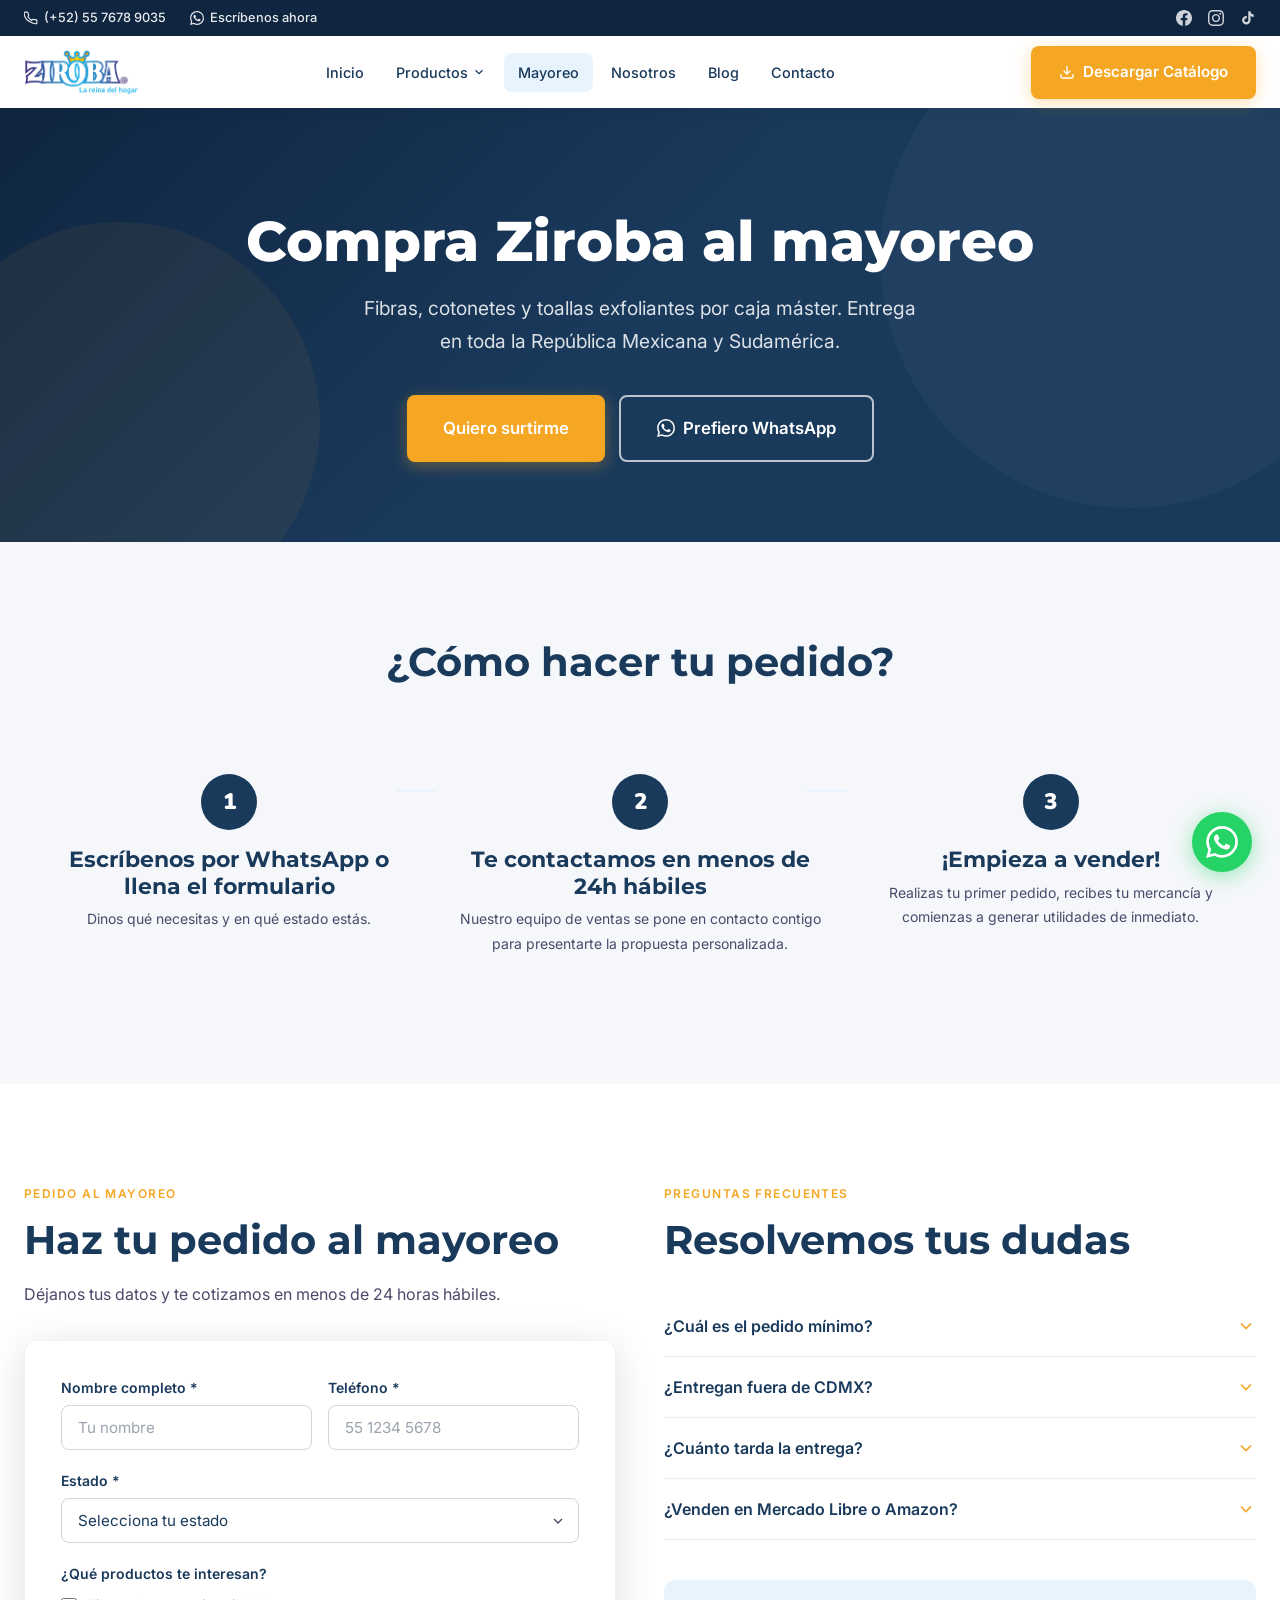
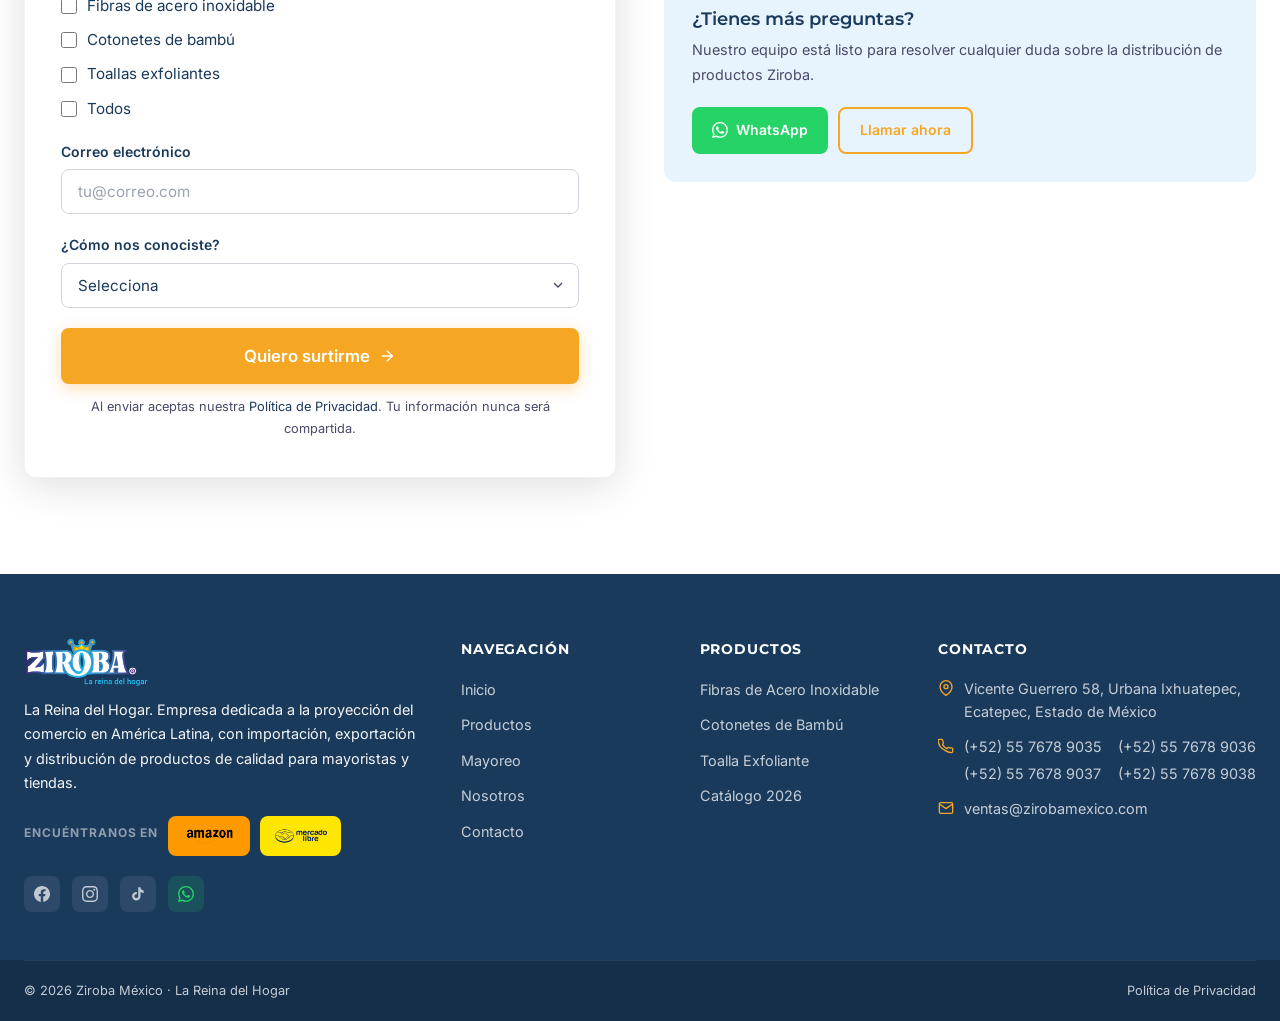
<file: distribuidores.html>
﻿<!DOCTYPE html>
<html lang="es-MX">
<head>
  <meta charset="UTF-8">
  <meta name="viewport" content="width=device-width, initial-scale=1.0">
  <title>Hazte Distribuidor Ziroba — Mayoreo de Productos de Limpieza en México</title>
  <meta name="description" content="Surte tu negocio con Ziroba al mayoreo: fibras de acero inoxidable, cotonetes de bambú y toallas exfoliantes. Precios por volumen y entrega a toda la República Mexicana.">
  <link rel="canonical" href="https://zirobamexico.com/distribuidores.html">
  <meta property="og:title" content="Hazte Distribuidor Ziroba — Mayoreo en México">
  <meta property="og:description" content="Surte tu negocio con Ziroba al mayoreo: fibras de acero inoxidable, cotonetes de bambú y toallas exfoliantes. Precios por volumen y entrega a toda la República.">
  <meta property="og:type" content="website">
  <meta property="og:url" content="https://zirobamexico.com/distribuidores.html">
  <meta property="og:image" content="https://zirobamexico.com/imagenes/zirobalogo.png">
  <meta property="og:image:alt" content="Ziroba México — Mayoreo y distribuidores">
  <meta property="og:locale" content="es_MX">
  <meta name="twitter:card" content="summary">
  <meta name="twitter:title" content="Hazte Distribuidor Ziroba — Mayoreo en México">
  <meta name="twitter:description" content="Surte tu negocio con Ziroba al mayoreo: fibras de acero inoxidable, cotonetes de bambú y toallas exfoliantes. Precios por volumen y entrega a toda la República.">
  <meta name="twitter:image" content="https://zirobamexico.com/imagenes/zirobalogo.png">
  <link rel="stylesheet" href="css/main.css">
</head>
<body>

  <!-- UTILITY BAR -->
  <div class="utility-bar">
    <div class="container">
      <div class="utility-bar__inner">
        <div class="utility-bar__contact">
          <a href="tel:+525576789035" class="utility-bar__item">
            <svg xmlns="http://www.w3.org/2000/svg" viewBox="0 0 24 24" fill="none" stroke="currentColor" stroke-width="2"><path d="M22 16.92v3a2 2 0 01-2.18 2 19.79 19.79 0 01-8.63-3.07A19.5 19.5 0 013.07 12.5 19.79 19.79 0 01.12 4 2 2 0 012.1 2h3a2 2 0 012 1.72c.127.96.361 1.903.7 2.81a2 2 0 01-.45 2.11L6.91 9.91a16 16 0 006.17 6.17l1.08-1.34a2 2 0 012.11-.45c.907.339 1.85.573 2.81.7A2 2 0 0122 16.92z"/></svg>
            (+52) 55 7678 9035
          </a>
          <a href="https://wa.me/525578583609?text=Hola%2C+me+interesa+ser+distribuidor+de+Ziroba." target="_blank" rel="noopener" class="utility-bar__item">
            <svg xmlns="http://www.w3.org/2000/svg" viewBox="0 0 24 24" fill="currentColor"><path d="M17.472 14.382c-.297-.149-1.758-.867-2.03-.967-.273-.099-.471-.148-.67.15-.197.297-.767.966-.94 1.164-.173.199-.347.223-.644.075-.297-.15-1.255-.463-2.39-1.475-.883-.788-1.48-1.761-1.653-2.059-.173-.297-.018-.458.13-.606.134-.133.298-.347.446-.52.149-.174.198-.298.298-.497.099-.198.05-.371-.025-.52-.075-.149-.669-1.612-.916-2.207-.242-.579-.487-.5-.669-.51-.173-.008-.371-.01-.57-.01-.198 0-.52.074-.792.372-.272.297-1.04 1.016-1.04 2.479 0 1.462 1.065 2.875 1.213 3.074.149.198 2.096 3.2 5.077 4.487.709.306 1.262.489 1.694.625.712.227 1.36.195 1.871.118.571-.085 1.758-.719 2.006-1.413.248-.694.248-1.289.173-1.413-.074-.124-.272-.198-.57-.347m-5.421 7.403h-.004a9.87 9.87 0 01-5.031-1.378l-.361-.214-3.741.982.998-3.648-.235-.374a9.86 9.86 0 01-1.51-5.26c.001-5.45 4.436-9.884 9.888-9.884 2.64 0 5.122 1.03 6.988 2.898a9.825 9.825 0 012.893 6.994c-.003 5.45-4.437 9.884-9.885 9.884m8.413-18.297A11.815 11.815 0 0012.05 0C5.495 0 .16 5.335.157 11.892c0 2.096.547 4.142 1.588 5.945L.057 24l6.305-1.654a11.882 11.882 0 005.683 1.448h.005c6.554 0 11.89-5.335 11.893-11.893a11.821 11.821 0 00-3.48-8.413z"/></svg>
            Escríbenos ahora
          </a>
        </div>
        <div class="utility-bar__socials">
          <a href="https://www.facebook.com/ZirobaMX" target="_blank" rel="noopener" aria-label="Facebook"><svg xmlns="http://www.w3.org/2000/svg" viewBox="0 0 24 24" fill="currentColor"><path d="M24 12.073c0-6.627-5.373-12-12-12s-12 5.373-12 12c0 5.99 4.388 10.954 10.125 11.854v-8.385H7.078v-3.47h3.047V9.43c0-3.007 1.792-4.669 4.533-4.669 1.312 0 2.686.235 2.686.235v2.953H15.83c-1.491 0-1.956.925-1.956 1.874v2.25h3.328l-.532 3.47h-2.796v8.385C19.612 23.027 24 18.062 24 12.073z"/></svg></a>
          <a href="https://www.instagram.com/zirobamexico/" target="_blank" rel="noopener" aria-label="Instagram"><svg xmlns="http://www.w3.org/2000/svg" viewBox="0 0 24 24" fill="currentColor"><path d="M12 2.163c3.204 0 3.584.012 4.85.07 3.252.148 4.771 1.691 4.919 4.919.058 1.265.069 1.645.069 4.849 0 3.205-.012 3.584-.069 4.849-.149 3.225-1.664 4.771-4.919 4.919-1.266.058-1.644.07-4.85.07-3.204 0-3.584-.012-4.849-.07-3.26-.149-4.771-1.699-4.919-4.92-.058-1.265-.07-1.644-.07-4.849 0-3.204.013-3.583.07-4.849.149-3.227 1.664-4.771 4.919-4.919 1.266-.057 1.645-.069 4.849-.069zm0-2.163c-3.259 0-3.667.014-4.947.072-4.358.2-6.78 2.618-6.98 6.98-.059 1.281-.073 1.689-.073 4.948 0 3.259.014 3.668.072 4.948.2 4.358 2.618 6.78 6.98 6.98 1.281.058 1.689.072 4.948.072 3.259 0 3.668-.014 4.948-.072 4.354-.2 6.782-2.618 6.979-6.98.059-1.28.073-1.689.073-4.948 0-3.259-.014-3.667-.072-4.947-.196-4.354-2.617-6.78-6.979-6.98-1.281-.059-1.69-.073-4.949-.073zm0 5.838c-3.403 0-6.162 2.759-6.162 6.162s2.759 6.163 6.162 6.163 6.162-2.759 6.162-6.163c0-3.403-2.759-6.162-6.162-6.162zm0 10.162c-2.209 0-4-1.79-4-4 0-2.209 1.791-4 4-4s4 1.791 4 4c0 2.21-1.791 4-4 4zm6.406-11.845c-.796 0-1.441.645-1.441 1.44s.645 1.44 1.441 1.44c.795 0 1.439-.645 1.439-1.44s-.644-1.44-1.439-1.44z"/></svg></a><a href="https://www.tiktok.com/@zirobamexico" target="_blank" rel="noopener" aria-label="TikTok"><svg xmlns="http://www.w3.org/2000/svg" viewBox="0 0 24 24" fill="currentColor"><path d="M19.59 6.69a4.83 4.83 0 01-3.77-4.25V2h-3.45v13.67a2.89 2.89 0 01-2.88 2.5 2.89 2.89 0 01-2.89-2.89 2.89 2.89 0 012.89-2.89c.28 0 .54.04.79.1V9.01a6.33 6.33 0 00-.79-.05 6.34 6.34 0 00-6.34 6.34 6.34 6.34 0 006.34 6.34 6.34 6.34 0 006.33-6.34V8.83a8.18 8.18 0 004.78 1.52V6.9a4.85 4.85 0 01-1.01-.21z"/></svg></a>
        </div>
      </div>
    </div>
  </div>

  <!-- NAVBAR -->
  <nav class="navbar">
    <div class="container">
      <div class="navbar__inner">
        <a href="index.html" class="navbar__logo">
          <img src="imagenes/zirobalogo.png" alt="Ziroba México" style="height:44px;width:auto;object-fit:contain;">
        </a>
        <div class="navbar__nav">
          <a href="index.html" class="navbar__link">Inicio</a>
          <div class="navbar__dropdown">
            <a href="productos.html" class="navbar__link navbar__dropdown-toggle">Productos <svg xmlns="http://www.w3.org/2000/svg" viewBox="0 0 24 24" fill="none" stroke="currentColor" stroke-width="2"><polyline points="6 9 12 15 18 9"/></svg></a>
            <div class="navbar__dropdown-menu">
              <a href="productos.html#fibras" class="navbar__dropdown-item"><img src="imagenes/iconos%20productos/fibra.png" style="width:22px;height:22px;object-fit:contain;flex-shrink:0;">Fibras de Acero Inoxidable</a>
              <a href="productos.html#toallas" class="navbar__dropdown-item"><img src="imagenes/iconos%20productos/toalla.png" style="width:22px;height:22px;object-fit:contain;flex-shrink:0;">Toalla Exfoliante</a>
              <a href="productos.html#cotonetes" class="navbar__dropdown-item"><img src="imagenes/iconos%20productos/cotonete.png" style="width:22px;height:22px;object-fit:contain;flex-shrink:0;">Cotonetes de Bambú</a>
            </div>
          </div>
          <a href="distribuidores.html" class="navbar__link active">Mayoreo</a>
          <a href="nosotros.html" class="navbar__link">Nosotros</a>
          <!-- <a href="donde-comprar.html" class="navbar__link">Dónde Comprar</a> -->
          <a href="blog.html" class="navbar__link">Blog</a>
          <a href="contacto.html" class="navbar__link">Contacto</a>
        </div>
        <a href="catalogo.html" class="btn btn--primary navbar__cta">
          <svg xmlns="http://www.w3.org/2000/svg" width="16" height="16" viewBox="0 0 24 24" fill="none" stroke="currentColor" stroke-width="2"><path d="M21 15v4a2 2 0 01-2 2H5a2 2 0 01-2-2v-4"/><polyline points="7 10 12 15 17 10"/><line x1="12" y1="15" x2="12" y2="3"/></svg>
          Descargar Catálogo
        </a>
        <button class="navbar__hamburger" aria-label="Abrir menú"><span></span><span></span><span></span></button>
      </div>
    </div>
  </nav>

  <div class="navbar__mobile">
    <a href="index.html" class="navbar__mobile-link">Inicio</a>
    <a href="productos.html" class="navbar__mobile-link">Productos</a>
    <a href="distribuidores.html" class="navbar__mobile-link">Mayoreo</a>
    <a href="nosotros.html" class="navbar__mobile-link">Nosotros</a>
   <!--  <a href="donde-comprar.html" class="navbar__mobile-link">Dónde Comprar</a> -->
    <a href="blog.html" class="navbar__mobile-link">Blog</a>
    <a href="contacto.html" class="navbar__mobile-link">Contacto</a>
    <div class="navbar__mobile-ctas">
      <a href="catalogo.html" class="btn btn--primary" style="justify-content:center;">Descargar Catálogo</a>
    </div>
  </div>

  <!-- HERO -->
  <section style="
    background: linear-gradient(135deg, #0F2540 0%, #1A3A5C 50%, #1A3A5C 100%);
    padding: 100px 0 80px;
    position: relative;
    overflow: hidden;
  ">
    <div style="position:absolute;right:-100px;top:-100px;width:500px;height:500px;background:rgba(255,255,255,.03);border-radius:50%;"></div>
    <div style="position:absolute;left:-80px;bottom:-80px;width:400px;height:400px;background:rgba(245,166,35,.06);border-radius:50%;"></div>
    <div class="container" style="position:relative;z-index:2;text-align:center;">
      <!-- <nav class="breadcrumb" style="justify-content:center;">
        <a href="index.html">Inicio</a>
        <span class="breadcrumb__sep">/</span>
        <span>Mayoreo</span>
      </nav> -->
      <h1 style="color:white;margin-bottom:16px;">Compra Ziroba al mayoreo</h1>
      <p style="color:rgba(255,255,255,.85);font-size:1.2rem;max-width:560px;margin:0 auto 36px;">Fibras, cotonetes y toallas exfoliantes por caja máster. Entrega en toda la República Mexicana y Sudamérica.</p>
      <div style="display:flex;gap:14px;justify-content:center;flex-wrap:wrap;">
        <a href="#registro" class="btn btn--orange btn--lg">Quiero surtirme</a>
        <a href="https://wa.me/525578583609?text=Hola%2C+me+interesa+comprar+en+mayoreo.+%C2%BFPodr%C3%ADan+darme+m%C3%A1s+informaci%C3%B3n%3F" target="_blank" rel="noopener" class="btn btn--outline-white btn--lg">
          <svg xmlns="http://www.w3.org/2000/svg" width="18" height="18" viewBox="0 0 24 24" fill="currentColor"><path d="M17.472 14.382c-.297-.149-1.758-.867-2.03-.967c-.273-.099-.471-.148-.67.15-.197.297-.767.966-.94 1.164-.173.199-.347.223-.644.075-.297-.15-1.255-.463-2.39-1.475-.883-.788-1.48-1.761-1.653-2.059-.173-.297-.018-.458.13-.606.134-.133.298-.347.446-.52.149-.174.198-.298.298-.497.099-.198.05-.371-.025-.52-.075-.149-.669-1.612-.916-2.207-.242-.579-.487-.5-.669-.51-.173-.008-.371-.01-.57-.01-.198 0-.52.074-.792.372-.272.297-1.04 1.016-1.04 2.479 0 1.462 1.065 2.875 1.213 3.074.149.198 2.096 3.2 5.077 4.487.709.306 1.262.489 1.694.625.712.227 1.36.195 1.871.118.571-.085 1.758-.719 2.006-1.413.248-.694.248-1.289.173-1.413-.074-.124-.272-.198-.57-.347m-5.421 7.403h-.004a9.87 9.87 0 01-5.031-1.378l-.361-.214-3.741.982.998-3.648-.235-.374a9.86 9.86 0 01-1.51-5.26c.001-5.45 4.436-9.884 9.888-9.884 2.64 0 5.122 1.03 6.988 2.898a9.825 9.825 0 012.893 6.994c-.003 5.45-4.437 9.884-9.885 9.884m8.413-18.297A11.815 11.815 0 0012.05 0C5.495 0 .16 5.335.157 11.892c0 2.096.547 4.142 1.588 5.945L.057 24l6.305-1.654a11.882 11.882 0 005.683 1.448h.005c6.554 0 11.89-5.335 11.893-11.893a11.821 11.821 0 00-3.48-8.413z"/></svg>
          Prefiero WhatsApp
        </a>
      </div>
    </div>
  </section>


  <!-- PROCESO -->
  <section class="section section--alt">
    <div class="container">
      <div class="text-center" style="margin-bottom:56px;">
        <h2 class="section-title">¿Cómo hacer tu pedido?</h2>
      </div>
      <div class="steps">
        <div class="step reveal">
          <div class="step__num">1</div>
          <h3 class="step__title">Escríbenos por WhatsApp o llena el formulario</h3>
          <p class="step__text">Dinos qué necesitas y en qué estado estás.</p>
        </div>
        <div class="step reveal reveal-delay-1">
          <div class="step__num">2</div>
          <h3 class="step__title">Te contactamos en menos de 24h hábiles</h3>
          <p class="step__text">Nuestro equipo de ventas se pone en contacto contigo para presentarte la propuesta personalizada.</p>
        </div>
        <div class="step reveal reveal-delay-2">
          <div class="step__num">3</div>
          <h3 class="step__title">¡Empieza a vender!</h3>
          <p class="step__text">Realizas tu primer pedido, recibes tu mercancía y comienzas a generar utilidades de inmediato.</p>
        </div>
      </div>
    </div>
  </section>

  <!-- FORMULARIO + FAQ -->
  <section id="registro" class="section">
    <div class="container">
      <div class="grid-2" style="align-items:start;">

        <!-- FORMULARIO -->
        <div>
          <span class="section-label">Pedido al mayoreo</span>
          <h2 class="section-title">Haz tu pedido al mayoreo</h2>
          <p style="margin-bottom:32px;">Déjanos tus datos y te cotizamos en menos de 24 horas hábiles.</p>

          <form data-form="mayoreo" style="background:white;border-radius:var(--radius);box-shadow:var(--shadow-md);padding:36px;border:1px solid rgba(0,0,0,.05);">
            <input type="hidden" name="subject" value="Nuevo pedido al mayoreo — Ziroba México">
            <input type="hidden" name="from_name" value="Formulario Web Ziroba">
            <div class="grid-2" style="gap:16px;">
              <div class="form-group">
                <label class="form-label" for="nombre">Nombre completo *</label>
                <input type="text" id="nombre" name="nombre" class="form-control" placeholder="Tu nombre" required>
              </div>
              <div class="form-group">
                <label class="form-label" for="telefono">Teléfono *</label>
                <input type="tel" id="telefono" name="telefono" class="form-control" placeholder="55 1234 5678" required>
              </div>
            </div>
            <div class="form-group">
              <label class="form-label" for="estado">Estado *</label>
              <select id="estado" name="estado" class="form-control" required>
                <option value="">Selecciona tu estado</option>
                <option>CDMX</option><option>Estado de México</option><option>Hidalgo</option>
                <option>Puebla</option><option>Veracruz</option><option>Jalisco</option>
                <option>Nuevo León</option><option>Guanajuato</option><option>Otro</option>
              </select>
            </div>
            <div class="form-group">
              <label class="form-label">¿Qué productos te interesan?</label>
              <div style="display:flex;flex-direction:column;gap:10px;margin-top:8px;">
                <label style="display:flex;align-items:center;gap:10px;font-size:.95rem;cursor:pointer;">
                  <input type="checkbox" name="productos" value="Fibras de acero inoxidable" style="width:16px;height:16px;accent-color:var(--teal);">
                  Fibras de acero inoxidable
                </label>
                <label style="display:flex;align-items:center;gap:10px;font-size:.95rem;cursor:pointer;">
                  <input type="checkbox" name="productos" value="Cotonetes de bambú" style="width:16px;height:16px;accent-color:var(--teal);">
                  Cotonetes de bambú
                </label>
                <label style="display:flex;align-items:center;gap:10px;font-size:.95rem;cursor:pointer;">
                  <input type="checkbox" name="productos" value="Toallas exfoliantes" style="width:16px;height:16px;accent-color:var(--teal);">
                  Toallas exfoliantes
                </label>
                <label style="display:flex;align-items:center;gap:10px;font-size:.95rem;cursor:pointer;">
                  <input type="checkbox" name="productos" value="Todos" style="width:16px;height:16px;accent-color:var(--teal);">
                  Todos
                </label>
              </div>
            </div>
            <div class="form-group">
              <label class="form-label" for="email">Correo electrónico</label>
              <input type="email" id="email" name="email" class="form-control" placeholder="tu@correo.com">
            </div>
            <div class="form-group">
              <label class="form-label" for="como">¿Cómo nos conociste?</label>
              <select id="como" name="como" class="form-control">
                <option value="">Selecciona</option>
                <option>Buscador (Google)</option>
                <option>Redes sociales</option>
                <option>Recomendación de un amigo</option>
                <option>Ya conozco los productos en tienda</option>
                <option>Visitó mi negocio un vendedor</option>
                <option>Otro</option>
              </select>
            </div>
            <button type="submit" class="btn btn--orange btn--lg" style="width:100%;justify-content:center;">
              Quiero surtirme
              <svg xmlns="http://www.w3.org/2000/svg" width="18" height="18" viewBox="0 0 24 24" fill="none" stroke="currentColor" stroke-width="2"><line x1="5" y1="12" x2="19" y2="12"/><polyline points="12 5 19 12 12 19"/></svg>
            </button>
            <p style="font-size:.8rem;color:var(--gray);text-align:center;margin-top:12px;">Al enviar aceptas nuestra <a href="#" style="color:var(--teal);">Política de Privacidad</a>. Tu información nunca será compartida.</p>
          </form>

        </div>

        <!-- FAQ -->
        <div>
          <span class="section-label">Preguntas frecuentes</span>
          <h2 class="section-title">Resolvemos tus dudas</h2>
          <div style="margin-top:32px;">
            <div class="faq-item">
              <button class="faq-question">
                ¿Cuál es el pedido mínimo?
                <svg xmlns="http://www.w3.org/2000/svg" viewBox="0 0 24 24" fill="none" stroke="currentColor" stroke-width="2"><polyline points="6 9 12 15 18 9"/></svg>
              </button>
              <div class="faq-answer">
                <div class="faq-answer-inner">Trabajamos por caja máster. Puedes mezclar hasta 3 productos diferentes en una misma caja. Precio de mayoreo desde 1 caja, y si tu pedido supera las 100 cajas te damos precio especial — contáctanos para cotizarte.</div>
              </div>
            </div>
            <div class="faq-item">
              <button class="faq-question">
                ¿Entregan fuera de CDMX?
                <svg xmlns="http://www.w3.org/2000/svg" viewBox="0 0 24 24" fill="none" stroke="currentColor" stroke-width="2"><polyline points="6 9 12 15 18 9"/></svg>
              </button>
              <div class="faq-answer">
                <div class="faq-answer-inner">Sí, enviamos a toda la República Mexicana y parte de Sudamérica. Que no te detenga nada en este 2026.</div>
              </div>
            </div>
            <div class="faq-item">
              <button class="faq-question">
                ¿Cuánto tarda la entrega?
                <svg xmlns="http://www.w3.org/2000/svg" viewBox="0 0 24 24" fill="none" stroke="currentColor" stroke-width="2"><polyline points="6 9 12 15 18 9"/></svg>
              </button>
              <div class="faq-answer">
                <div class="faq-answer-inner">3–5 días hábiles vía paquetería.</div>
              </div>
            </div>
            <div class="faq-item">
              <button class="faq-question">
                ¿Venden en Mercado Libre o Amazon?
                <svg xmlns="http://www.w3.org/2000/svg" viewBox="0 0 24 24" fill="none" stroke="currentColor" stroke-width="2"><polyline points="6 9 12 15 18 9"/></svg>
              </button>
              <div class="faq-answer">
                <div class="faq-answer-inner">Sí, puedes encontrar productos Ziroba en Mercado Libre y Amazon. Si prefieres comprar al mayoreo directo contáctanos para un mejor precio.</div>
              </div>
            </div>
          </div>

          <div style="margin-top:40px;background:var(--teal-pale);border-radius:var(--radius);padding:28px;">
            <h4 style="margin-bottom:8px;">¿Tienes más preguntas?</h4>
            <p style="font-size:.9rem;margin-bottom:20px;">Nuestro equipo está listo para resolver cualquier duda sobre la distribución de productos Ziroba.</p>
            <div style="display:flex;gap:10px;flex-wrap:wrap;">
              <a href="https://wa.me/525578583609?text=Hola%2C+me+interesa+surtirme+al+mayoreo+con+Ziroba." target="_blank" rel="noopener" class="btn btn--sm" style="background:#25D366;color:white;display:inline-flex;align-items:center;gap:8px;">
                <svg xmlns="http://www.w3.org/2000/svg" width="16" height="16" viewBox="0 0 24 24" fill="currentColor"><path d="M17.472 14.382c-.297-.149-1.758-.867-2.03-.967-.273-.099-.471-.148-.67.15-.197.297-.767.966-.94 1.164-.173.199-.347.223-.644.075-.297-.15-1.255-.463-2.39-1.475-.883-.788-1.48-1.761-1.653-2.059-.173-.297-.018-.458.13-.606.134-.133.298-.347.446-.52.149-.174.198-.298.298-.497.099-.198.05-.371-.025-.52-.075-.149-.669-1.612-.916-2.207-.242-.579-.487-.5-.669-.51-.173-.008-.371-.01-.57-.01-.198 0-.52.074-.792.372-.272.297-1.04 1.016-1.04 2.479 0 1.462 1.065 2.875 1.213 3.074.149.198 2.096 3.2 5.077 4.487.709.306 1.262.489 1.694.625.712.227 1.36.195 1.871.118.571-.085 1.758-.719 2.006-1.413.248-.694.248-1.289.173-1.413-.074-.124-.272-.198-.57-.347m-5.421 7.403h-.004a9.87 9.87 0 01-5.031-1.378l-.361-.214-3.741.982.998-3.648-.235-.374a9.86 9.86 0 01-1.51-5.26c.001-5.45 4.436-9.884 9.888-9.884 2.64 0 5.122 1.03 6.988 2.898a9.825 9.825 0 012.893 6.994c-.003 5.45-4.437 9.884-9.885 9.884m8.413-18.297A11.815 11.815 0 0012.05 0C5.495 0 .16 5.335.157 11.892c0 2.096.547 4.142 1.588 5.945L.057 24l6.305-1.654a11.882 11.882 0 005.683 1.448h.005c6.554 0 11.89-5.335 11.893-11.893a11.821 11.821 0 00-3.48-8.413z"/></svg>
                WhatsApp
              </a>
              <a href="tel:+525576789035" class="btn btn--outline-teal btn--sm">Llamar ahora</a>
            </div>
          </div>
        </div>
      </div>
    </div>
  </section>

  <!-- FOOTER -->
  <footer class="footer">
    <div class="container">
      <div class="footer__grid">
        <div>
          <div class="footer__logo">
            <img src="imagenes/zirobalogo.png" alt="Ziroba México" style="height:48px;width:auto;object-fit:contain;">
          </div>
          <p class="footer__desc">La Reina del Hogar. Empresa dedicada a la proyección del comercio en América Latina, con importación, exportación y distribución de productos de calidad para mayoristas y tiendas.</p>
          <div class="footer__encuentranos">
            <p style="font-size:.75rem;font-weight:700;text-transform:uppercase;letter-spacing:.08em;color:rgba(255,255,255,.5);margin-bottom:6px;">Encuéntranos en</p>
            <a href="https://www.amazon.com.mx/s?srs=121147690011&rh=p_89%3AZIROBA" class="amazon" target="_blank" rel="noopener">
              <img src="imagenes/iconos%20productos/amazon.png" alt="Amazon" style="height:28px;width:auto;object-fit:contain;">
            </a>
            <a href="https://listado.mercadolibre.com.mx/zacate-corporal-ziroba#D[A:Zacate%20Corporal%20Ziroba]" class="ml" target="_blank" rel="noopener">
              <img src="imagenes/iconos%20productos/MERCADO%20LIBRE.png" alt="Mercado Libre" style="height:28px;width:auto;object-fit:contain;">
            </a>
          </div>
          <div class="footer__socials">
            <a href="https://www.facebook.com/ZirobaMX" target="_blank" rel="noopener" class="footer__social-btn" aria-label="Facebook">
              <svg xmlns="http://www.w3.org/2000/svg" viewBox="0 0 24 24" fill="currentColor"><path d="M24 12.073c0-6.627-5.373-12-12-12s-12 5.373-12 12c0 5.99 4.388 10.954 10.125 11.854v-8.385H7.078v-3.47h3.047V9.43c0-3.007 1.792-4.669 4.533-4.669 1.312 0 2.686.235 2.686.235v2.953H15.83c-1.491 0-1.956.925-1.956 1.874v2.25h3.328l-.532 3.47h-2.796v8.385C19.612 23.027 24 18.062 24 12.073z"/></svg>
            </a>
            <a href="https://www.instagram.com/zirobamexico/" target="_blank" rel="noopener" class="footer__social-btn" aria-label="Instagram">
              <svg xmlns="http://www.w3.org/2000/svg" viewBox="0 0 24 24" fill="currentColor"><path d="M12 2.163c3.204 0 3.584.012 4.85.07 3.252.148 4.771 1.691 4.919 4.919.058 1.265.069 1.645.069 4.849 0 3.205-.012 3.584-.069 4.849-.149 3.225-1.664 4.771-4.919 4.919-1.266.058-1.644.07-4.85.07-3.204 0-3.584-.012-4.849-.07-3.26-.149-4.771-1.699-4.919-4.92-.058-1.265-.07-1.644-.07-4.849 0-3.204.013-3.583.07-4.849.149-3.227 1.664-4.771 4.919-4.919 1.266-.057 1.645-.069 4.849-.069zm0-2.163c-3.259 0-3.667.014-4.947.072-4.358.2-6.78 2.618-6.98 6.98-.059 1.281-.073 1.689-.073 4.948 0 3.259.014 3.668.072 4.948.2 4.358 2.618 6.78 6.98 6.98 1.281.058 1.689.072 4.948.072 3.259 0 3.668-.014 4.948-.072 4.354-.2 6.782-2.618 6.979-6.98.059-1.28.073-1.689.073-4.948 0-3.259-.014-3.667-.072-4.947-.196-4.354-2.617-6.78-6.979-6.98-1.281-.059-1.69-.073-4.949-.073zm0 5.838c-3.403 0-6.162 2.759-6.162 6.162s2.759 6.163 6.162 6.163 6.162-2.759 6.162-6.163c0-3.403-2.759-6.162-6.162-6.162zm0 10.162c-2.209 0-4-1.79-4-4 0-2.209 1.791-4 4-4s4 1.791 4 4c0 2.21-1.791 4-4 4zm6.406-11.845c-.796 0-1.441.645-1.441 1.44s.645 1.44 1.441 1.44c.795 0 1.439-.645 1.439-1.44s-.644-1.44-1.439-1.44z"/></svg>
            </a>
            <a href="https://www.tiktok.com/@zirobamexico" target="_blank" rel="noopener" class="footer__social-btn" aria-label="TikTok">
              <svg xmlns="http://www.w3.org/2000/svg" viewBox="0 0 24 24" fill="currentColor"><path d="M19.59 6.69a4.83 4.83 0 01-3.77-4.25V2h-3.45v13.67a2.89 2.89 0 01-2.88 2.5 2.89 2.89 0 01-2.89-2.89 2.89 2.89 0 012.89-2.89c.28 0 .54.04.79.1V9.01a6.33 6.33 0 00-.79-.05 6.34 6.34 0 00-6.34 6.34 6.34 6.34 0 006.34 6.34 6.34 6.34 0 006.33-6.34V8.83a8.18 8.18 0 004.78 1.52V6.9a4.85 4.85 0 01-1.01-.21z"/></svg>
            </a>
            <a href="https://wa.me/525578583609" class="footer__social-btn" aria-label="WhatsApp" style="background:rgba(37,211,102,.15);color:#25D366;">
              <svg xmlns="http://www.w3.org/2000/svg" viewBox="0 0 24 24" fill="currentColor"><path d="M17.472 14.382c-.297-.149-1.758-.867-2.03-.967-.273-.099-.471-.148-.67.15-.197.297-.767.966-.94 1.164-.173.199-.347.223-.644.075-.297-.15-1.255-.463-2.39-1.475-.883-.788-1.48-1.761-1.653-2.059-.173-.297-.018-.458.13-.606.134-.133.298-.347.446-.52.149-.174.198-.298.298-.497.099-.198.05-.371-.025-.52-.075-.149-.669-1.612-.916-2.207-.242-.579-.487-.5-.669-.51-.173-.008-.371-.01-.57-.01-.198 0-.52.074-.792.372-.272.297-1.04 1.016-1.04 2.479 0 1.462 1.065 2.875 1.213 3.074.149.198 2.096 3.2 5.077 4.487.709.306 1.262.489 1.694.625.712.227 1.36.195 1.871.118.571-.085 1.758-.719 2.006-1.413.248-.694.248-1.289.173-1.413-.074-.124-.272-.198-.57-.347m-5.421 7.403h-.004a9.87 9.87 0 01-5.031-1.378l-.361-.214-3.741.982.998-3.648-.235-.374a9.86 9.86 0 01-1.51-5.26c.001-5.45 4.436-9.884 9.888-9.884 2.64 0 5.122 1.03 6.988 2.898a9.825 9.825 0 012.893 6.994c-.003 5.45-4.437 9.884-9.885 9.884m8.413-18.297A11.815 11.815 0 0012.05 0C5.495 0 .16 5.335.157 11.892c0 2.096.547 4.142 1.588 5.945L.057 24l6.305-1.654a11.882 11.882 0 005.683 1.448h.005c6.554 0 11.89-5.335 11.893-11.893a11.821 11.821 0 00-3.48-8.413z"/></svg>
            </a>
          </div>
        </div>
        <div>
          <div class="footer__col-title">Navegación</div>
          <ul class="footer__links">
            <li><a href="index.html">Inicio</a></li>
            <li><a href="productos.html">Productos</a></li>
            <li><a href="distribuidores.html">Mayoreo</a></li>
            <li><a href="nosotros.html">Nosotros</a></li>
           <!-- <li><a href="donde-comprar.html">Dónde Comprar</a></li> -->
            <li><a href="contacto.html">Contacto</a></li>
          </ul>
        </div>
        <div>
          <div class="footer__col-title">Productos</div>
          <ul class="footer__links">
            <li><a href="productos.html#fibras">Fibras de Acero Inoxidable</a></li>
            <li><a href="productos.html#cotonetes">Cotonetes de Bambú</a></li>
            <li><a href="productos.html#toallas">Toalla Exfoliante</a></li>
            <li><a href="catalogo.html">Catálogo 2026</a></li>
          </ul>
        </div>
        <div>
          <div class="footer__col-title">Contacto</div>
          <div class="footer__contact-item">
            <svg xmlns="http://www.w3.org/2000/svg" viewBox="0 0 24 24" fill="none" stroke="#F5A623" stroke-width="2"><path d="M21 10c0 7-9 13-9 13s-9-6-9-13a9 9 0 0118 0z"/><circle cx="12" cy="10" r="3"/></svg>
            <a href="https://maps.app.goo.gl/gzKfzwtEmLWUvBBd7" target="_blank" rel="noopener" style="color:inherit;">Vicente Guerrero 58, Urbana Ixhuatepec,<br>Ecatepec, Estado de México</a>
          </div>
          <div class="footer__contact-item" style="align-items:flex-start;">
            <svg xmlns="http://www.w3.org/2000/svg" viewBox="0 0 24 24" fill="none" stroke="#F5A623" stroke-width="2" style="width:16px;height:16px;flex-shrink:0;margin-top:3px;"><path d="M22 16.92v3a2 2 0 01-2.18 2 19.79 19.79 0 01-8.63-3.07A19.5 19.5 0 013.07 12.5 19.79 19.79 0 01.12 4 2 2 0 012.1 2h3a2 2 0 012 1.72c.127.96.361 1.903.7 2.81a2 2 0 01-.45 2.11L6.91 9.91a16 16 0 006.17 6.17l1.08-1.34a2 2 0 012.11-.45c.907.339 1.85.573 2.81.7A2 2 0 0122 16.92z"/></svg>
            <div style="display:grid;grid-template-columns:1fr 1fr;gap:4px 16px;">
              <a href="tel:+525576789035" style="color:inherit;white-space:nowrap;">(+52) 55 7678 9035</a>
              <a href="tel:+525576789036" style="color:inherit;white-space:nowrap;">(+52) 55 7678 9036</a>
              <a href="tel:+525576789037" style="color:inherit;white-space:nowrap;">(+52) 55 7678 9037</a>
              <a href="tel:+525576789038" style="color:inherit;white-space:nowrap;">(+52) 55 7678 9038</a>
              
            </div>
          </div>
          <div class="footer__contact-item">
            <svg xmlns="http://www.w3.org/2000/svg" viewBox="0 0 24 24" fill="none" stroke="currentColor" stroke-width="2"><path d="M4 4h16c1.1 0 2 .9 2 2v12c0 1.1-.9 2-2 2H4c-1.1 0-2-.9-2-2V6c0-1.1.9-2 2-2z"/><polyline points="22,6 12,13 2,6"/></svg>
            <a href="mailto:ventas@zirobamexico.com" style="color:inherit;">ventas@zirobamexico.com</a>
          </div>
        </div>
      </div>
    </div>
    <div style="background:rgba(0,0,0,.2);">
      <div class="container">
        <div class="footer__bottom">
          <span>© 2026 Ziroba México · La Reina del Hogar</span>
          <a href="#">Política de Privacidad</a>
        </div>
      </div>
    </div>
  </footer>

  <a href="https://wa.me/525578583609?text=Hola%2C+me+interesa+ser+distribuidor+de+Ziroba." target="_blank" rel="noopener" class="wa-fab" aria-label="WhatsApp">
    <svg xmlns="http://www.w3.org/2000/svg" viewBox="0 0 24 24" fill="currentColor"><path d="M17.472 14.382c-.297-.149-1.758-.867-2.03-.967c-.273-.099-.471-.148-.67.15-.197.297-.767.966-.94 1.164-.173.199-.347.223-.644.075-.297-.15-1.255-.463-2.39-1.475-.883-.788-1.48-1.761-1.653-2.059-.173-.297-.018-.458.13-.606.134-.133.298-.347.446-.52.149-.174.198-.298.298-.497.099-.198.05-.371-.025-.52-.075-.149-.669-1.612-.916-2.207-.242-.579-.487-.5-.669-.51-.173-.008-.371-.01-.57-.01-.198 0-.52.074-.792.372-.272.297-1.04 1.016-1.04 2.479 0 1.462 1.065 2.875 1.213 3.074.149.198 2.096 3.2 5.077 4.487.709.306 1.262.489 1.694.625.712.227 1.36.195 1.871.118.571-.085 1.758-.719 2.006-1.413.248-.694.248-1.289.173-1.413-.074-.124-.272-.198-.57-.347m-5.421 7.403h-.004a9.87 9.87 0 01-5.031-1.378l-.361-.214-3.741.982.998-3.648-.235-.374a9.86 9.86 0 01-1.51-5.26c.001-5.45 4.436-9.884 9.888-9.884 2.64 0 5.122 1.03 6.988 2.898a9.825 9.825 0 012.893 6.994c-.003 5.45-4.437 9.884-9.885 9.884m8.413-18.297A11.815 11.815 0 0012.05 0C5.495 0 .16 5.335.157 11.892c0 2.096.547 4.142 1.588 5.945L.057 24l6.305-1.654a11.882 11.882 0 005.683 1.448h.005c6.554 0 11.89-5.335 11.893-11.893a11.821 11.821 0 00-3.48-8.413z"/></svg>
  </a>

  <script src="js/config.js"></script>
  <script src="js/main.js"></script>
</body>
</html>
</file>
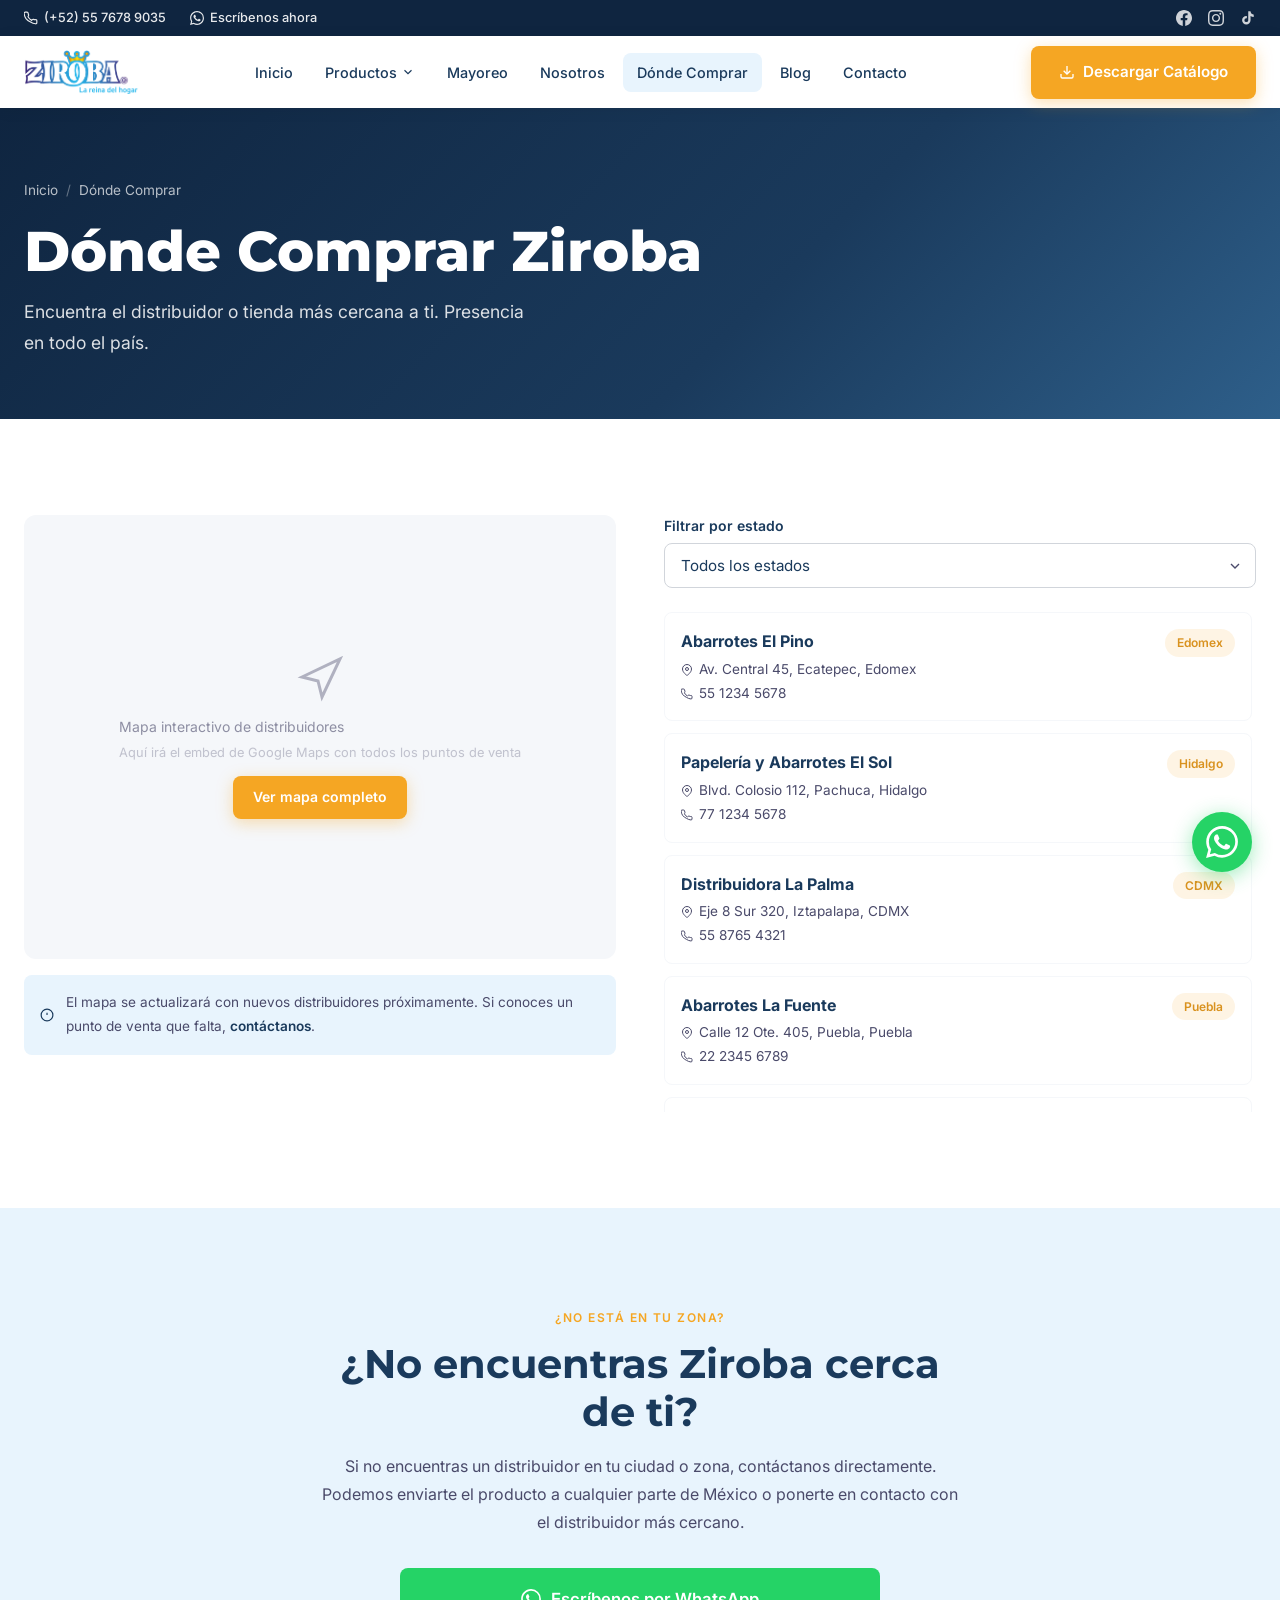
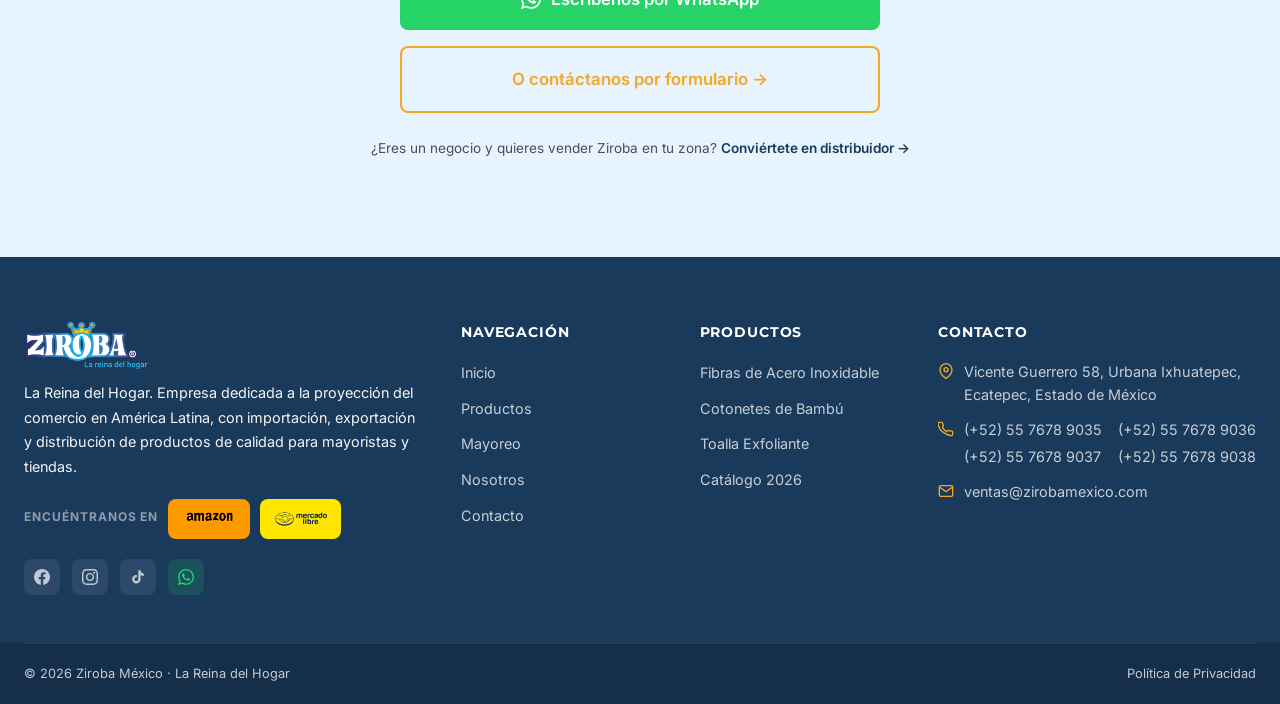
<file: donde-comprar.html>
﻿<!DOCTYPE html>
<html lang="es-MX">
<head>
  <meta charset="UTF-8">
  <meta name="viewport" content="width=device-width, initial-scale=1.0">
  <title>Dónde Comprar Ziroba — Tiendas y Distribuidores en México</title>
  <meta name="description" content="Encuentra dónde comprar productos Ziroba cerca de ti. Tiendas distribuidoras en CDMX, Estado de México, Hidalgo, Puebla y más estados de la República.">
  <link rel="stylesheet" href="css/main.css">
</head>
<body>

  <div class="utility-bar">
    <div class="container">
      <div class="utility-bar__inner">
        <div class="utility-bar__contact">
          <a href="tel:+525576789035" class="utility-bar__item"><svg xmlns="http://www.w3.org/2000/svg" viewBox="0 0 24 24" fill="none" stroke="currentColor" stroke-width="2"><path d="M22 16.92v3a2 2 0 01-2.18 2 19.79 19.79 0 01-8.63-3.07A19.5 19.5 0 013.07 12.5 19.79 19.79 0 01.12 4 2 2 0 012.1 2h3a2 2 0 012 1.72c.127.96.361 1.903.7 2.81a2 2 0 01-.45 2.11L6.91 9.91a16 16 0 006.17 6.17l1.08-1.34a2 2 0 012.11-.45c.907.339 1.85.573 2.81.7A2 2 0 0122 16.92z"/></svg>(+52) 55 7678 9035</a>
          <a href="https://wa.me/525578583609" target="_blank" rel="noopener" class="utility-bar__item"><svg xmlns="http://www.w3.org/2000/svg" viewBox="0 0 24 24" fill="currentColor"><path d="M17.472 14.382c-.297-.149-1.758-.867-2.03-.967c-.273-.099-.471-.148-.67.15-.197.297-.767.966-.94 1.164-.173.199-.347.223-.644.075-.297-.15-1.255-.463-2.39-1.475-.883-.788-1.48-1.761-1.653-2.059-.173-.297-.018-.458.13-.606.134-.133.298-.347.446-.52.149-.174.198-.298.298-.497.099-.198.05-.371-.025-.52-.075-.149-.669-1.612-.916-2.207-.242-.579-.487-.5-.669-.51-.173-.008-.371-.01-.57-.01-.198 0-.52.074-.792.372-.272.297-1.04 1.016-1.04 2.479 0 1.462 1.065 2.875 1.213 3.074.149.198 2.096 3.2 5.077 4.487.709.306 1.262.489 1.694.625.712.227 1.36.195 1.871.118.571-.085 1.758-.719 2.006-1.413.248-.694.248-1.289.173-1.413-.074-.124-.272-.198-.57-.347m-5.421 7.403h-.004a9.87 9.87 0 01-5.031-1.378l-.361-.214-3.741.982.998-3.648-.235-.374a9.86 9.86 0 01-1.51-5.26c.001-5.45 4.436-9.884 9.888-9.884 2.64 0 5.122 1.03 6.988 2.898a9.825 9.825 0 012.893 6.994c-.003 5.45-4.437 9.884-9.885 9.884m8.413-18.297A11.815 11.815 0 0012.05 0C5.495 0 .16 5.335.157 11.892c0 2.096.547 4.142 1.588 5.945L.057 24l6.305-1.654a11.882 11.882 0 005.683 1.448h.005c6.554 0 11.89-5.335 11.893-11.893a11.821 11.821 0 00-3.48-8.413z"/></svg>Escríbenos ahora</a>
        </div>
        <div class="utility-bar__socials">
          <a href="https://www.facebook.com/ZirobaMX" target="_blank" rel="noopener" aria-label="Facebook"><svg xmlns="http://www.w3.org/2000/svg" viewBox="0 0 24 24" fill="currentColor"><path d="M24 12.073c0-6.627-5.373-12-12-12s-12 5.373-12 12c0 5.99 4.388 10.954 10.125 11.854v-8.385H7.078v-3.47h3.047V9.43c0-3.007 1.792-4.669 4.533-4.669 1.312 0 2.686.235 2.686.235v2.953H15.83c-1.491 0-1.956.925-1.956 1.874v2.25h3.328l-.532 3.47h-2.796v8.385C19.612 23.027 24 18.062 24 12.073z"/></svg></a>
          <a href="https://www.instagram.com/zirobamexico/" target="_blank" rel="noopener" aria-label="Instagram"><svg xmlns="http://www.w3.org/2000/svg" viewBox="0 0 24 24" fill="currentColor"><path d="M12 2.163c3.204 0 3.584.012 4.85.07 3.252.148 4.771 1.691 4.919 4.919.058 1.265.069 1.645.069 4.849 0 3.205-.012 3.584-.069 4.849-.149 3.225-1.664 4.771-4.919 4.919-1.266.058-1.644.07-4.85.07-3.204 0-3.584-.012-4.849-.07-3.26-.149-4.771-1.699-4.919-4.92-.058-1.265-.07-1.644-.07-4.849 0-3.204.013-3.583.07-4.849.149-3.227 1.664-4.771 4.919-4.919 1.266-.057 1.645-.069 4.849-.069zm0-2.163c-3.259 0-3.667.014-4.947.072-4.358.2-6.78 2.618-6.98 6.98-.059 1.281-.073 1.689-.073 4.948 0 3.259.014 3.668.072 4.948.2 4.358 2.618 6.78 6.98 6.98 1.281.058 1.689.072 4.948.072 3.259 0 3.668-.014 4.948-.072 4.354-.2 6.782-2.618 6.979-6.98.059-1.28.073-1.689.073-4.948 0-3.259-.014-3.667-.072-4.947-.196-4.354-2.617-6.78-6.979-6.98-1.281-.059-1.69-.073-4.949-.073zm0 5.838c-3.403 0-6.162 2.759-6.162 6.162s2.759 6.163 6.162 6.163 6.162-2.759 6.162-6.163c0-3.403-2.759-6.162-6.162-6.162zm0 10.162c-2.209 0-4-1.79-4-4 0-2.209 1.791-4 4-4s4 1.791 4 4c0 2.21-1.791 4-4 4zm6.406-11.845c-.796 0-1.441.645-1.441 1.44s.645 1.44 1.441 1.44c.795 0 1.439-.645 1.439-1.44s-.644-1.44-1.439-1.44z"/></svg></a><a href="https://www.tiktok.com/@zirobamexico" target="_blank" rel="noopener" aria-label="TikTok"><svg xmlns="http://www.w3.org/2000/svg" viewBox="0 0 24 24" fill="currentColor"><path d="M19.59 6.69a4.83 4.83 0 01-3.77-4.25V2h-3.45v13.67a2.89 2.89 0 01-2.88 2.5 2.89 2.89 0 01-2.89-2.89 2.89 2.89 0 012.89-2.89c.28 0 .54.04.79.1V9.01a6.33 6.33 0 00-.79-.05 6.34 6.34 0 00-6.34 6.34 6.34 6.34 0 006.34 6.34 6.34 6.34 0 006.33-6.34V8.83a8.18 8.18 0 004.78 1.52V6.9a4.85 4.85 0 01-1.01-.21z"/></svg></a>
        </div>
      </div>
    </div>
  </div>

  <nav class="navbar">
    <div class="container">
      <div class="navbar__inner">
        <a href="index.html" class="navbar__logo"><img src="imagenes/zirobalogo.png" alt="Ziroba México" style="height:44px;width:auto;object-fit:contain;"></a>
        <div class="navbar__nav">
          <a href="index.html" class="navbar__link">Inicio</a>
          <div class="navbar__dropdown">
            <a href="productos.html" class="navbar__link navbar__dropdown-toggle">Productos <svg xmlns="http://www.w3.org/2000/svg" viewBox="0 0 24 24" fill="none" stroke="currentColor" stroke-width="2"><polyline points="6 9 12 15 18 9"/></svg></a>
            <div class="navbar__dropdown-menu">
              <a href="productos.html#fibras" class="navbar__dropdown-item"><img src="imagenes/iconos%20productos/fibra.png" style="width:22px;height:22px;object-fit:contain;flex-shrink:0;">Fibras de Acero</a>
              <a href="productos.html#toallas" class="navbar__dropdown-item"><img src="imagenes/iconos%20productos/toalla.png" style="width:22px;height:22px;object-fit:contain;flex-shrink:0;">Toalla Exfoliante</a>
              <a href="productos.html#cotonetes" class="navbar__dropdown-item"><img src="imagenes/iconos%20productos/cotonete.png" style="width:22px;height:22px;object-fit:contain;flex-shrink:0;">Cotonetes de Bambú</a>
            </div>
          </div>
          <a href="distribuidores.html" class="navbar__link">Mayoreo</a>
          <a href="nosotros.html" class="navbar__link">Nosotros</a>
          <a href="donde-comprar.html" class="navbar__link active">Dónde Comprar</a>
          <a href="blog.html" class="navbar__link">Blog</a>
          <a href="contacto.html" class="navbar__link">Contacto</a>
        </div>
        <a href="catalogo.html" class="btn btn--primary navbar__cta"><svg xmlns="http://www.w3.org/2000/svg" width="16" height="16" viewBox="0 0 24 24" fill="none" stroke="currentColor" stroke-width="2"><path d="M21 15v4a2 2 0 01-2 2H5a2 2 0 01-2-2v-4"/><polyline points="7 10 12 15 17 10"/><line x1="12" y1="15" x2="12" y2="3"/></svg>Descargar Catálogo</a>
        <button class="navbar__hamburger" aria-label="Abrir menú"><span></span><span></span><span></span></button>
      </div>
    </div>
  </nav>

  <div class="navbar__mobile">
    <a href="index.html" class="navbar__mobile-link">Inicio</a>
    <a href="productos.html" class="navbar__mobile-link">Productos</a>
    <a href="distribuidores.html" class="navbar__mobile-link">Mayoreo</a>
    <a href="nosotros.html" class="navbar__mobile-link">Nosotros</a>
    <a href="donde-comprar.html" class="navbar__mobile-link">Dónde Comprar</a>
    <a href="blog.html" class="navbar__mobile-link">Blog</a>
    <a href="contacto.html" class="navbar__mobile-link">Contacto</a>
    <div class="navbar__mobile-ctas"><a href="catalogo.html" class="btn btn--primary" style="justify-content:center;">Descargar Catálogo</a></div>
  </div>

  <!-- PAGE HERO -->
  <section class="page-hero">
    <div class="container">
      <nav class="breadcrumb"><a href="index.html">Inicio</a><span class="breadcrumb__sep">/</span><span>Dónde Comprar</span></nav>
      <h1>Dónde Comprar Ziroba</h1>
      <p>Encuentra el distribuidor o tienda más cercana a ti. Presencia en todo el país.</p>
    </div>
  </section>

  <!-- MAPA PRINCIPAL -->
  <section class="section">
    <div class="container">
      <div class="grid-2" style="align-items:start;gap:48px;">
        <!-- MAPA -->
        <div>
          <div class="map-placeholder" style="aspect-ratio:4/3;">
            <svg xmlns="http://www.w3.org/2000/svg" viewBox="0 0 24 24" fill="none" stroke="currentColor" stroke-width="1.5"><path d="M3 11l19-9-9 19-2-8-8-2z"/></svg>
            <p>Mapa interactivo de distribuidores<br><span style="font-size:.8rem;opacity:.5;">Aquí irá el embed de Google Maps con todos los puntos de venta</span></p>
            <a href="https://maps.google.com/?q=Ziroba+México" target="_blank" rel="noopener" class="btn btn--primary btn--sm">Ver mapa completo</a>
          </div>
          <div style="background:var(--teal-pale);border-radius:var(--radius-sm);padding:16px;margin-top:16px;display:flex;align-items:center;gap:12px;">
            <svg xmlns="http://www.w3.org/2000/svg" width="20" height="20" viewBox="0 0 24 24" fill="none" stroke="var(--teal)" stroke-width="2"><circle cx="12" cy="12" r="10"/><line x1="12" y1="8" x2="12" y2="12"/><line x1="12" y1="16" x2="12.01" y2="16"/></svg>
            <p style="font-size:.85rem;margin:0;">El mapa se actualizará con nuevos distribuidores próximamente. Si conoces un punto de venta que falta, <a href="contacto.html" style="color:var(--teal);font-weight:600;">contáctanos</a>.</p>
          </div>
        </div>

        <!-- FILTRO + LISTA -->
        <div>
          <div style="margin-bottom:24px;">
            <label class="form-label">Filtrar por estado</label>
            <select class="form-control" id="filtro-estado" onchange="filtrarEstado(this.value)">
              <option value="todos">Todos los estados</option>
              <option value="cdmx">Ciudad de México</option>
              <option value="edomex">Estado de México</option>
              <option value="hidalgo">Hidalgo</option>
              <option value="puebla">Puebla</option>
              <option value="veracruz">Veracruz</option>
              <option value="jalisco">Jalisco</option>
            </select>
          </div>

          <div id="lista-distribuidores" style="display:flex;flex-direction:column;gap:12px;max-height:500px;overflow-y:auto;padding-right:4px;">

            <div class="distribuidor-item" data-estado="edomex" style="background:white;border-radius:var(--radius-sm);padding:16px;border:1.5px solid var(--gray-light);transition:border-color .2s;">
              <div style="display:flex;align-items:flex-start;justify-content:space-between;gap:12px;">
                <div>
                  <div style="font-weight:700;color:var(--navy);margin-bottom:4px;">Abarrotes El Pino</div>
                  <div style="font-size:.85rem;color:var(--gray);">
                    <div style="display:flex;align-items:center;gap:6px;margin-bottom:2px;"><svg xmlns="http://www.w3.org/2000/svg" width="12" height="12" viewBox="0 0 24 24" fill="none" stroke="currentColor" stroke-width="2"><path d="M21 10c0 7-9 13-9 13s-9-6-9-13a9 9 0 0118 0z"/><circle cx="12" cy="10" r="3"/></svg>Av. Central 45, Ecatepec, Edomex</div>
                    <div style="display:flex;align-items:center;gap:6px;"><svg xmlns="http://www.w3.org/2000/svg" width="12" height="12" viewBox="0 0 24 24" fill="none" stroke="currentColor" stroke-width="2"><path d="M22 16.92v3a2 2 0 01-2.18 2 19.79 19.79 0 01-8.63-3.07A19.5 19.5 0 013.07 12.5 19.79 19.79 0 01.12 4 2 2 0 012.1 2h3a2 2 0 012 1.72c.127.96.361 1.903.7 2.81a2 2 0 01-.45 2.11L6.91 9.91a16 16 0 006.17 6.17l1.08-1.34a2 2 0 012.11-.45c.907.339 1.85.573 2.81.7A2 2 0 0122 16.92z"/></svg>55 1234 5678</div>
                  </div>
                </div>
                <span class="badge badge--teal" style="white-space:nowrap;flex-shrink:0;">Edomex</span>
              </div>
            </div>

            <div class="distribuidor-item" data-estado="hidalgo" style="background:white;border-radius:var(--radius-sm);padding:16px;border:1.5px solid var(--gray-light);transition:border-color .2s;">
              <div style="display:flex;align-items:flex-start;justify-content:space-between;gap:12px;">
                <div>
                  <div style="font-weight:700;color:var(--navy);margin-bottom:4px;">Papelería y Abarrotes El Sol</div>
                  <div style="font-size:.85rem;color:var(--gray);">
                    <div style="display:flex;align-items:center;gap:6px;margin-bottom:2px;"><svg xmlns="http://www.w3.org/2000/svg" width="12" height="12" viewBox="0 0 24 24" fill="none" stroke="currentColor" stroke-width="2"><path d="M21 10c0 7-9 13-9 13s-9-6-9-13a9 9 0 0118 0z"/><circle cx="12" cy="10" r="3"/></svg>Blvd. Colosio 112, Pachuca, Hidalgo</div>
                    <div style="display:flex;align-items:center;gap:6px;"><svg xmlns="http://www.w3.org/2000/svg" width="12" height="12" viewBox="0 0 24 24" fill="none" stroke="currentColor" stroke-width="2"><path d="M22 16.92v3a2 2 0 01-2.18 2 19.79 19.79 0 01-8.63-3.07A19.5 19.5 0 013.07 12.5 19.79 19.79 0 01.12 4 2 2 0 012.1 2h3a2 2 0 012 1.72c.127.96.361 1.903.7 2.81a2 2 0 01-.45 2.11L6.91 9.91a16 16 0 006.17 6.17l1.08-1.34a2 2 0 012.11-.45c.907.339 1.85.573 2.81.7A2 2 0 0122 16.92z"/></svg>77 1234 5678</div>
                  </div>
                </div>
                <span class="badge badge--teal" style="white-space:nowrap;flex-shrink:0;">Hidalgo</span>
              </div>
            </div>

            <div class="distribuidor-item" data-estado="cdmx" style="background:white;border-radius:var(--radius-sm);padding:16px;border:1.5px solid var(--gray-light);transition:border-color .2s;">
              <div style="display:flex;align-items:flex-start;justify-content:space-between;gap:12px;">
                <div>
                  <div style="font-weight:700;color:var(--navy);margin-bottom:4px;">Distribuidora La Palma</div>
                  <div style="font-size:.85rem;color:var(--gray);">
                    <div style="display:flex;align-items:center;gap:6px;margin-bottom:2px;"><svg xmlns="http://www.w3.org/2000/svg" width="12" height="12" viewBox="0 0 24 24" fill="none" stroke="currentColor" stroke-width="2"><path d="M21 10c0 7-9 13-9 13s-9-6-9-13a9 9 0 0118 0z"/><circle cx="12" cy="10" r="3"/></svg>Eje 8 Sur 320, Iztapalapa, CDMX</div>
                    <div style="display:flex;align-items:center;gap:6px;"><svg xmlns="http://www.w3.org/2000/svg" width="12" height="12" viewBox="0 0 24 24" fill="none" stroke="currentColor" stroke-width="2"><path d="M22 16.92v3a2 2 0 01-2.18 2 19.79 19.79 0 01-8.63-3.07A19.5 19.5 0 013.07 12.5 19.79 19.79 0 01.12 4 2 2 0 012.1 2h3a2 2 0 012 1.72c.127.96.361 1.903.7 2.81a2 2 0 01-.45 2.11L6.91 9.91a16 16 0 006.17 6.17l1.08-1.34a2 2 0 012.11-.45c.907.339 1.85.573 2.81.7A2 2 0 0122 16.92z"/></svg>55 8765 4321</div>
                  </div>
                </div>
                <span class="badge badge--teal" style="white-space:nowrap;flex-shrink:0;">CDMX</span>
              </div>
            </div>

            <div class="distribuidor-item" data-estado="puebla" style="background:white;border-radius:var(--radius-sm);padding:16px;border:1.5px solid var(--gray-light);transition:border-color .2s;">
              <div style="display:flex;align-items:flex-start;justify-content:space-between;gap:12px;">
                <div>
                  <div style="font-weight:700;color:var(--navy);margin-bottom:4px;">Abarrotes La Fuente</div>
                  <div style="font-size:.85rem;color:var(--gray);">
                    <div style="display:flex;align-items:center;gap:6px;margin-bottom:2px;"><svg xmlns="http://www.w3.org/2000/svg" width="12" height="12" viewBox="0 0 24 24" fill="none" stroke="currentColor" stroke-width="2"><path d="M21 10c0 7-9 13-9 13s-9-6-9-13a9 9 0 0118 0z"/><circle cx="12" cy="10" r="3"/></svg>Calle 12 Ote. 405, Puebla, Puebla</div>
                    <div style="display:flex;align-items:center;gap:6px;"><svg xmlns="http://www.w3.org/2000/svg" width="12" height="12" viewBox="0 0 24 24" fill="none" stroke="currentColor" stroke-width="2"><path d="M22 16.92v3a2 2 0 01-2.18 2 19.79 19.79 0 01-8.63-3.07A19.5 19.5 0 013.07 12.5 19.79 19.79 0 01.12 4 2 2 0 012.1 2h3a2 2 0 012 1.72c.127.96.361 1.903.7 2.81a2 2 0 01-.45 2.11L6.91 9.91a16 16 0 006.17 6.17l1.08-1.34a2 2 0 012.11-.45c.907.339 1.85.573 2.81.7A2 2 0 0122 16.92z"/></svg>22 2345 6789</div>
                  </div>
                </div>
                <span class="badge badge--teal" style="white-space:nowrap;flex-shrink:0;">Puebla</span>
              </div>
            </div>

            <div class="distribuidor-item" data-estado="edomex" style="background:white;border-radius:var(--radius-sm);padding:16px;border:1.5px solid var(--gray-light);transition:border-color .2s;">
              <div style="display:flex;align-items:flex-start;justify-content:space-between;gap:12px;">
                <div>
                  <div style="font-weight:700;color:var(--navy);margin-bottom:4px;">El Surtidor Distribuciones</div>
                  <div style="font-size:.85rem;color:var(--gray);">
                    <div style="display:flex;align-items:center;gap:6px;margin-bottom:2px;"><svg xmlns="http://www.w3.org/2000/svg" width="12" height="12" viewBox="0 0 24 24" fill="none" stroke="currentColor" stroke-width="2"><path d="M21 10c0 7-9 13-9 13s-9-6-9-13a9 9 0 0118 0z"/><circle cx="12" cy="10" r="3"/></svg>Av. Las Torres 88, Tultitlán, Edomex</div>
                    <div style="display:flex;align-items:center;gap:6px;"><svg xmlns="http://www.w3.org/2000/svg" width="12" height="12" viewBox="0 0 24 24" fill="none" stroke="currentColor" stroke-width="2"><path d="M22 16.92v3a2 2 0 01-2.18 2 19.79 19.79 0 01-8.63-3.07A19.5 19.5 0 013.07 12.5 19.79 19.79 0 01.12 4 2 2 0 012.1 2h3a2 2 0 012 1.72c.127.96.361 1.903.7 2.81a2 2 0 01-.45 2.11L6.91 9.91a16 16 0 006.17 6.17l1.08-1.34a2 2 0 012.11-.45c.907.339 1.85.573 2.81.7A2 2 0 0122 16.92z"/></svg>55 3456 7890</div>
                  </div>
                </div>
                <span class="badge badge--teal" style="white-space:nowrap;flex-shrink:0;">Edomex</span>
              </div>
            </div>

          </div>

          <div id="no-result" style="display:none;text-align:center;padding:32px;color:var(--gray);">
            <div style="font-size:2.5rem;margin-bottom:12px;">🔍</div>
            <p>No encontramos distribuidores registrados en ese estado todavía.</p>
          </div>
        </div>
      </div>
    </div>
  </section>

  <!-- ¿NO ENCUENTRAS ZIROBA? -->
  <section class="section section--pale">
    <div class="container">
      <div style="max-width:640px;margin:0 auto;text-align:center;">
        <span class="section-label">¿No está en tu zona?</span>
        <h2 class="section-title">¿No encuentras Ziroba cerca de ti?</h2>
        <p style="margin-bottom:32px;">Si no encuentras un distribuidor en tu ciudad o zona, contáctanos directamente. Podemos enviarte el producto a cualquier parte de México o ponerte en contacto con el distribuidor más cercano.</p>
        <div style="display:flex;flex-direction:column;gap:16px;max-width:480px;margin:0 auto;">
          <a href="https://wa.me/525578583609?text=Hola%2C+no+encuentro+Ziroba+en+mi+zona+y+me+interesa+comprar." target="_blank" rel="noopener"
             class="btn btn--lg" style="background:#25D366;color:white;justify-content:center;gap:10px;">
            <svg xmlns="http://www.w3.org/2000/svg" width="20" height="20" viewBox="0 0 24 24" fill="currentColor"><path d="M17.472 14.382c-.297-.149-1.758-.867-2.03-.967c-.273-.099-.471-.148-.67.15-.197.297-.767.966-.94 1.164-.173.199-.347.223-.644.075-.297-.15-1.255-.463-2.39-1.475-.883-.788-1.48-1.761-1.653-2.059-.173-.297-.018-.458.13-.606.134-.133.298-.347.446-.52.149-.174.198-.298.298-.497.099-.198.05-.371-.025-.52-.075-.149-.669-1.612-.916-2.207-.242-.579-.487-.5-.669-.51-.173-.008-.371-.01-.57-.01-.198 0-.52.074-.792.372-.272.297-1.04 1.016-1.04 2.479 0 1.462 1.065 2.875 1.213 3.074.149.198 2.096 3.2 5.077 4.487.709.306 1.262.489 1.694.625.712.227 1.36.195 1.871.118.571-.085 1.758-.719 2.006-1.413.248-.694.248-1.289.173-1.413-.074-.124-.272-.198-.57-.347m-5.421 7.403h-.004a9.87 9.87 0 01-5.031-1.378l-.361-.214-3.741.982.998-3.648-.235-.374a9.86 9.86 0 01-1.51-5.26c.001-5.45 4.436-9.884 9.888-9.884 2.64 0 5.122 1.03 6.988 2.898a9.825 9.825 0 012.893 6.994c-.003 5.45-4.437 9.884-9.885 9.884m8.413-18.297A11.815 11.815 0 0012.05 0C5.495 0 .16 5.335.157 11.892c0 2.096.547 4.142 1.588 5.945L.057 24l6.305-1.654a11.882 11.882 0 005.683 1.448h.005c6.554 0 11.89-5.335 11.893-11.893a11.821 11.821 0 00-3.48-8.413z"/></svg>
            Escríbenos por WhatsApp
          </a>
          <a href="contacto.html" class="btn btn--outline-teal btn--lg" style="justify-content:center;">O contáctanos por formulario →</a>
        </div>
        <p style="margin-top:24px;font-size:.85rem;color:var(--gray);">¿Eres un negocio y quieres vender Ziroba en tu zona? <a href="distribuidores.html" style="color:var(--teal);font-weight:600;">Conviértete en distribuidor →</a></p>
      </div>
    </div>
  </section>

  <!-- FOOTER -->
  <footer class="footer">
    <div class="container">
      <div class="footer__grid">
        <div>
          <div class="footer__logo">
            <img src="imagenes/zirobalogo.png" alt="Ziroba México" style="height:48px;width:auto;object-fit:contain;">
          </div>
          <p class="footer__desc">La Reina del Hogar. Empresa dedicada a la proyección del comercio en América Latina, con importación, exportación y distribución de productos de calidad para mayoristas y tiendas.</p>
          <div class="footer__encuentranos">
            <p style="font-size:.75rem;font-weight:700;text-transform:uppercase;letter-spacing:.08em;color:rgba(255,255,255,.5);margin-bottom:6px;">Encuéntranos en</p>
            <a href="https://www.amazon.com.mx/s?srs=121147690011&rh=p_89%3AZIROBA" class="amazon" target="_blank" rel="noopener">
              <img src="imagenes/iconos%20productos/amazon.png" alt="Amazon" style="height:28px;width:auto;object-fit:contain;">
            </a>
            <a href="https://listado.mercadolibre.com.mx/zacate-corporal-ziroba#D[A:Zacate%20Corporal%20Ziroba]" class="ml" target="_blank" rel="noopener">
              <img src="imagenes/iconos%20productos/MERCADO%20LIBRE.png" alt="Mercado Libre" style="height:28px;width:auto;object-fit:contain;">
            </a>
          </div>
          <div class="footer__socials">
            <a href="https://www.facebook.com/ZirobaMX" target="_blank" rel="noopener" class="footer__social-btn" aria-label="Facebook">
              <svg xmlns="http://www.w3.org/2000/svg" viewBox="0 0 24 24" fill="currentColor"><path d="M24 12.073c0-6.627-5.373-12-12-12s-12 5.373-12 12c0 5.99 4.388 10.954 10.125 11.854v-8.385H7.078v-3.47h3.047V9.43c0-3.007 1.792-4.669 4.533-4.669 1.312 0 2.686.235 2.686.235v2.953H15.83c-1.491 0-1.956.925-1.956 1.874v2.25h3.328l-.532 3.47h-2.796v8.385C19.612 23.027 24 18.062 24 12.073z"/></svg>
            </a>
            <a href="https://www.instagram.com/zirobamexico/" target="_blank" rel="noopener" class="footer__social-btn" aria-label="Instagram">
              <svg xmlns="http://www.w3.org/2000/svg" viewBox="0 0 24 24" fill="currentColor"><path d="M12 2.163c3.204 0 3.584.012 4.85.07 3.252.148 4.771 1.691 4.919 4.919.058 1.265.069 1.645.069 4.849 0 3.205-.012 3.584-.069 4.849-.149 3.225-1.664 4.771-4.919 4.919-1.266.058-1.644.07-4.85.07-3.204 0-3.584-.012-4.849-.07-3.26-.149-4.771-1.699-4.919-4.92-.058-1.265-.07-1.644-.07-4.849 0-3.204.013-3.583.07-4.849.149-3.227 1.664-4.771 4.919-4.919 1.266-.057 1.645-.069 4.849-.069zm0-2.163c-3.259 0-3.667.014-4.947.072-4.358.2-6.78 2.618-6.98 6.98-.059 1.281-.073 1.689-.073 4.948 0 3.259.014 3.668.072 4.948.2 4.358 2.618 6.78 6.98 6.98 1.281.058 1.689.072 4.948.072 3.259 0 3.668-.014 4.948-.072 4.354-.2 6.782-2.618 6.979-6.98.059-1.28.073-1.689.073-4.948 0-3.259-.014-3.667-.072-4.947-.196-4.354-2.617-6.78-6.979-6.98-1.281-.059-1.69-.073-4.949-.073zm0 5.838c-3.403 0-6.162 2.759-6.162 6.162s2.759 6.163 6.162 6.163 6.162-2.759 6.162-6.163c0-3.403-2.759-6.162-6.162-6.162zm0 10.162c-2.209 0-4-1.79-4-4 0-2.209 1.791-4 4-4s4 1.791 4 4c0 2.21-1.791 4-4 4zm6.406-11.845c-.796 0-1.441.645-1.441 1.44s.645 1.44 1.441 1.44c.795 0 1.439-.645 1.439-1.44s-.644-1.44-1.439-1.44z"/></svg>
            </a>
            <a href="https://www.tiktok.com/@zirobamexico" target="_blank" rel="noopener" class="footer__social-btn" aria-label="TikTok">
              <svg xmlns="http://www.w3.org/2000/svg" viewBox="0 0 24 24" fill="currentColor"><path d="M19.59 6.69a4.83 4.83 0 01-3.77-4.25V2h-3.45v13.67a2.89 2.89 0 01-2.88 2.5 2.89 2.89 0 01-2.89-2.89 2.89 2.89 0 012.89-2.89c.28 0 .54.04.79.1V9.01a6.33 6.33 0 00-.79-.05 6.34 6.34 0 00-6.34 6.34 6.34 6.34 0 006.34 6.34 6.34 6.34 0 006.33-6.34V8.83a8.18 8.18 0 004.78 1.52V6.9a4.85 4.85 0 01-1.01-.21z"/></svg>
            </a>
            <a href="https://wa.me/525578583609" class="footer__social-btn" aria-label="WhatsApp" style="background:rgba(37,211,102,.15);color:#25D366;">
              <svg xmlns="http://www.w3.org/2000/svg" viewBox="0 0 24 24" fill="currentColor"><path d="M17.472 14.382c-.297-.149-1.758-.867-2.03-.967-.273-.099-.471-.148-.67.15-.197.297-.767.966-.94 1.164-.173.199-.347.223-.644.075-.297-.15-1.255-.463-2.39-1.475-.883-.788-1.48-1.761-1.653-2.059-.173-.297-.018-.458.13-.606.134-.133.298-.347.446-.52.149-.174.198-.298.298-.497.099-.198.05-.371-.025-.52-.075-.149-.669-1.612-.916-2.207-.242-.579-.487-.5-.669-.51-.173-.008-.371-.01-.57-.01-.198 0-.52.074-.792.372-.272.297-1.04 1.016-1.04 2.479 0 1.462 1.065 2.875 1.213 3.074.149.198 2.096 3.2 5.077 4.487.709.306 1.262.489 1.694.625.712.227 1.36.195 1.871.118.571-.085 1.758-.719 2.006-1.413.248-.694.248-1.289.173-1.413-.074-.124-.272-.198-.57-.347m-5.421 7.403h-.004a9.87 9.87 0 01-5.031-1.378l-.361-.214-3.741.982.998-3.648-.235-.374a9.86 9.86 0 01-1.51-5.26c.001-5.45 4.436-9.884 9.888-9.884 2.64 0 5.122 1.03 6.988 2.898a9.825 9.825 0 012.893 6.994c-.003 5.45-4.437 9.884-9.885 9.884m8.413-18.297A11.815 11.815 0 0012.05 0C5.495 0 .16 5.335.157 11.892c0 2.096.547 4.142 1.588 5.945L.057 24l6.305-1.654a11.882 11.882 0 005.683 1.448h.005c6.554 0 11.89-5.335 11.893-11.893a11.821 11.821 0 00-3.48-8.413z"/></svg>
            </a>
          </div>
        </div>
        <div>
          <div class="footer__col-title">Navegación</div>
          <ul class="footer__links">
            <li><a href="index.html">Inicio</a></li>
            <li><a href="productos.html">Productos</a></li>
            <li><a href="distribuidores.html">Mayoreo</a></li>
            <li><a href="nosotros.html">Nosotros</a></li>
           <!-- <li><a href="donde-comprar.html">Dónde Comprar</a></li> -->
            <li><a href="contacto.html">Contacto</a></li>
          </ul>
        </div>
        <div>
          <div class="footer__col-title">Productos</div>
          <ul class="footer__links">
            <li><a href="productos.html#fibras">Fibras de Acero Inoxidable</a></li>
            <li><a href="productos.html#cotonetes">Cotonetes de Bambú</a></li>
            <li><a href="productos.html#toallas">Toalla Exfoliante</a></li>
            <li><a href="catalogo.html">Catálogo 2026</a></li>
          </ul>
        </div>
        <div>
          <div class="footer__col-title">Contacto</div>
          <div class="footer__contact-item">
            <svg xmlns="http://www.w3.org/2000/svg" viewBox="0 0 24 24" fill="none" stroke="#F5A623" stroke-width="2"><path d="M21 10c0 7-9 13-9 13s-9-6-9-13a9 9 0 0118 0z"/><circle cx="12" cy="10" r="3"/></svg>
            <a href="https://maps.app.goo.gl/gzKfzwtEmLWUvBBd7" target="_blank" rel="noopener" style="color:inherit;">Vicente Guerrero 58, Urbana Ixhuatepec,<br>Ecatepec, Estado de México</a>
          </div>
          <div class="footer__contact-item" style="align-items:flex-start;">
            <svg xmlns="http://www.w3.org/2000/svg" viewBox="0 0 24 24" fill="none" stroke="#F5A623" stroke-width="2" style="width:16px;height:16px;flex-shrink:0;margin-top:3px;"><path d="M22 16.92v3a2 2 0 01-2.18 2 19.79 19.79 0 01-8.63-3.07A19.5 19.5 0 013.07 12.5 19.79 19.79 0 01.12 4 2 2 0 012.1 2h3a2 2 0 012 1.72c.127.96.361 1.903.7 2.81a2 2 0 01-.45 2.11L6.91 9.91a16 16 0 006.17 6.17l1.08-1.34a2 2 0 012.11-.45c.907.339 1.85.573 2.81.7A2 2 0 0122 16.92z"/></svg>
            <div style="display:grid;grid-template-columns:1fr 1fr;gap:4px 16px;">
              <a href="tel:+525576789035" style="color:inherit;white-space:nowrap;">(+52) 55 7678 9035</a>
              <a href="tel:+525576789036" style="color:inherit;white-space:nowrap;">(+52) 55 7678 9036</a>
              <a href="tel:+525576789037" style="color:inherit;white-space:nowrap;">(+52) 55 7678 9037</a>
              <a href="tel:+525576789038" style="color:inherit;white-space:nowrap;">(+52) 55 7678 9038</a>
              
            </div>
          </div>
          <div class="footer__contact-item">
            <svg xmlns="http://www.w3.org/2000/svg" viewBox="0 0 24 24" fill="none" stroke="currentColor" stroke-width="2"><path d="M4 4h16c1.1 0 2 .9 2 2v12c0 1.1-.9 2-2 2H4c-1.1 0-2-.9-2-2V6c0-1.1.9-2 2-2z"/><polyline points="22,6 12,13 2,6"/></svg>
            <a href="mailto:ventas@zirobamexico.com" style="color:inherit;">ventas@zirobamexico.com</a>
          </div>
        </div>
      </div>
    </div>
    <div style="background:rgba(0,0,0,.2);">
      <div class="container">
        <div class="footer__bottom">
          <span>© 2026 Ziroba México · La Reina del Hogar</span>
          <a href="#">Política de Privacidad</a>
        </div>
      </div>
    </div>
  </footer>

  <a href="https://wa.me/525578583609?text=Hola%2C+me+interesa+conocer+los+productos+Ziroba." target="_blank" rel="noopener" class="wa-fab" aria-label="WhatsApp">
    <svg xmlns="http://www.w3.org/2000/svg" viewBox="0 0 24 24" fill="currentColor"><path d="M17.472 14.382c-.297-.149-1.758-.867-2.03-.967c-.273-.099-.471-.148-.67.15-.197.297-.767.966-.94 1.164-.173.199-.347.223-.644.075-.297-.15-1.255-.463-2.39-1.475-.883-.788-1.48-1.761-1.653-2.059-.173-.297-.018-.458.13-.606.134-.133.298-.347.446-.52.149-.174.198-.298.298-.497.099-.198.05-.371-.025-.52-.075-.149-.669-1.612-.916-2.207-.242-.579-.487-.5-.669-.51-.173-.008-.371-.01-.57-.01-.198 0-.52.074-.792.372-.272.297-1.04 1.016-1.04 2.479 0 1.462 1.065 2.875 1.213 3.074.149.198 2.096 3.2 5.077 4.487.709.306 1.262.489 1.694.625.712.227 1.36.195 1.871.118.571-.085 1.758-.719 2.006-1.413.248-.694.248-1.289.173-1.413-.074-.124-.272-.198-.57-.347m-5.421 7.403h-.004a9.87 9.87 0 01-5.031-1.378l-.361-.214-3.741.982.998-3.648-.235-.374a9.86 9.86 0 01-1.51-5.26c.001-5.45 4.436-9.884 9.888-9.884 2.64 0 5.122 1.03 6.988 2.898a9.825 9.825 0 012.893 6.994c-.003 5.45-4.437 9.884-9.885 9.884m8.413-18.297A11.815 11.815 0 0012.05 0C5.495 0 .16 5.335.157 11.892c0 2.096.547 4.142 1.588 5.945L.057 24l6.305-1.654a11.882 11.882 0 005.683 1.448h.005c6.554 0 11.89-5.335 11.893-11.893a11.821 11.821 0 00-3.48-8.413z"/></svg>
  </a>

  <script src="js/main.js"></script>
  <script>
    function filtrarEstado(estado) {
      const items = document.querySelectorAll('.distribuidor-item');
      const noResult = document.getElementById('no-result');
      let visible = 0;
      items.forEach(item => {
        const match = estado === 'todos' || item.dataset.estado === estado;
        item.style.display = match ? 'block' : 'none';
        if (match) visible++;
      });
      noResult.style.display = visible === 0 ? 'block' : 'none';
    }
  </script>
</body>
</html>
</file>
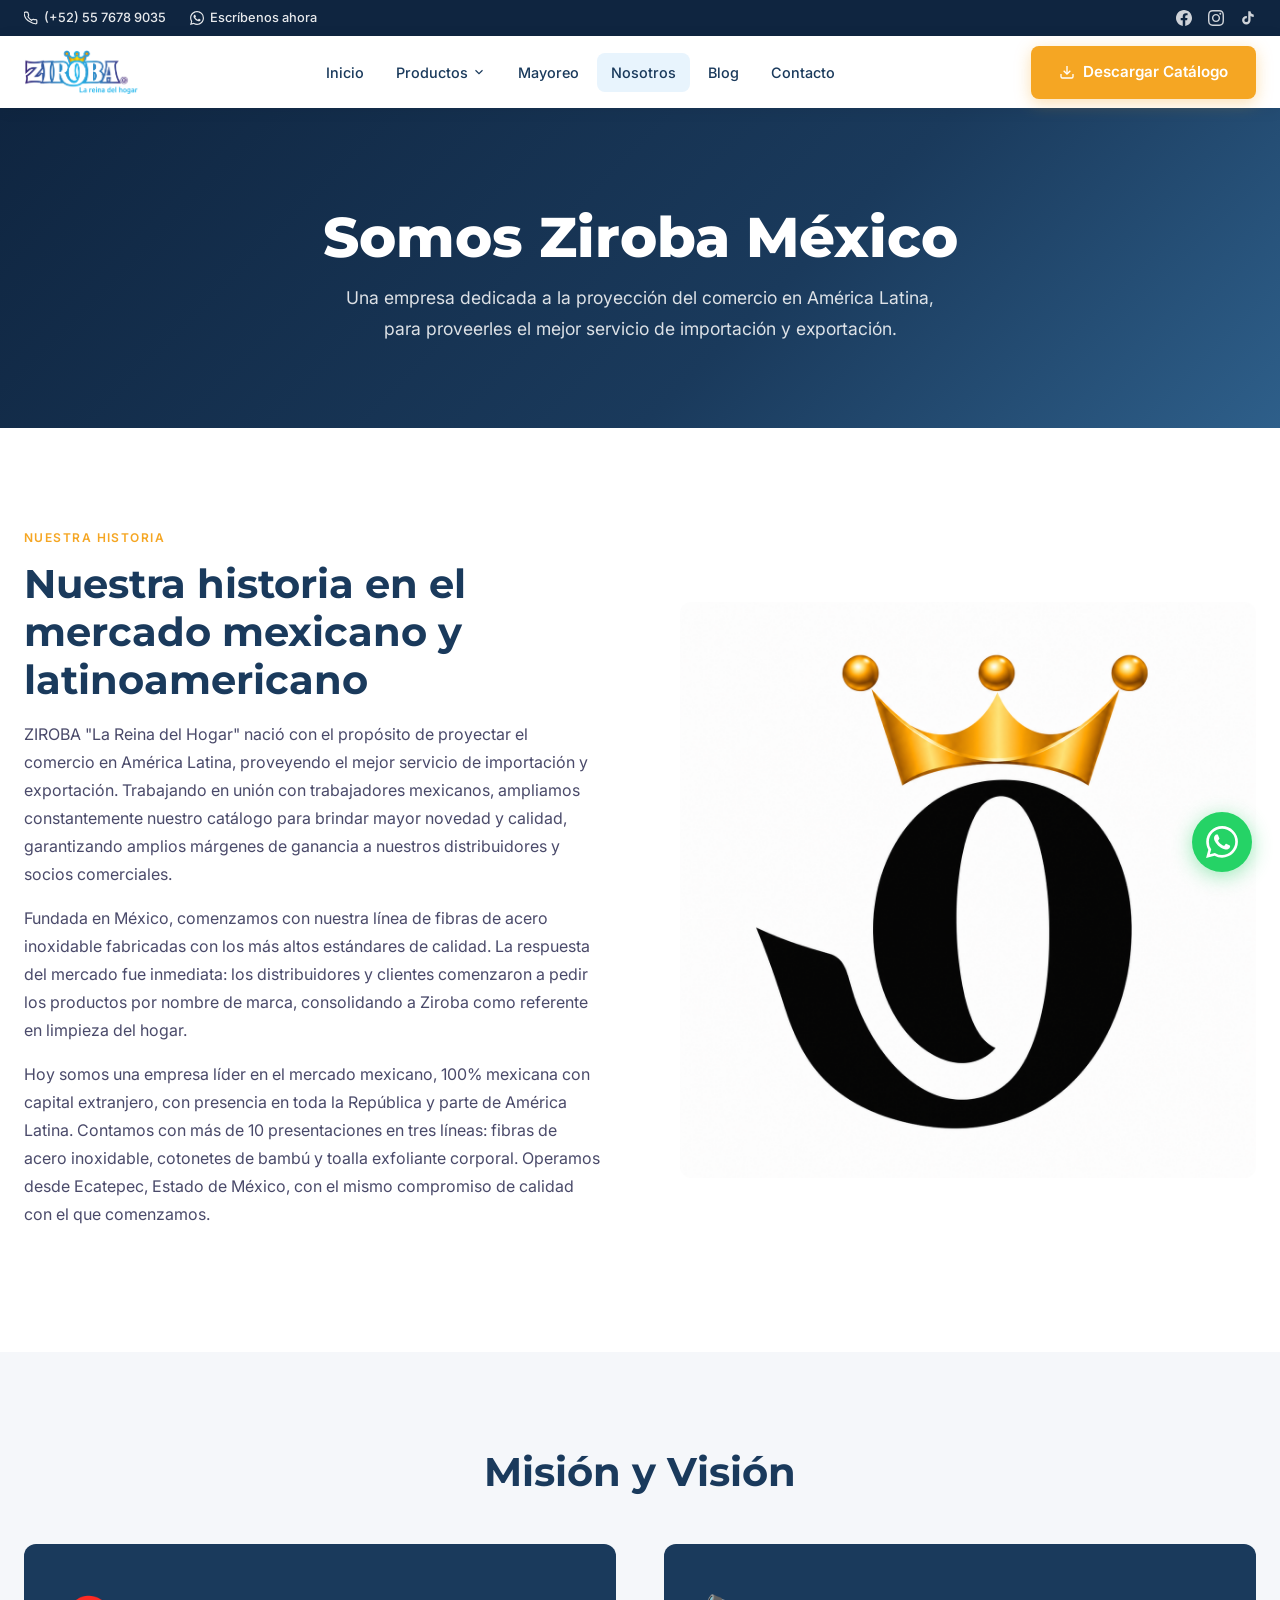
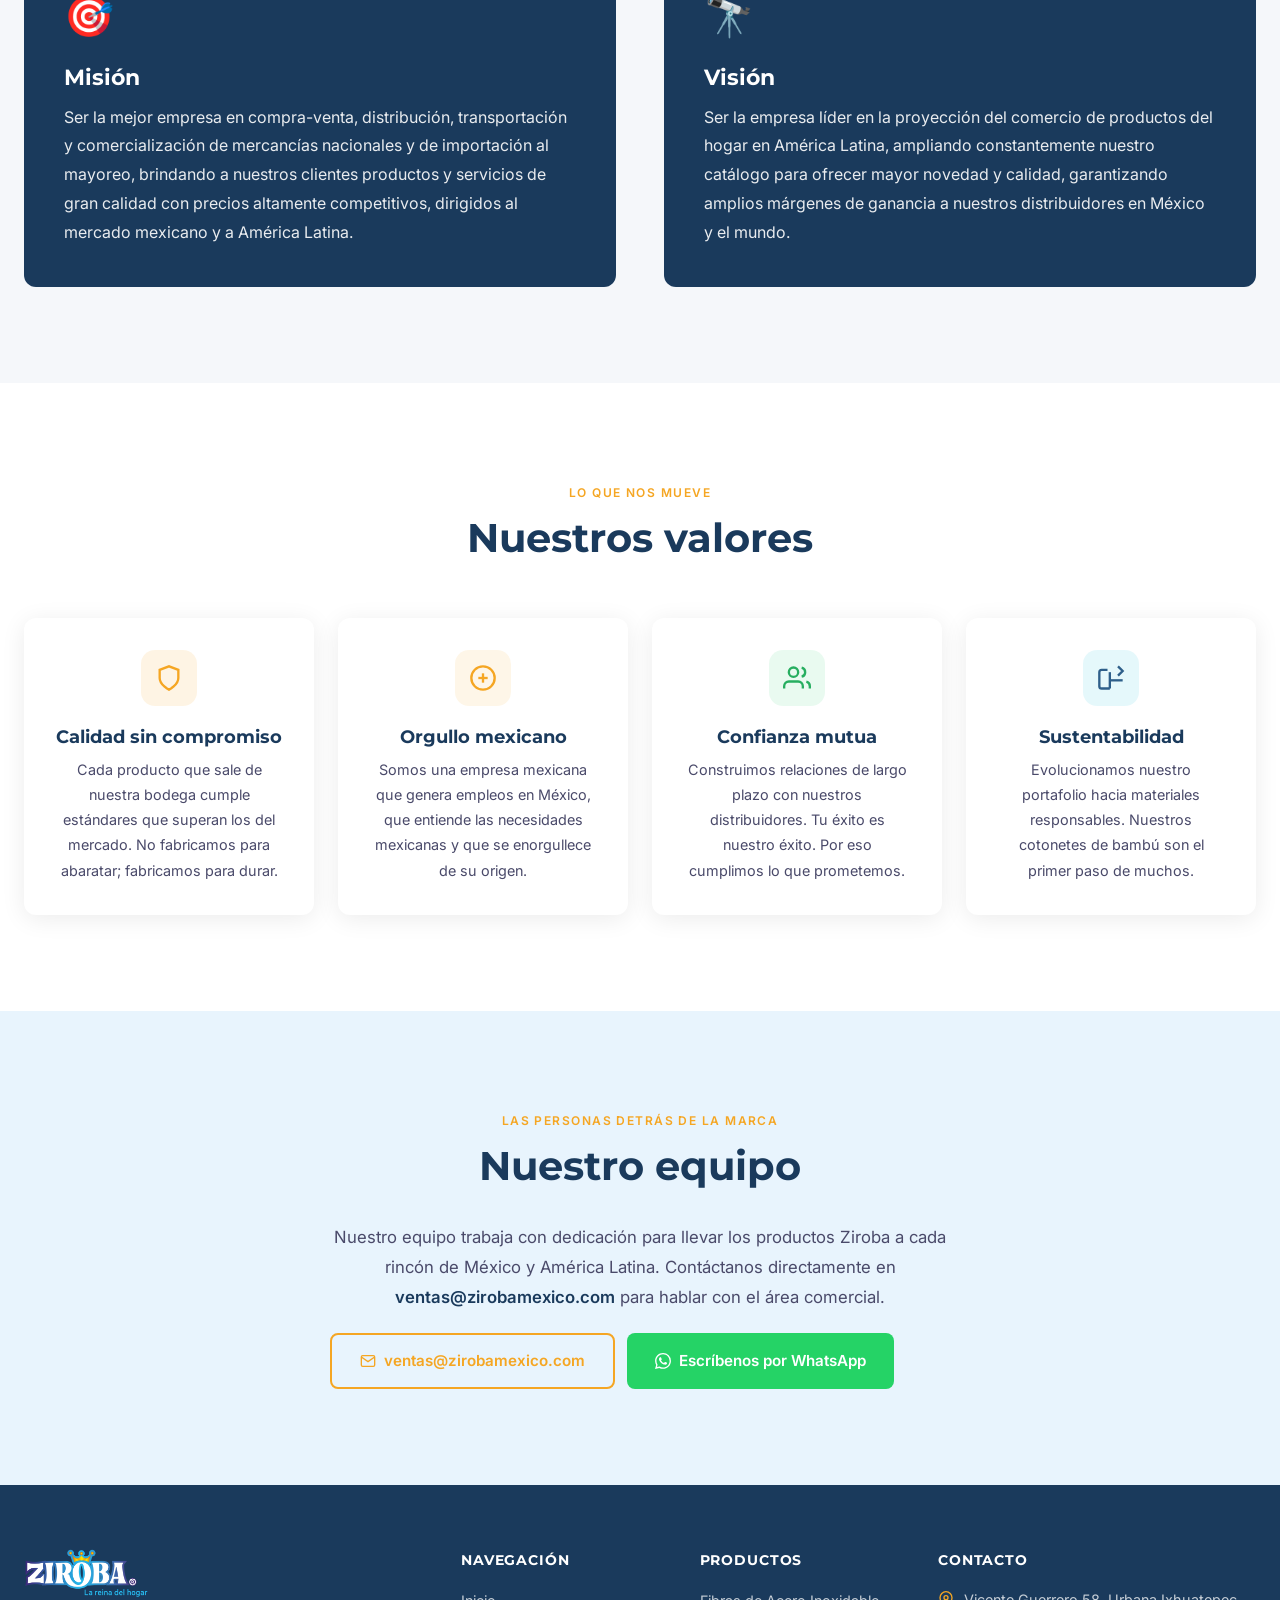
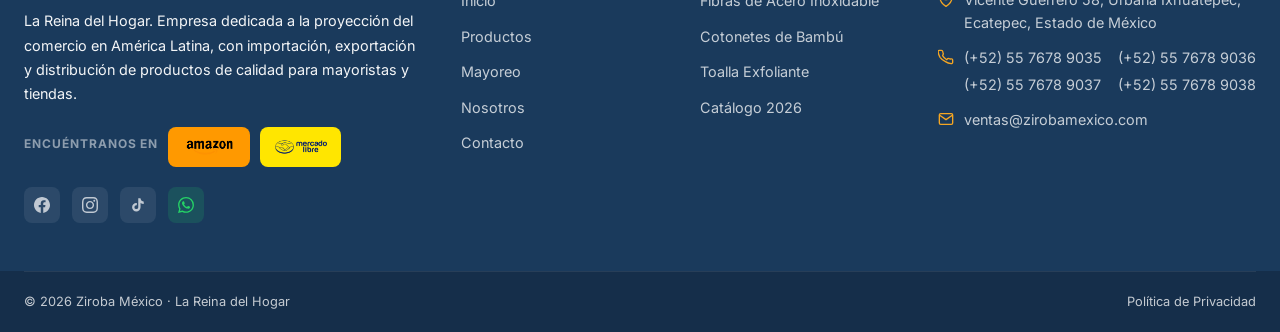
<file: nosotros.html>
﻿<!DOCTYPE html>
<html lang="es-MX">
<head>
  <meta charset="UTF-8">
  <meta name="viewport" content="width=device-width, initial-scale=1.0">
  <title>Quiénes Somos — Ziroba México | La Reina del Hogar</title>
  <meta name="description" content="Ziroba México: empresa 100% mexicana líder en distribución de fibras de acero inoxidable, cotonetes de bambú y toallas exfoliantes al mayoreo en América Latina.">
  <link rel="canonical" href="https://zirobamexico.com/nosotros.html">
  <meta property="og:title" content="Quiénes Somos — Ziroba México | La Reina del Hogar">
  <meta property="og:description" content="Empresa 100% mexicana líder en distribución de fibras de acero inoxidable, cotonetes de bambú y toallas exfoliantes al mayoreo en América Latina.">
  <meta property="og:type" content="website">
  <meta property="og:url" content="https://zirobamexico.com/nosotros.html">
  <meta property="og:image" content="https://zirobamexico.com/imagenes/zirobalogo.png">
  <meta property="og:image:alt" content="Ziroba México — Quiénes somos">
  <meta property="og:locale" content="es_MX">
  <meta name="twitter:card" content="summary">
  <meta name="twitter:title" content="Quiénes Somos — Ziroba México | La Reina del Hogar">
  <meta name="twitter:description" content="Empresa 100% mexicana líder en distribución de fibras de acero inoxidable, cotonetes de bambú y toallas exfoliantes al mayoreo en América Latina.">
  <meta name="twitter:image" content="https://zirobamexico.com/imagenes/zirobalogo.png">
  <link rel="stylesheet" href="css/main.css">
</head>
<body>

  <div class="utility-bar">
    <div class="container">
      <div class="utility-bar__inner">
        <div class="utility-bar__contact">
          <a href="tel:+525576789035" class="utility-bar__item"><svg xmlns="http://www.w3.org/2000/svg" viewBox="0 0 24 24" fill="none" stroke="currentColor" stroke-width="2"><path d="M22 16.92v3a2 2 0 01-2.18 2 19.79 19.79 0 01-8.63-3.07A19.5 19.5 0 013.07 12.5 19.79 19.79 0 01.12 4 2 2 0 012.1 2h3a2 2 0 012 1.72c.127.96.361 1.903.7 2.81a2 2 0 01-.45 2.11L6.91 9.91a16 16 0 006.17 6.17l1.08-1.34a2 2 0 012.11-.45c.907.339 1.85.573 2.81.7A2 2 0 0122 16.92z"/></svg>(+52) 55 7678 9035</a>
          <a href="https://wa.me/525578583609" target="_blank" rel="noopener" class="utility-bar__item"><svg xmlns="http://www.w3.org/2000/svg" viewBox="0 0 24 24" fill="currentColor"><path d="M17.472 14.382c-.297-.149-1.758-.867-2.03-.967c-.273-.099-.471-.148-.67.15-.197.297-.767.966-.94 1.164-.173.199-.347.223-.644.075-.297-.15-1.255-.463-2.39-1.475-.883-.788-1.48-1.761-1.653-2.059-.173-.297-.018-.458.13-.606.134-.133.298-.347.446-.52.149-.174.198-.298.298-.497.099-.198.05-.371-.025-.52-.075-.149-.669-1.612-.916-2.207-.242-.579-.487-.5-.669-.51-.173-.008-.371-.01-.57-.01-.198 0-.52.074-.792.372-.272.297-1.04 1.016-1.04 2.479 0 1.462 1.065 2.875 1.213 3.074.149.198 2.096 3.2 5.077 4.487.709.306 1.262.489 1.694.625.712.227 1.36.195 1.871.118.571-.085 1.758-.719 2.006-1.413.248-.694.248-1.289.173-1.413-.074-.124-.272-.198-.57-.347m-5.421 7.403h-.004a9.87 9.87 0 01-5.031-1.378l-.361-.214-3.741.982.998-3.648-.235-.374a9.86 9.86 0 01-1.51-5.26c.001-5.45 4.436-9.884 9.888-9.884 2.64 0 5.122 1.03 6.988 2.898a9.825 9.825 0 012.893 6.994c-.003 5.45-4.437 9.884-9.885 9.884m8.413-18.297A11.815 11.815 0 0012.05 0C5.495 0 .16 5.335.157 11.892c0 2.096.547 4.142 1.588 5.945L.057 24l6.305-1.654a11.882 11.882 0 005.683 1.448h.005c6.554 0 11.89-5.335 11.893-11.893a11.821 11.821 0 00-3.48-8.413z"/></svg>Escríbenos ahora</a>
        </div>
        <div class="utility-bar__socials">
          <a href="https://www.facebook.com/ZirobaMX" target="_blank" rel="noopener" aria-label="Facebook"><svg xmlns="http://www.w3.org/2000/svg" viewBox="0 0 24 24" fill="currentColor"><path d="M24 12.073c0-6.627-5.373-12-12-12s-12 5.373-12 12c0 5.99 4.388 10.954 10.125 11.854v-8.385H7.078v-3.47h3.047V9.43c0-3.007 1.792-4.669 4.533-4.669 1.312 0 2.686.235 2.686.235v2.953H15.83c-1.491 0-1.956.925-1.956 1.874v2.25h3.328l-.532 3.47h-2.796v8.385C19.612 23.027 24 18.062 24 12.073z"/></svg></a>
          <a href="https://www.instagram.com/zirobamexico/" target="_blank" rel="noopener" aria-label="Instagram"><svg xmlns="http://www.w3.org/2000/svg" viewBox="0 0 24 24" fill="currentColor"><path d="M12 2.163c3.204 0 3.584.012 4.85.07 3.252.148 4.771 1.691 4.919 4.919.058 1.265.069 1.645.069 4.849 0 3.205-.012 3.584-.069 4.849-.149 3.225-1.664 4.771-4.919 4.919-1.266.058-1.644.07-4.85.07-3.204 0-3.584-.012-4.849-.07-3.26-.149-4.771-1.699-4.919-4.92-.058-1.265-.07-1.644-.07-4.849 0-3.204.013-3.583.07-4.849.149-3.227 1.664-4.771 4.919-4.919 1.266-.057 1.645-.069 4.849-.069zm0-2.163c-3.259 0-3.667.014-4.947.072-4.358.2-6.78 2.618-6.98 6.98-.059 1.281-.073 1.689-.073 4.948 0 3.259.014 3.668.072 4.948.2 4.358 2.618 6.78 6.98 6.98 1.281.058 1.689.072 4.948.072 3.259 0 3.668-.014 4.948-.072 4.354-.2 6.782-2.618 6.979-6.98.059-1.28.073-1.689.073-4.948 0-3.259-.014-3.667-.072-4.947-.196-4.354-2.617-6.78-6.979-6.98-1.281-.059-1.69-.073-4.949-.073zm0 5.838c-3.403 0-6.162 2.759-6.162 6.162s2.759 6.163 6.162 6.163 6.162-2.759 6.162-6.163c0-3.403-2.759-6.162-6.162-6.162zm0 10.162c-2.209 0-4-1.79-4-4 0-2.209 1.791-4 4-4s4 1.791 4 4c0 2.21-1.791 4-4 4zm6.406-11.845c-.796 0-1.441.645-1.441 1.44s.645 1.44 1.441 1.44c.795 0 1.439-.645 1.439-1.44s-.644-1.44-1.439-1.44z"/></svg></a><a href="https://www.tiktok.com/@zirobamexico" target="_blank" rel="noopener" aria-label="TikTok"><svg xmlns="http://www.w3.org/2000/svg" viewBox="0 0 24 24" fill="currentColor"><path d="M19.59 6.69a4.83 4.83 0 01-3.77-4.25V2h-3.45v13.67a2.89 2.89 0 01-2.88 2.5 2.89 2.89 0 01-2.89-2.89 2.89 2.89 0 012.89-2.89c.28 0 .54.04.79.1V9.01a6.33 6.33 0 00-.79-.05 6.34 6.34 0 00-6.34 6.34 6.34 6.34 0 006.34 6.34 6.34 6.34 0 006.33-6.34V8.83a8.18 8.18 0 004.78 1.52V6.9a4.85 4.85 0 01-1.01-.21z"/></svg></a>
        </div>
      </div>
    </div>
  </div>

  <nav class="navbar">
    <div class="container">
      <div class="navbar__inner">
        <a href="index.html" class="navbar__logo"><img src="imagenes/zirobalogo.png" alt="Ziroba México" style="height:44px;width:auto;object-fit:contain;"></a>
        <div class="navbar__nav">
          <a href="index.html" class="navbar__link">Inicio</a>
          <div class="navbar__dropdown">
            <a href="productos.html" class="navbar__link navbar__dropdown-toggle">Productos <svg xmlns="http://www.w3.org/2000/svg" viewBox="0 0 24 24" fill="none" stroke="currentColor" stroke-width="2"><polyline points="6 9 12 15 18 9"/></svg></a>
            <div class="navbar__dropdown-menu">
              <a href="productos.html#fibras" class="navbar__dropdown-item"><img src="imagenes/iconos%20productos/fibra.png" style="width:22px;height:22px;object-fit:contain;flex-shrink:0;">Fibras de Acero</a>
              <a href="productos.html#toallas" class="navbar__dropdown-item"><img src="imagenes/iconos%20productos/toalla.png" style="width:22px;height:22px;object-fit:contain;flex-shrink:0;">Toalla Exfoliante</a>
              <a href="productos.html#cotonetes" class="navbar__dropdown-item"><img src="imagenes/iconos%20productos/cotonete.png" style="width:22px;height:22px;object-fit:contain;flex-shrink:0;">Cotonetes de Bambú</a>
            </div>
          </div>
          <a href="distribuidores.html" class="navbar__link">Mayoreo</a>
          <a href="nosotros.html" class="navbar__link active">Nosotros</a>
         <!-- <a href="donde-comprar.html" class="navbar__link">Dónde Comprar</a> -->
          <a href="blog.html" class="navbar__link">Blog</a>
          <a href="contacto.html" class="navbar__link">Contacto</a>
        </div>
        <a href="catalogo.html" class="btn btn--primary navbar__cta"><svg xmlns="http://www.w3.org/2000/svg" width="16" height="16" viewBox="0 0 24 24" fill="none" stroke="currentColor" stroke-width="2"><path d="M21 15v4a2 2 0 01-2 2H5a2 2 0 01-2-2v-4"/><polyline points="7 10 12 15 17 10"/><line x1="12" y1="15" x2="12" y2="3"/></svg>Descargar Catálogo</a>
        <button class="navbar__hamburger" aria-label="Abrir menú"><span></span><span></span><span></span></button>
      </div>
    </div>
  </nav>

  <div class="navbar__mobile">
    <a href="index.html" class="navbar__mobile-link">Inicio</a>
    <a href="productos.html" class="navbar__mobile-link">Productos</a>
    <a href="distribuidores.html" class="navbar__mobile-link">Mayoreo</a>
    <a href="nosotros.html" class="navbar__mobile-link">Nosotros</a>
    <!-- <a href="donde-comprar.html" class="navbar__mobile-link">Dónde Comprar</a> -->
    <a href="blog.html" class="navbar__mobile-link">Blog</a>
    <a href="contacto.html" class="navbar__mobile-link">Contacto</a>
    <div class="navbar__mobile-ctas"><a href="catalogo.html" class="btn btn--primary" style="justify-content:center;">Descargar Catálogo</a></div>
  </div>

  <!-- PAGE HERO -->
  <section class="page-hero" style="display:flex;align-items:center;min-height:320px;">
    <div class="container" style="text-align:center;">
      <h1>Somos Ziroba México</h1>
      <p style="max-width:600px;margin-left:auto;margin-right:auto;">Una empresa dedicada a la proyección del comercio en América Latina, para proveerles el mejor servicio de importación y exportación.</p>
    </div>
  </section>

  <!-- HISTORIA -->
  <section class="section">
    <div class="container">
      <div class="split">
        <div class="reveal">
          <span class="section-label">Nuestra historia</span>
          <h2 class="section-title">Nuestra historia en el mercado mexicano y latinoamericano</h2>
          <p style="margin-bottom:16px;">ZIROBA "La Reina del Hogar" nació con el propósito de proyectar el comercio en América Latina, proveyendo el mejor servicio de importación y exportación. Trabajando en unión con trabajadores mexicanos, ampliamos constantemente nuestro catálogo para brindar mayor novedad y calidad, garantizando amplios márgenes de ganancia a nuestros distribuidores y socios comerciales.</p>
          <p style="margin-bottom:16px;">Fundada en México, comenzamos con nuestra línea de fibras de acero inoxidable fabricadas con los más altos estándares de calidad. La respuesta del mercado fue inmediata: los distribuidores y clientes comenzaron a pedir los productos por nombre de marca, consolidando a Ziroba como referente en limpieza del hogar.</p>
          <p style="margin-bottom:28px;">Hoy somos una empresa líder en el mercado mexicano, 100% mexicana con capital extranjero, con presencia en toda la República y parte de América Latina. Contamos con más de 10 presentaciones en tres líneas: fibras de acero inoxidable, cotonetes de bambú y toalla exfoliante corporal. Operamos desde Ecatepec, Estado de México, con el mismo compromiso de calidad con el que comenzamos.</p>
        </div>
        <div class="reveal reveal-delay-1">
          <div style="border-radius:var(--radius);overflow:hidden;">
            <img src="imagenes/ziroba%20logo%20p.png" alt="Ziroba México" style="width:100%;object-fit:contain;display:block;">
          </div>
        </div>
      </div>
    </div>
  </section>

  <!-- MISIÓN Y VISIÓN -->
  <section class="section section--alt">
    <div class="container">
      <div class="text-center" style="margin-bottom:48px;">
        <h2>Misión y Visión</h2>
      </div>
      <div class="grid-2">
        <div style="background:var(--teal);border-radius:var(--radius);padding:40px;color:white;" class="reveal">
          <div style="font-size:2.5rem;margin-bottom:16px;">🎯</div>
          <h3 style="color:white;margin-bottom:12px;">Misión</h3>
          <p style="color:rgba(255,255,255,.9);font-size:1rem;line-height:1.8;">Ser la mejor empresa en compra-venta, distribución, transportación y comercialización de mercancías nacionales y de importación al mayoreo, brindando a nuestros clientes productos y servicios de gran calidad con precios altamente competitivos, dirigidos al mercado mexicano y a América Latina.</p>
        </div>
        <div style="background:var(--navy);border-radius:var(--radius);padding:40px;color:white;" class="reveal reveal-delay-1">
          <div style="font-size:2.5rem;margin-bottom:16px;">🔭</div>
          <h3 style="color:white;margin-bottom:12px;">Visión</h3>
          <p style="color:rgba(255,255,255,.9);font-size:1rem;line-height:1.8;">Ser la empresa líder en la proyección del comercio de productos del hogar en América Latina, ampliando constantemente nuestro catálogo para ofrecer mayor novedad y calidad, garantizando amplios márgenes de ganancia a nuestros distribuidores en México y el mundo.</p>
        </div>
      </div>
    </div>
  </section>

  <!-- VALORES -->
  <section class="section">
    <div class="container">
      <div class="text-center" style="margin-bottom:56px;">
        <span class="section-label">Lo que nos mueve</span>
        <h2 class="section-title">Nuestros valores</h2>
      </div>
      <div class="grid-4">
        <div class="feature-card reveal text-center" style="align-items:center;">
          <div class="feature-card__icon" style="margin:0 auto 20px;">
            <svg xmlns="http://www.w3.org/2000/svg" viewBox="0 0 24 24" fill="none" stroke="currentColor" stroke-width="2"><path d="M12 22s8-4 8-10V5l-8-3-8 3v7c0 6 8 10 8 10z"/></svg>
          </div>
          <h3 class="feature-card__title">Calidad sin compromiso</h3>
          <p class="feature-card__text">Cada producto que sale de nuestra bodega cumple estándares que superan los del mercado. No fabricamos para abaratar; fabricamos para durar.</p>
        </div>
        <div class="feature-card reveal reveal-delay-1 text-center" style="align-items:center;">
          <div class="feature-card__icon" style="margin:0 auto 20px;background:rgba(245,166,35,.1);color:var(--orange);">
            <svg xmlns="http://www.w3.org/2000/svg" viewBox="0 0 24 24" fill="none" stroke="currentColor" stroke-width="2"><circle cx="12" cy="12" r="10"/><line x1="12" y1="8" x2="12" y2="16"/><line x1="8" y1="12" x2="16" y2="12"/></svg>
          </div>
          <h3 class="feature-card__title">Orgullo mexicano</h3>
          <p class="feature-card__text">Somos una empresa mexicana que genera empleos en México, que entiende las necesidades mexicanas y que se enorgullece de su origen.</p>
        </div>
        <div class="feature-card reveal reveal-delay-2 text-center" style="align-items:center;">
          <div class="feature-card__icon" style="margin:0 auto 20px;background:rgba(46,204,113,.1);color:#27ae60;">
            <svg xmlns="http://www.w3.org/2000/svg" viewBox="0 0 24 24" fill="none" stroke="currentColor" stroke-width="2"><path d="M17 21v-2a4 4 0 00-4-4H5a4 4 0 00-4 4v2"/><circle cx="9" cy="7" r="4"/><path d="M23 21v-2a4 4 0 00-3-3.87"/><path d="M16 3.13a4 4 0 010 7.75"/></svg>
          </div>
          <h3 class="feature-card__title">Confianza mutua</h3>
          <p class="feature-card__text">Construimos relaciones de largo plazo con nuestros distribuidores. Tu éxito es nuestro éxito. Por eso cumplimos lo que prometemos.</p>
        </div>
        <div class="feature-card reveal reveal-delay-3 text-center" style="align-items:center;">
          <div class="feature-card__icon" style="margin:0 auto 20px;background:rgba(0,188,212,.1);color:var(--teal-light);">
            <svg xmlns="http://www.w3.org/2000/svg" viewBox="0 0 24 24" fill="none" stroke="currentColor" stroke-width="2"><path d="M11 21H4a2 2 0 01-2-2V7a2 2 0 012-2h5"/><path d="M22 14H11"/><path d="M11 7v14"/><path d="M18 2l4 4-4 4"/></svg>
          </div>
          <h3 class="feature-card__title">Sustentabilidad</h3>
          <p class="feature-card__text">Evolucionamos nuestro portafolio hacia materiales responsables. Nuestros cotonetes de bambú son el primer paso de muchos.</p>
        </div>
      </div>
    </div>
  </section>

  <!-- EQUIPO -->
  <section class="section section--pale">
    <div class="container">
      <div class="text-center" style="margin-bottom:32px;">
        <span class="section-label">Las personas detrás de la marca</span>
        <h2 class="section-title">Nuestro equipo</h2>
      </div>
      <div class="text-center" style="max-width:620px;margin:0 auto;">
        <p style="font-size:1.05rem;line-height:1.8;color:var(--gray);">Nuestro equipo trabaja con dedicación para llevar los productos Ziroba a cada rincón de México y América Latina. Contáctanos directamente en <a href="mailto:ventas@zirobamexico.com" style="color:var(--teal);font-weight:600;">ventas@zirobamexico.com</a> para hablar con el área comercial.</p>
        <div style="display:flex;gap:12px;flex-wrap:wrap;margin-top:20px;">
          <a href="mailto:ventas@zirobamexico.com" class="btn btn--outline-teal">
            <svg xmlns="http://www.w3.org/2000/svg" width="16" height="16" viewBox="0 0 24 24" fill="none" stroke="currentColor" stroke-width="2"><path d="M4 4h16c1.1 0 2 .9 2 2v12c0 1.1-.9 2-2 2H4c-1.1 0-2-.9-2-2V6c0-1.1.9-2 2-2z"/><polyline points="22,6 12,13 2,6"/></svg>
            ventas@zirobamexico.com
          </a>
          <a href="https://wa.me/525578583609?text=Hola%2C+me+interesa+contactar+al+equipo+comercial+de+Ziroba." target="_blank" rel="noopener" class="btn" style="background:#25D366;color:white;gap:8px;">
            <svg xmlns="http://www.w3.org/2000/svg" width="16" height="16" viewBox="0 0 24 24" fill="currentColor"><path d="M17.472 14.382c-.297-.149-1.758-.867-2.03-.967c-.273-.099-.471-.148-.67.15-.197.297-.767.966-.94 1.164-.173.199-.347.223-.644.075-.297-.15-1.255-.463-2.39-1.475-.883-.788-1.48-1.761-1.653-2.059-.173-.297-.018-.458.13-.606.134-.133.298-.347.446-.52.149-.174.198-.298.298-.497.099-.198.05-.371-.025-.52-.075-.149-.669-1.612-.916-2.207-.242-.579-.487-.5-.669-.51-.173-.008-.371-.01-.57-.01-.198 0-.52.074-.792.372-.272.297-1.04 1.016-1.04 2.479 0 1.462 1.065 2.875 1.213 3.074.149.198 2.096 3.2 5.077 4.487.709.306 1.262.489 1.694.625.712.227 1.36.195 1.871.118.571-.085 1.758-.719 2.006-1.413.248-.694.248-1.289.173-1.413-.074-.124-.272-.198-.57-.347m-5.421 7.403h-.004a9.87 9.87 0 01-5.031-1.378l-.361-.214-3.741.982.998-3.648-.235-.374a9.86 9.86 0 01-1.51-5.26c.001-5.45 4.436-9.884 9.888-9.884 2.64 0 5.122 1.03 6.988 2.898a9.825 9.825 0 012.893 6.994c-.003 5.45-4.437 9.884-9.885 9.884m8.413-18.297A11.815 11.815 0 0012.05 0C5.495 0 .16 5.335.157 11.892c0 2.096.547 4.142 1.588 5.945L.057 24l6.305-1.654a11.882 11.882 0 005.683 1.448h.005c6.554 0 11.89-5.335 11.893-11.893a11.821 11.821 0 00-3.48-8.413z"/></svg>
            Escríbenos por WhatsApp
          </a>
        </div>
      </div>
    </div>
  </section>


  <!-- FOOTER -->
  <footer class="footer">
    <div class="container">
      <div class="footer__grid">
        <div>
          <div class="footer__logo">
            <img src="imagenes/zirobalogo.png" alt="Ziroba México" style="height:48px;width:auto;object-fit:contain;">
          </div>
          <p class="footer__desc">La Reina del Hogar. Empresa dedicada a la proyección del comercio en América Latina, con importación, exportación y distribución de productos de calidad para mayoristas y tiendas.</p>
          <div class="footer__encuentranos">
            <p style="font-size:.75rem;font-weight:700;text-transform:uppercase;letter-spacing:.08em;color:rgba(255,255,255,.5);margin-bottom:6px;">Encuéntranos en</p>
            <a href="https://www.amazon.com.mx/s?srs=121147690011&rh=p_89%3AZIROBA" class="amazon" target="_blank" rel="noopener">
              <img src="imagenes/iconos%20productos/amazon.png" alt="Amazon" style="height:28px;width:auto;object-fit:contain;">
            </a>
            <a href="https://listado.mercadolibre.com.mx/zacate-corporal-ziroba#D[A:Zacate%20Corporal%20Ziroba]" class="ml" target="_blank" rel="noopener">
              <img src="imagenes/iconos%20productos/MERCADO%20LIBRE.png" alt="Mercado Libre" style="height:28px;width:auto;object-fit:contain;">
            </a>
          </div>
          <div class="footer__socials">
            <a href="https://www.facebook.com/ZirobaMX" target="_blank" rel="noopener" class="footer__social-btn" aria-label="Facebook">
              <svg xmlns="http://www.w3.org/2000/svg" viewBox="0 0 24 24" fill="currentColor"><path d="M24 12.073c0-6.627-5.373-12-12-12s-12 5.373-12 12c0 5.99 4.388 10.954 10.125 11.854v-8.385H7.078v-3.47h3.047V9.43c0-3.007 1.792-4.669 4.533-4.669 1.312 0 2.686.235 2.686.235v2.953H15.83c-1.491 0-1.956.925-1.956 1.874v2.25h3.328l-.532 3.47h-2.796v8.385C19.612 23.027 24 18.062 24 12.073z"/></svg>
            </a>
            <a href="https://www.instagram.com/zirobamexico/" target="_blank" rel="noopener" class="footer__social-btn" aria-label="Instagram">
              <svg xmlns="http://www.w3.org/2000/svg" viewBox="0 0 24 24" fill="currentColor"><path d="M12 2.163c3.204 0 3.584.012 4.85.07 3.252.148 4.771 1.691 4.919 4.919.058 1.265.069 1.645.069 4.849 0 3.205-.012 3.584-.069 4.849-.149 3.225-1.664 4.771-4.919 4.919-1.266.058-1.644.07-4.85.07-3.204 0-3.584-.012-4.849-.07-3.26-.149-4.771-1.699-4.919-4.92-.058-1.265-.07-1.644-.07-4.849 0-3.204.013-3.583.07-4.849.149-3.227 1.664-4.771 4.919-4.919 1.266-.057 1.645-.069 4.849-.069zm0-2.163c-3.259 0-3.667.014-4.947.072-4.358.2-6.78 2.618-6.98 6.98-.059 1.281-.073 1.689-.073 4.948 0 3.259.014 3.668.072 4.948.2 4.358 2.618 6.78 6.98 6.98 1.281.058 1.689.072 4.948.072 3.259 0 3.668-.014 4.948-.072 4.354-.2 6.782-2.618 6.979-6.98.059-1.28.073-1.689.073-4.948 0-3.259-.014-3.667-.072-4.947-.196-4.354-2.617-6.78-6.979-6.98-1.281-.059-1.69-.073-4.949-.073zm0 5.838c-3.403 0-6.162 2.759-6.162 6.162s2.759 6.163 6.162 6.163 6.162-2.759 6.162-6.163c0-3.403-2.759-6.162-6.162-6.162zm0 10.162c-2.209 0-4-1.79-4-4 0-2.209 1.791-4 4-4s4 1.791 4 4c0 2.21-1.791 4-4 4zm6.406-11.845c-.796 0-1.441.645-1.441 1.44s.645 1.44 1.441 1.44c.795 0 1.439-.645 1.439-1.44s-.644-1.44-1.439-1.44z"/></svg>
            </a>
            <a href="https://www.tiktok.com/@zirobamexico" target="_blank" rel="noopener" class="footer__social-btn" aria-label="TikTok">
              <svg xmlns="http://www.w3.org/2000/svg" viewBox="0 0 24 24" fill="currentColor"><path d="M19.59 6.69a4.83 4.83 0 01-3.77-4.25V2h-3.45v13.67a2.89 2.89 0 01-2.88 2.5 2.89 2.89 0 01-2.89-2.89 2.89 2.89 0 012.89-2.89c.28 0 .54.04.79.1V9.01a6.33 6.33 0 00-.79-.05 6.34 6.34 0 00-6.34 6.34 6.34 6.34 0 006.34 6.34 6.34 6.34 0 006.33-6.34V8.83a8.18 8.18 0 004.78 1.52V6.9a4.85 4.85 0 01-1.01-.21z"/></svg>
            </a>
            <a href="https://wa.me/525578583609" class="footer__social-btn" aria-label="WhatsApp" style="background:rgba(37,211,102,.15);color:#25D366;">
              <svg xmlns="http://www.w3.org/2000/svg" viewBox="0 0 24 24" fill="currentColor"><path d="M17.472 14.382c-.297-.149-1.758-.867-2.03-.967-.273-.099-.471-.148-.67.15-.197.297-.767.966-.94 1.164-.173.199-.347.223-.644.075-.297-.15-1.255-.463-2.39-1.475-.883-.788-1.48-1.761-1.653-2.059-.173-.297-.018-.458.13-.606.134-.133.298-.347.446-.52.149-.174.198-.298.298-.497.099-.198.05-.371-.025-.52-.075-.149-.669-1.612-.916-2.207-.242-.579-.487-.5-.669-.51-.173-.008-.371-.01-.57-.01-.198 0-.52.074-.792.372-.272.297-1.04 1.016-1.04 2.479 0 1.462 1.065 2.875 1.213 3.074.149.198 2.096 3.2 5.077 4.487.709.306 1.262.489 1.694.625.712.227 1.36.195 1.871.118.571-.085 1.758-.719 2.006-1.413.248-.694.248-1.289.173-1.413-.074-.124-.272-.198-.57-.347m-5.421 7.403h-.004a9.87 9.87 0 01-5.031-1.378l-.361-.214-3.741.982.998-3.648-.235-.374a9.86 9.86 0 01-1.51-5.26c.001-5.45 4.436-9.884 9.888-9.884 2.64 0 5.122 1.03 6.988 2.898a9.825 9.825 0 012.893 6.994c-.003 5.45-4.437 9.884-9.885 9.884m8.413-18.297A11.815 11.815 0 0012.05 0C5.495 0 .16 5.335.157 11.892c0 2.096.547 4.142 1.588 5.945L.057 24l6.305-1.654a11.882 11.882 0 005.683 1.448h.005c6.554 0 11.89-5.335 11.893-11.893a11.821 11.821 0 00-3.48-8.413z"/></svg>
            </a>
          </div>
        </div>
        <div>
          <div class="footer__col-title">Navegación</div>
          <ul class="footer__links">
            <li><a href="index.html">Inicio</a></li>
            <li><a href="productos.html">Productos</a></li>
            <li><a href="distribuidores.html">Mayoreo</a></li>
            <li><a href="nosotros.html">Nosotros</a></li>
           <!-- <li><a href="donde-comprar.html">Dónde Comprar</a></li> -->
            <li><a href="contacto.html">Contacto</a></li>
          </ul>
        </div>
        <div>
          <div class="footer__col-title">Productos</div>
          <ul class="footer__links">
            <li><a href="productos.html#fibras">Fibras de Acero Inoxidable</a></li>
            <li><a href="productos.html#cotonetes">Cotonetes de Bambú</a></li>
            <li><a href="productos.html#toallas">Toalla Exfoliante</a></li>
            <li><a href="catalogo.html">Catálogo 2026</a></li>
          </ul>
        </div>
        <div>
          <div class="footer__col-title">Contacto</div>
          <div class="footer__contact-item">
            <svg xmlns="http://www.w3.org/2000/svg" viewBox="0 0 24 24" fill="none" stroke="#F5A623" stroke-width="2"><path d="M21 10c0 7-9 13-9 13s-9-6-9-13a9 9 0 0118 0z"/><circle cx="12" cy="10" r="3"/></svg>
            <a href="https://maps.app.goo.gl/gzKfzwtEmLWUvBBd7" target="_blank" rel="noopener" style="color:inherit;">Vicente Guerrero 58, Urbana Ixhuatepec,<br>Ecatepec, Estado de México</a>
          </div>
          <div class="footer__contact-item" style="align-items:flex-start;">
            <svg xmlns="http://www.w3.org/2000/svg" viewBox="0 0 24 24" fill="none" stroke="#F5A623" stroke-width="2" style="width:16px;height:16px;flex-shrink:0;margin-top:3px;"><path d="M22 16.92v3a2 2 0 01-2.18 2 19.79 19.79 0 01-8.63-3.07A19.5 19.5 0 013.07 12.5 19.79 19.79 0 01.12 4 2 2 0 012.1 2h3a2 2 0 012 1.72c.127.96.361 1.903.7 2.81a2 2 0 01-.45 2.11L6.91 9.91a16 16 0 006.17 6.17l1.08-1.34a2 2 0 012.11-.45c.907.339 1.85.573 2.81.7A2 2 0 0122 16.92z"/></svg>
            <div style="display:grid;grid-template-columns:1fr 1fr;gap:4px 16px;">
              <a href="tel:+525576789035" style="color:inherit;white-space:nowrap;">(+52) 55 7678 9035</a>
              <a href="tel:+525576789036" style="color:inherit;white-space:nowrap;">(+52) 55 7678 9036</a>
              <a href="tel:+525576789037" style="color:inherit;white-space:nowrap;">(+52) 55 7678 9037</a>
              <a href="tel:+525576789038" style="color:inherit;white-space:nowrap;">(+52) 55 7678 9038</a>
              
            </div>
          </div>
          <div class="footer__contact-item">
            <svg xmlns="http://www.w3.org/2000/svg" viewBox="0 0 24 24" fill="none" stroke="currentColor" stroke-width="2"><path d="M4 4h16c1.1 0 2 .9 2 2v12c0 1.1-.9 2-2 2H4c-1.1 0-2-.9-2-2V6c0-1.1.9-2 2-2z"/><polyline points="22,6 12,13 2,6"/></svg>
            <a href="mailto:ventas@zirobamexico.com" style="color:inherit;">ventas@zirobamexico.com</a>
          </div>
        </div>
      </div>
    </div>
    <div style="background:rgba(0,0,0,.2);">
      <div class="container">
        <div class="footer__bottom">
          <span>© 2026 Ziroba México · La Reina del Hogar</span>
          <a href="#">Política de Privacidad</a>
        </div>
      </div>
    </div>
  </footer>

  <a href="https://wa.me/525578583609?text=Hola%2C+me+interesa+conocer+los+productos+Ziroba." target="_blank" rel="noopener" class="wa-fab" aria-label="WhatsApp">
    <svg xmlns="http://www.w3.org/2000/svg" viewBox="0 0 24 24" fill="currentColor"><path d="M17.472 14.382c-.297-.149-1.758-.867-2.03-.967c-.273-.099-.471-.148-.67.15-.197.297-.767.966-.94 1.164-.173.199-.347.223-.644.075-.297-.15-1.255-.463-2.39-1.475-.883-.788-1.48-1.761-1.653-2.059-.173-.297-.018-.458.13-.606.134-.133.298-.347.446-.52.149-.174.198-.298.298-.497.099-.198.05-.371-.025-.52-.075-.149-.669-1.612-.916-2.207-.242-.579-.487-.5-.669-.51-.173-.008-.371-.01-.57-.01-.198 0-.52.074-.792.372-.272.297-1.04 1.016-1.04 2.479 0 1.462 1.065 2.875 1.213 3.074.149.198 2.096 3.2 5.077 4.487.709.306 1.262.489 1.694.625.712.227 1.36.195 1.871.118.571-.085 1.758-.719 2.006-1.413.248-.694.248-1.289.173-1.413-.074-.124-.272-.198-.57-.347m-5.421 7.403h-.004a9.87 9.87 0 01-5.031-1.378l-.361-.214-3.741.982.998-3.648-.235-.374a9.86 9.86 0 01-1.51-5.26c.001-5.45 4.436-9.884 9.888-9.884 2.64 0 5.122 1.03 6.988 2.898a9.825 9.825 0 012.893 6.994c-.003 5.45-4.437 9.884-9.885 9.884m8.413-18.297A11.815 11.815 0 0012.05 0C5.495 0 .16 5.335.157 11.892c0 2.096.547 4.142 1.588 5.945L.057 24l6.305-1.654a11.882 11.882 0 005.683 1.448h.005c6.554 0 11.89-5.335 11.893-11.893a11.821 11.821 0 00-3.48-8.413z"/></svg>
  </a>

  <script src="js/main.js"></script>
</body>
</html>
</file>
<file: css/main.css>
/* =========================================
   ZIROBA MÉXICO — Main Stylesheet
   ========================================= */

/* --- Google Fonts import --- */
@import url('https://fonts.googleapis.com/css2?family=Montserrat:wght@400;600;700;800&family=Inter:wght@400;500;600&family=Nunito:wght@800;900&display=swap');

/* --- CSS Custom Properties --- */
:root {
  --teal:        #1A3A5C;
  --teal-dark:   #0F2540;
  --teal-light:  #2E5F8A;
  --teal-pale:   #E8F4FD;
  --orange:      #F5A623;
  --orange-soft: #D9921F;
  --navy:        #1A3A5C;
  --gray:        #4A4A6A;
  --gray-light:  #F5F7FA;
  --white:       #FFFFFF;
  --green:       #2ECC71;

  --font-heading: 'Montserrat', sans-serif;
  --font-body:    'Inter', sans-serif;
  --font-accent:  'Nunito', sans-serif;

  --max-w: 1280px;
  --radius: 12px;
  --radius-sm: 8px;
  --shadow: 0 4px 24px rgba(0,0,0,.08);
  --shadow-md: 0 8px 40px rgba(0,0,0,.13);
  --transition: .25s ease;
}

/* --- Reset --- */
*, *::before, *::after { box-sizing: border-box; margin: 0; padding: 0; }
html { scroll-behavior: smooth; font-size: 16px; }
body {
  font-family: var(--font-body);
  color: var(--navy);
  background: var(--white);
  line-height: 1.6;
  overflow-x: hidden;
}
img { max-width: 100%; display: block; }
a { color: inherit; text-decoration: none; }
ul { list-style: none; }
button { cursor: pointer; border: none; background: none; font-family: inherit; }
input, textarea, select {
  font-family: var(--font-body);
  font-size: 1rem;
}

/* --- Typography --- */
h1, h2, h3, h4 {
  font-family: var(--font-heading);
  line-height: 1.2;
  color: var(--navy);
}
h1 { font-size: clamp(2rem, 5vw, 3.5rem); font-weight: 800; }
h2 { font-size: clamp(1.6rem, 3.5vw, 2.5rem); font-weight: 700; }
h3 { font-size: clamp(1.1rem, 2vw, 1.4rem); font-weight: 700; }
h4 { font-size: 1.1rem; font-weight: 600; }
p  { color: var(--gray); font-size: 1rem; line-height: 1.75; }

/* --- Layout --- */
.container {
  max-width: var(--max-w);
  margin: 0 auto;
  padding: 0 24px;
}
.section { padding: 96px 0; }
.section--sm { padding: 64px 0; }
.section--alt { background: var(--gray-light); }
.section--teal { background: var(--teal); color: var(--white); }
.section--teal p, .section--teal h2 { color: var(--white); }
.section--pale { background: var(--teal-pale); }
.section--dark { background: var(--navy); color: var(--white); }
.section--dark h2, .section--dark p { color: var(--white); }

.grid-2 { display: grid; grid-template-columns: 1fr 1fr; gap: 48px; align-items: center; }
.grid-3 { display: grid; grid-template-columns: repeat(3, 1fr); gap: 32px; }
.grid-4 { display: grid; grid-template-columns: repeat(4, 1fr); gap: 24px; }

.text-center { text-align: center; }
.section-label {
  display: inline-block;
  font-family: var(--font-body);
  font-weight: 600;
  font-size: .75rem;
  letter-spacing: .12em;
  text-transform: uppercase;
  color: #F5A623;
  margin-bottom: 12px;
}
.section-title { margin-bottom: 16px; }
.section-subtitle { color: var(--gray); font-size: 1.1rem; margin-bottom: 48px; max-width: 600px; }
.section-subtitle.center { margin: 0 auto 48px; }

/* --- Buttons --- */
.btn {
  display: inline-flex;
  align-items: center;
  gap: 8px;
  padding: 14px 28px;
  border-radius: var(--radius-sm);
  font-family: var(--font-body);
  font-weight: 600;
  font-size: .95rem;
  transition: background var(--transition), transform var(--transition), box-shadow var(--transition);
  white-space: nowrap;
}
.btn:hover { transform: translateY(-2px); }
.btn--primary {
  background: #F5A623;
  color: var(--white);
  box-shadow: 0 4px 16px rgba(245,166,35,.35);
}
.btn--primary:hover { background: #D9921F; box-shadow: 0 6px 24px rgba(245,166,35,.45); }
.btn--orange {
  background: var(--orange);
  color: var(--white);
  box-shadow: 0 4px 16px rgba(245,166,35,.35);
}
.btn--orange:hover { background: var(--orange-soft); box-shadow: 0 6px 24px rgba(245,166,35,.45); }
.btn--outline-white {
  background: transparent;
  color: var(--white);
  border: 2px solid rgba(255,255,255,.7);
}
.btn--outline-white:hover { background: rgba(255,255,255,.1); border-color: var(--white); }
.btn--outline-teal {
  background: transparent;
  color: #F5A623;
  border: 2px solid #F5A623;
}
.btn--outline-teal:hover { background: #F5A623; color: var(--white); }
.btn--lg { padding: 18px 36px; font-size: 1.05rem; }
.btn--sm { padding: 10px 20px; font-size: .875rem; }

/* --- Utility Bar --- */
.utility-bar {
  background: var(--teal-dark);
  padding: 8px 0;
}
.utility-bar__inner {
  display: flex;
  align-items: center;
  justify-content: space-between;
}
.utility-bar__contact {
  display: flex;
  align-items: center;
  gap: 24px;
}
.utility-bar__item {
  display: flex;
  align-items: center;
  gap: 6px;
  color: rgba(255,255,255,.9);
  font-size: .8rem;
  font-weight: 500;
  transition: color var(--transition);
}
.utility-bar__item:hover { color: var(--white); }
.utility-bar__item svg { width: 14px; height: 14px; flex-shrink: 0; }
.utility-bar__socials { display: flex; align-items: center; gap: 16px; }
.utility-bar__socials a {
  color: rgba(255,255,255,.8);
  transition: color var(--transition);
  display: flex;
}
.utility-bar__socials a:hover { color: var(--white); }
.utility-bar__socials svg { width: 16px; height: 16px; }

/* --- Navbar --- */
.navbar {
  position: sticky;
  top: 0;
  z-index: 100;
  background: var(--white);
  box-shadow: 0 2px 16px rgba(0,0,0,.06);
  transition: box-shadow var(--transition);
}
.navbar.scrolled { box-shadow: 0 4px 24px rgba(0,0,0,.12); }
.navbar__inner {
  display: flex;
  align-items: center;
  justify-content: space-between;
  height: 72px;
}
.navbar__logo {
  display: flex;
  align-items: center;
  flex-shrink: 0;
}
.navbar__logo img {
  height: 44px;
  width: auto;
  object-fit: contain;
  display: block;
}
.navbar__logo-icon {
  width: 40px;
  height: 40px;
  background: var(--teal);
  border-radius: 8px;
  display: flex;
  align-items: center;
  justify-content: center;
  color: white;
  font-size: 1.2rem;
  font-weight: 900;
}
.navbar__nav {
  display: flex;
  align-items: center;
  gap: 4px;
}
.navbar__link {
  padding: 8px 14px;
  border-radius: var(--radius-sm);
  font-weight: 500;
  font-size: .9rem;
  color: var(--navy);
  transition: background var(--transition), color var(--transition);
  position: relative;
}
.navbar__link:hover, .navbar__link.active {
  background: var(--teal-pale);
  color: var(--teal);
}
.navbar__dropdown { position: relative; }
.navbar__dropdown-toggle {
  display: flex;
  align-items: center;
  gap: 4px;
}
.navbar__dropdown-toggle svg { width: 14px; height: 14px; transition: transform var(--transition); }
.navbar__dropdown:hover .navbar__dropdown-toggle svg { transform: rotate(180deg); }
.navbar__dropdown-menu {
  position: absolute;
  top: calc(100% + 8px);
  left: 0;
  background: var(--white);
  border-radius: var(--radius);
  box-shadow: var(--shadow-md);
  padding: 8px;
  min-width: 240px;
  opacity: 0;
  visibility: hidden;
  transform: translateY(-8px);
  transition: all var(--transition);
  border: 1px solid rgba(0,0,0,.06);
}
.navbar__dropdown:hover .navbar__dropdown-menu {
  opacity: 1;
  visibility: visible;
  transform: translateY(0);
}
.navbar__dropdown-item {
  display: flex;
  align-items: center;
  gap: 10px;
  padding: 10px 12px;
  border-radius: var(--radius-sm);
  font-size: .9rem;
  color: var(--gray);
  transition: background var(--transition), color var(--transition);
}
.navbar__dropdown-item:hover { background: var(--teal-pale); color: var(--teal); }
.navbar__dropdown-item svg { width: 18px; height: 18px; color: var(--teal); flex-shrink: 0; }
.navbar__cta { margin-left: 8px; }
.navbar__hamburger {
  display: none;
  flex-direction: column;
  gap: 5px;
  padding: 8px;
  border-radius: var(--radius-sm);
}
.navbar__hamburger span {
  display: block;
  width: 22px;
  height: 2px;
  background: var(--navy);
  border-radius: 2px;
  transition: all var(--transition);
}
.navbar__hamburger.open span:nth-child(1) { transform: translateY(7px) rotate(45deg); }
.navbar__hamburger.open span:nth-child(2) { opacity: 0; }
.navbar__hamburger.open span:nth-child(3) { transform: translateY(-7px) rotate(-45deg); }

/* Mobile drawer */
.navbar__mobile {
  display: none;
  position: fixed;
  inset: 0;
  background: var(--white);
  z-index: 99;
  flex-direction: column;
  padding: 90px 24px 32px;
  overflow-y: auto;
  transform: translateX(100%);
  transition: transform .3s ease;
}
.navbar__mobile.open { transform: translateX(0); }
.navbar__mobile-link {
  display: flex;
  align-items: center;
  justify-content: space-between;
  padding: 16px 0;
  border-bottom: 1px solid var(--gray-light);
  font-family: var(--font-heading);
  font-weight: 700;
  font-size: 1.1rem;
  color: var(--navy);
}
.navbar__mobile-link:hover { color: var(--teal); }
.navbar__mobile-sub { padding-left: 16px; }
.navbar__mobile-sub a {
  display: block;
  padding: 12px 0;
  border-bottom: 1px solid var(--gray-light);
  font-size: .95rem;
  color: var(--gray);
}
.navbar__mobile-sub a:hover { color: var(--teal); }
.navbar__mobile-ctas { margin-top: 32px; display: flex; flex-direction: column; gap: 12px; }
.navbar__mobile-wa {
  display: flex;
  align-items: center;
  gap: 8px;
  justify-content: center;
  padding: 14px;
  background: #25D366;
  color: white;
  border-radius: var(--radius-sm);
  font-weight: 600;
  margin-top: 12px;
}

/* --- Cards --- */
.card {
  background: var(--white);
  border-radius: var(--radius);
  box-shadow: var(--shadow);
  overflow: hidden;
  transition: box-shadow var(--transition), transform var(--transition);
}
.card:hover { box-shadow: var(--shadow-md); transform: translateY(-4px); }
.card__img { width: 100%; aspect-ratio: 16/9; object-fit: cover; }
.card__body { padding: 24px; }
.card__badge {
  display: inline-block;
  padding: 4px 10px;
  border-radius: 20px;
  font-size: .75rem;
  font-weight: 600;
  letter-spacing: .05em;
  text-transform: uppercase;
  background: rgba(245,166,35,.12);
  color: #D9921F;
  margin-bottom: 10px;
}
.card__badge--green { background: rgba(46,204,113,.12); color: #27ae60; }
.card__badge--orange { background: rgba(255,107,26,.12); color: var(--orange); }
.card__title { margin-bottom: 8px; }
.card__text { font-size: .9rem; margin-bottom: 16px; }
.card__link {
  display: inline-flex;
  align-items: center;
  gap: 6px;
  color: var(--teal);
  font-weight: 700;
  font-size: .9rem;
  transition: gap var(--transition);
}
.card__link:hover { gap: 10px; }

/* Feature icon card */
.feature-card {
  background: var(--white);
  border-radius: var(--radius);
  padding: 32px;
  box-shadow: var(--shadow);
  transition: box-shadow var(--transition), transform var(--transition);
}
.feature-card:hover { box-shadow: var(--shadow-md); transform: translateY(-4px); }
.feature-card__icon {
  width: 56px;
  height: 56px;
  background: rgba(245,166,35,.12);
  border-radius: 14px;
  display: flex;
  align-items: center;
  justify-content: center;
  margin-bottom: 20px;
  color: #F5A623;
}
.feature-card__icon svg { width: 28px; height: 28px; }
.feature-card__title { margin-bottom: 10px; font-size: 1.1rem; }
.feature-card__text { font-size: .9rem; }

/* Stat card */
.stat-card { text-align: center; padding: 24px; }
.stat-card__number {
  font-family: var(--font-accent);
  font-size: clamp(2.5rem, 5vw, 4rem);
  font-weight: 900;
  color: var(--white);
  line-height: 1;
  margin-bottom: 6px;
}
.stat-card__label { color: rgba(255,255,255,.8); font-size: .9rem; font-weight: 500; }

/* Testimonial card */
.testimonial-card {
  background: var(--white);
  border-radius: var(--radius);
  padding: 28px;
  box-shadow: var(--shadow);
  position: relative;
}
.testimonial-card::before {
  content: '"';
  position: absolute;
  top: 16px;
  right: 24px;
  font-size: 4rem;
  color: var(--teal-pale);
  font-family: Georgia, serif;
  line-height: 1;
}
.testimonial-card__text { font-size: .95rem; font-style: italic; margin-bottom: 20px; }
.testimonial-card__author { display: flex; align-items: center; gap: 12px; }
.testimonial-card__avatar {
  width: 44px;
  height: 44px;
  background: var(--teal);
  border-radius: 50%;
  display: flex;
  align-items: center;
  justify-content: center;
  color: white;
  font-family: var(--font-heading);
  font-weight: 700;
  font-size: 1.1rem;
  flex-shrink: 0;
}
.testimonial-card__name { font-weight: 700; font-size: .9rem; color: var(--navy); }
.testimonial-card__role { font-size: .8rem; color: var(--gray); }

/* --- Product card --- */
.product-card {
  background: var(--white);
  border-radius: var(--radius);
  box-shadow: var(--shadow);
  overflow: hidden;
  transition: box-shadow var(--transition), transform var(--transition);
}
.product-card:hover { box-shadow: var(--shadow-md); transform: translateY(-4px); }
.product-card__img-wrap {
  background: var(--gray-light);
  aspect-ratio: 1;
  display: flex;
  align-items: center;
  justify-content: center;
  overflow: hidden;
}
.product-card__img-placeholder {
  display: flex;
  flex-direction: column;
  align-items: center;
  gap: 8px;
  color: var(--teal);
  opacity: .5;
}
.product-card__img-placeholder svg { width: 48px; height: 48px; }
.product-card__img-placeholder span { font-size: .8rem; font-weight: 600; }
.product-card__body { padding: 20px; }
.product-card__code { font-size: .75rem; color: var(--gray); margin-bottom: 4px; font-weight: 600; letter-spacing: .05em; text-transform: uppercase; }
.product-card__name { font-size: 1rem; font-weight: 700; margin-bottom: 6px; }
.product-card__detail { font-size: .85rem; color: var(--gray); margin-bottom: 16px; }

/* --- Forms --- */
.form-group { margin-bottom: 20px; }
.form-label { display: block; font-weight: 600; font-size: .875rem; margin-bottom: 6px; color: var(--navy); }
.form-control {
  width: 100%;
  padding: 12px 16px;
  border: 1.5px solid #D1D5DB;
  border-radius: var(--radius-sm);
  font-size: .95rem;
  color: var(--navy);
  background: var(--white);
  transition: border-color var(--transition), box-shadow var(--transition);
  outline: none;
}
.form-control:focus { border-color: var(--teal); box-shadow: 0 0 0 3px rgba(26,58,92,.12); }
.form-control::placeholder { color: #9CA3AF; }
textarea.form-control { resize: vertical; min-height: 120px; }
select.form-control { cursor: pointer; appearance: none; background-image: url("data:image/svg+xml,%3Csvg xmlns='http://www.w3.org/2000/svg' width='16' height='16' viewBox='0 0 24 24' fill='none' stroke='%234A4A6A' stroke-width='2'%3E%3Cpolyline points='6 9 12 15 18 9'/%3E%3C/svg%3E"); background-repeat: no-repeat; background-position: right 12px center; padding-right: 40px; }

/* Inline form */
.form-inline { display: flex; gap: 12px; }
.form-inline .form-control { flex: 1; }

/* --- Breadcrumb --- */
.breadcrumb {
  display: flex;
  align-items: center;
  gap: 8px;
  font-size: .85rem;
  color: rgba(255,255,255,.7);
  margin-bottom: 16px;
}
.breadcrumb a { color: rgba(255,255,255,.7); }
.breadcrumb a:hover { color: var(--white); }
.breadcrumb__sep { opacity: .5; }

/* --- Page Hero (inner pages) --- */
.page-hero {
  background: linear-gradient(135deg, var(--teal-dark) 0%, var(--teal) 60%, var(--teal-light) 100%);
  padding: 72px 0 60px;
  color: var(--white);
}
.page-hero h1 { color: var(--white); margin-bottom: 12px; }
.page-hero p { color: rgba(255,255,255,.85); font-size: 1.1rem; max-width: 520px; }

/* --- Checklist --- */
.checklist { display: flex; flex-direction: column; gap: 12px; }
.checklist__item {
  display: flex;
  align-items: flex-start;
  gap: 10px;
  font-size: .95rem;
  color: var(--gray);
}
.checklist__icon { color: #F5A623; flex-shrink: 0; margin-top: 2px; }
.checklist__icon svg { width: 18px; height: 18px; }

/* --- Separator --- */
.sep { border: none; border-top: 1px solid rgba(0,0,0,.07); margin: 48px 0; }

/* --- Badge pill --- */
.badge {
  display: inline-flex;
  align-items: center;
  gap: 4px;
  padding: 4px 12px;
  border-radius: 20px;
  font-size: .75rem;
  font-weight: 600;
}
.badge--teal { background: rgba(245,166,35,.12); color: #D9921F; }
.badge--orange { background: rgba(255,107,26,.1); color: var(--orange); }
.badge--green { background: rgba(46,204,113,.1); color: #27ae60; }

/* --- Trust bar (icon + text inline) --- */
.trust-bar { display: flex; align-items: center; justify-content: center; gap: 32px; flex-wrap: wrap; margin-top: 32px; }
.trust-item { display: flex; align-items: center; gap: 8px; font-size: .9rem; font-weight: 600; color: rgba(255,255,255,.9); }
.trust-item svg { width: 20px; height: 20px; }

/* --- WhatsApp FAB --- */
.wa-fab {
  position: fixed;
  bottom: 28px;
  right: 28px;
  z-index: 200;
  width: 60px;
  height: 60px;
  background: #25D366;
  border-radius: 50%;
  display: flex;
  align-items: center;
  justify-content: center;
  box-shadow: 0 4px 20px rgba(37,211,102,.45);
  transition: transform var(--transition), box-shadow var(--transition);
  cursor: pointer;
}
.wa-fab:hover { transform: scale(1.1); box-shadow: 0 6px 28px rgba(37,211,102,.55); }
.wa-fab svg { width: 32px; height: 32px; color: white; }

/* --- Footer Encuéntranos en --- */
.footer__encuentranos { margin-top:16px; display:flex; flex-direction:row; gap:10px; flex-wrap:wrap; align-items:center; }
.footer__encuentranos a {
  display:inline-flex; align-items:center;
  padding:6px 12px; border-radius:8px;
  text-decoration:none; transition:opacity .2s;
}
.footer__encuentranos a:hover { opacity:.85; }
.footer__encuentranos a.amazon { background:#FF9900; }
.footer__encuentranos a.ml { background:#FFE600; }

/* --- Footer --- */
.footer {
  background: var(--navy);
  color: rgba(255,255,255,.75);
  padding: 64px 0 0;
}
.footer__grid {
  display: grid;
  grid-template-columns: 2fr 1fr 1fr 1.5fr;
  gap: 40px;
  padding-bottom: 48px;
}
.footer__logo {
  font-family: var(--font-heading);
  font-weight: 800;
  font-size: 1.4rem;
  color: var(--white);
  margin-bottom: 12px;
  display: flex;
  align-items: center;
  gap: 8px;
}
.footer__logo-badge {
  background: #F5A623;
  color: white;
  width: 32px;
  height: 32px;
  border-radius: 6px;
  display: flex;
  align-items: center;
  justify-content: center;
  font-size: .9rem;
}
.footer__desc { font-size: .9rem; line-height: 1.7; margin-bottom: 20px; color: rgba(255,255,255,.95); }
.footer__socials { display: flex; gap: 12px; margin-top: 20px; }
.footer__social-btn {
  width: 36px;
  height: 36px;
  border-radius: 8px;
  background: rgba(255,255,255,.08);
  display: flex;
  align-items: center;
  justify-content: center;
  color: rgba(255,255,255,.7);
  transition: background var(--transition), color var(--transition);
}
.footer__social-btn:hover { background: var(--teal); color: white; }
.footer__social-btn svg { width: 16px; height: 16px; }
.footer__col-title { font-family: var(--font-heading); font-weight: 700; font-size: .9rem; color: var(--white); text-transform: uppercase; letter-spacing: .06em; margin-bottom: 16px; }
.footer__links { display: flex; flex-direction: column; gap: 10px; }
.footer__links a { font-size: .9rem; transition: color var(--transition); }
.footer__links a:hover { color: var(--teal-light); }
.footer__contact-item { display: flex; align-items: flex-start; gap: 10px; margin-bottom: 12px; font-size: .9rem; }
.footer__contact-item svg { width: 16px; height: 16px; color: #F5A623; flex-shrink: 0; margin-top: 3px; }
.footer__bottom {
  border-top: 1px solid rgba(255,255,255,.08);
  padding: 20px 0;
  font-size: .8rem;
  display: flex;
  align-items: center;
  justify-content: space-between;
  flex-wrap: wrap;
  gap: 12px;
}
.footer__bottom a:hover { color: var(--teal-light); }

/* --- Scroll animation --- */
.reveal {
  opacity: 0;
  transform: translateY(28px);
  transition: opacity .6s ease, transform .6s ease;
}
.reveal.visible { opacity: 1; transform: translateY(0); }
.reveal-delay-1 { transition-delay: .1s; }
.reveal-delay-2 { transition-delay: .2s; }
.reveal-delay-3 { transition-delay: .3s; }

/* --- FAQ accordion --- */
.faq-item { border-bottom: 1px solid rgba(0,0,0,.07); }
.faq-question {
  width: 100%;
  text-align: left;
  padding: 20px 0;
  display: flex;
  align-items: center;
  justify-content: space-between;
  font-weight: 600;
  font-size: 1rem;
  color: var(--navy);
  gap: 16px;
}
.faq-question svg { width: 20px; height: 20px; color: #F5A623; flex-shrink: 0; transition: transform var(--transition); }
.faq-item.open .faq-question svg { transform: rotate(180deg); }
.faq-answer { max-height: 0; overflow: hidden; transition: max-height .35s ease; }
.faq-answer-inner { padding-bottom: 20px; color: var(--gray); font-size: .95rem; }

/* --- Process steps --- */
.steps { display: flex; gap: 0; }
.step {
  flex: 1;
  text-align: center;
  padding: 32px 24px;
  position: relative;
}
.step::after {
  content: '';
  position: absolute;
  top: 48px;
  right: -1px;
  width: 40px;
  height: 2px;
  background: var(--teal-pale);
}
.step:last-child::after { display: none; }
.step__num {
  width: 56px;
  height: 56px;
  background: var(--teal);
  border-radius: 50%;
  display: flex;
  align-items: center;
  justify-content: center;
  margin: 0 auto 16px;
  font-family: var(--font-accent);
  font-weight: 900;
  font-size: 1.4rem;
  color: white;
}
.step__title { font-weight: 700; margin-bottom: 8px; }
.step__text { font-size: .875rem; color: var(--gray); }

/* --- Tabs --- */
.tabs { display: flex; gap: 4px; border-bottom: 2px solid var(--gray-light); margin-bottom: 48px; overflow-x: auto; }
.tab-btn {
  padding: 12px 24px;
  border-radius: var(--radius-sm) var(--radius-sm) 0 0;
  font-weight: 600;
  font-size: .9rem;
  color: var(--gray);
  border-bottom: 2px solid transparent;
  margin-bottom: -2px;
  transition: color var(--transition), border-color var(--transition), background var(--transition);
  white-space: nowrap;
}
.tab-btn:hover { color: var(--teal); background: var(--teal-pale); }
.tab-btn.active { color: var(--teal); border-color: var(--teal); }
.tab-content { display: none; }
.tab-content.active { display: block; }

/* --- Split section --- */
.split { display: grid; grid-template-columns: 1fr 1fr; gap: 80px; align-items: center; }
.split--reverse { }
.split__img {
  border-radius: var(--radius);
  overflow: hidden;
  aspect-ratio: 4/3;
  background: var(--gray-light);
  display: flex;
  align-items: center;
  justify-content: center;
  font-size: 4rem;
}
.split__accent { border-left: 4px solid var(--orange); padding-left: 20px; }

/* --- Map placeholder --- */
.map-placeholder {
  width: 100%;
  aspect-ratio: 16/9;
  background: var(--gray-light);
  border-radius: var(--radius);
  display: flex;
  flex-direction: column;
  align-items: center;
  justify-content: center;
  gap: 12px;
  color: var(--gray);
}
.map-placeholder svg { width: 48px; height: 48px; opacity: .4; }
.map-placeholder p { font-size: .875rem; opacity: .6; }

/* =========================================
   RESPONSIVE
   ========================================= */
@media (max-width: 1024px) {
  .grid-4 { grid-template-columns: repeat(2, 1fr); }
  .footer__grid { grid-template-columns: 1fr 1fr; }
}

@media (max-width: 768px) {
  .section { padding: 64px 0; }
  .utility-bar { display: none; }
  .navbar__nav { display: none; }
  .navbar__cta { display: none; }
  .navbar__hamburger { display: flex; }
  .navbar__mobile { display: flex; }

  .grid-2 { grid-template-columns: 1fr; gap: 32px; }
  .grid-3 { grid-template-columns: 1fr; }
  .grid-4 { grid-template-columns: 1fr 1fr; }
  .split { grid-template-columns: 1fr; gap: 40px; }
  .split--reverse .split__img { order: -1; }
  .steps { flex-direction: column; }
  .step::after { display: none; }
  .footer__grid { grid-template-columns: 1fr; gap: 32px; }
  .footer__bottom { flex-direction: column; text-align: center; }
  .form-inline { flex-direction: column; }
  .trust-bar { gap: 16px; }
  .tabs { gap: 0; }
  .tab-btn { padding: 10px 16px; font-size: .85rem; }
}

@media (max-width: 480px) {
  .container { padding: 0 16px; }
  .grid-4 { grid-template-columns: 1fr; }
  h1 { font-size: 1.9rem; }
  h2 { font-size: 1.5rem; }
  .btn--lg { padding: 14px 24px; font-size: .95rem; }
  .wa-fab { width: 52px; height: 52px; bottom: 20px; right: 20px; }
  .wa-fab svg { width: 28px; height: 28px; }
}
</file>
